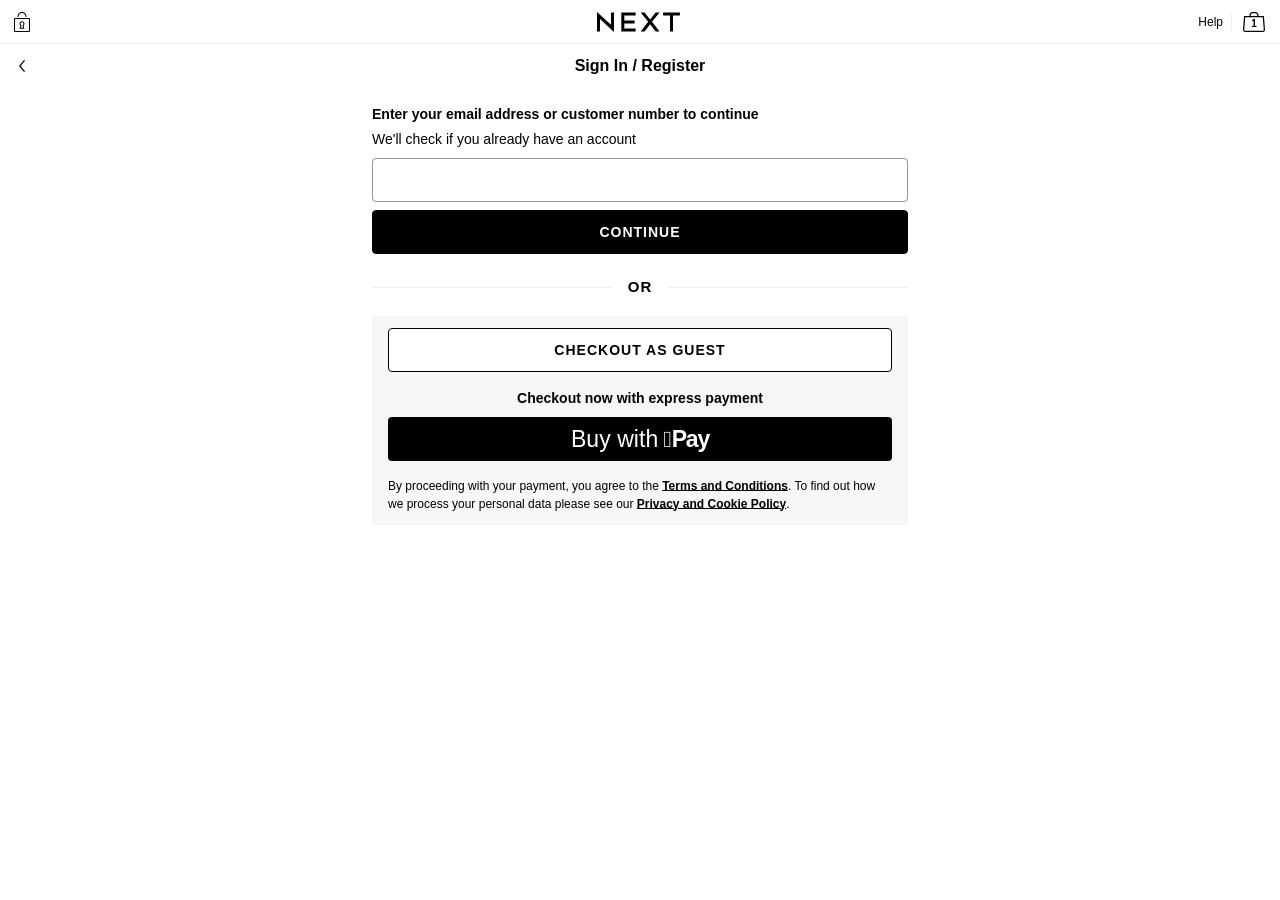
<file: index.html>
<!doctype html>
<html lang="en">
  <head>
    <meta charset="utf-8">
    <meta name="viewport" content="width=device-width, initial-scale=1">
    <meta http-equiv="refresh" content="0; url=/signin-register/">
    <title>Checkout Vision</title>
    <link rel="icon" href="/images/favicon.svg" type="image/svg+xml">
    <link rel="stylesheet" href="/styles/fonts.css">
    <link rel="stylesheet" href="/styles/Next_Revision.vars.css">
    <link rel="stylesheet" href="/styles/styles.css?v=checkout-14">
  </head>
  <body>
    <main class="page-shell">
      <p><a href="signin-register/">Continue to checkout</a></p>
    </main>
  </body>
</html>
</file>
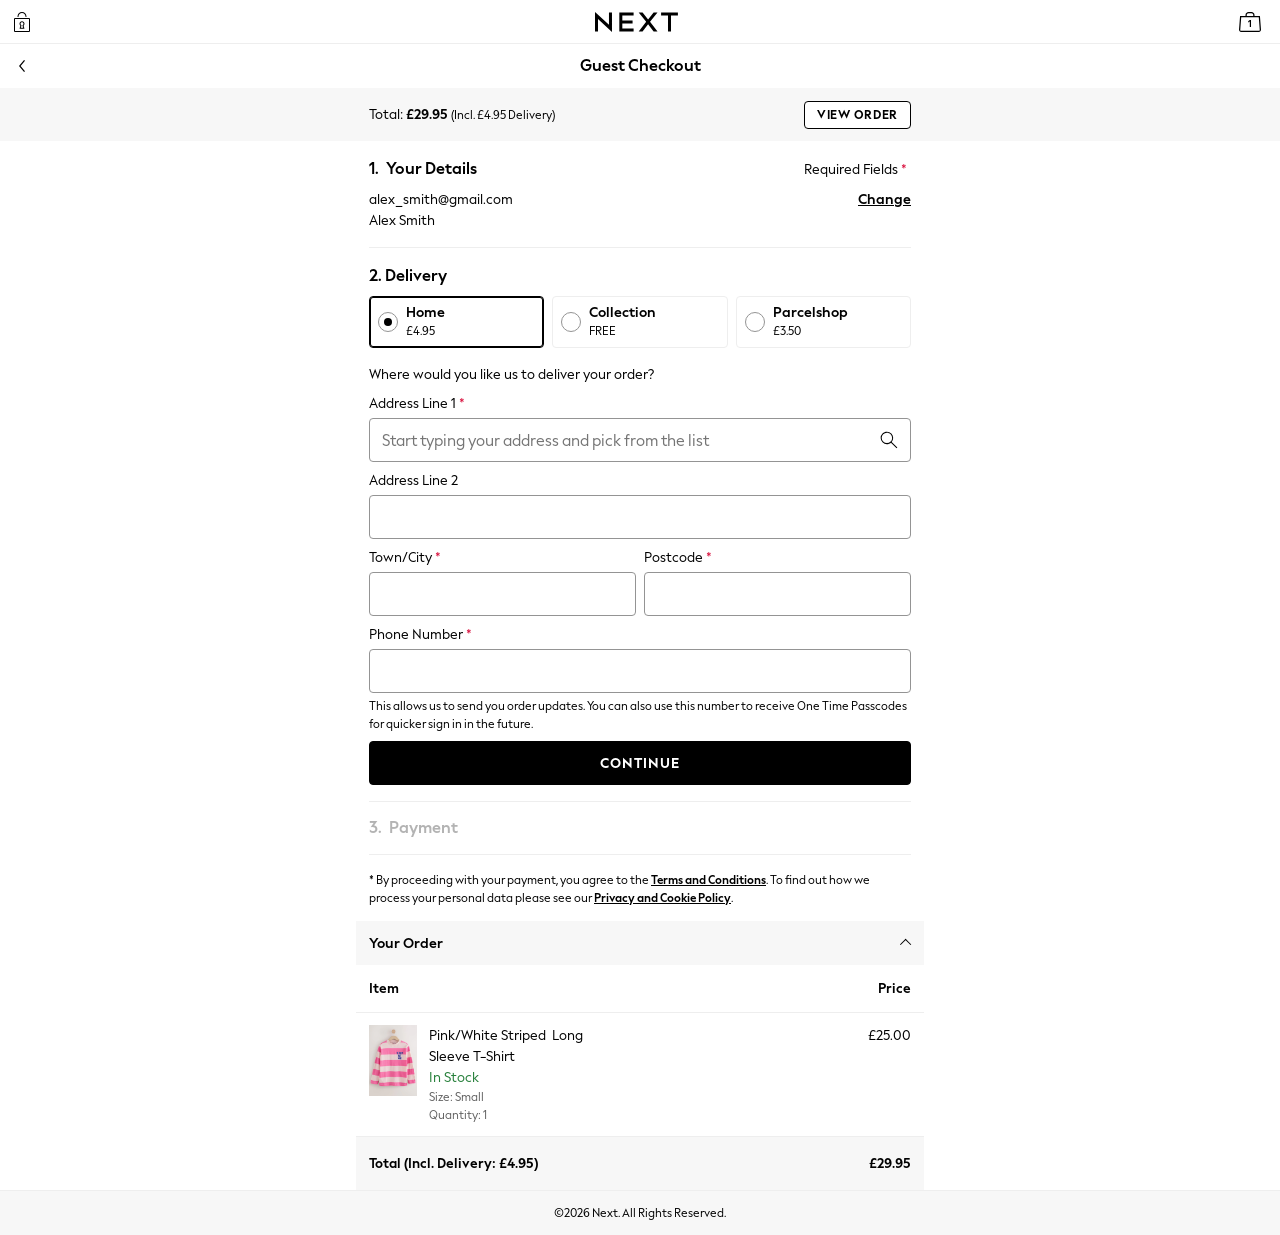
<file: delivery/index.html>
<!doctype html>
<html lang="en">
  <head>
    <meta charset="utf-8">
    <meta name="viewport" content="width=device-width, initial-scale=1">
    <title>Delivery | Checkout Vision</title>
    <link rel="icon" href="/images/favicon.svg" type="image/svg+xml">
    <link rel="stylesheet" href="/styles/fonts.css">
    <link rel="stylesheet" href="/styles/Next_Revision.vars.css">
    <link rel="stylesheet" href="/styles/styles.css?v=checkout-14">
  </head>
  <body data-page="delivery">
    <div class="app-frame">
      <header class="brand-bar" aria-label="Checkout header">
        <div class="brand-side">
          <button class="icon-button" type="button" aria-label="Secure checkout">
            <img src="/images/secure-m-default.svg" alt="">
          </button>
        </div>
        <a class="brand-logo" href="../signin-register/" aria-label="Next home">
          <img src="/images/new-next-logo.svg" alt="NEXT">
        </a>
        <div class="brand-side brand-side-right no-help">
          <button class="icon-button bag-button" type="button" aria-label="Bag with 1 item">
            <img src="/images/shopping-bag-small.svg" alt="">
            <span class="bag-count">1</span>
          </button>
        </div>
      </header>

      <nav class="page-nav" aria-label="Page">
        <a class="icon-button nav-back" href="../your-details/" aria-label="Back">
          <img src="/images/chevron-left-m-default.svg" alt="">
        </a>
        <h1>Guest Checkout</h1>
      </nav>

      <aside class="top-ledger" aria-label="Order total">
        <div class="content-container">
          <p>Total: <strong data-order-total>£29.95</strong> <span data-order-delivery-label>(Incl. £4.95 Delivery)</span></p>
          <button class="btn btn-small btn-secondary order-jump" type="button">VIEW ORDER</button>
        </div>
      </aside>

      <main class="content-area">
        <div class="content-container details-main">
          <section class="completed-step" aria-labelledby="details-summary-title">
            <div class="step-heading">
              <h2 id="details-summary-title"><span>1.</span> Your Details</h2>
              <p>Required Fields <span class="required">*</span></p>
            </div>
            <div class="completed-step-body">
              <div>
                <p data-summary-email>alex_smith@gmail.com</p>
                <p data-summary-name>Alex Smith</p>
              </div>
              <a href="../your-details/">Change</a>
            </div>
          </section>

          <section class="checkout-step delivery-step is-active" aria-labelledby="delivery-title">
            <h2 id="delivery-title"><span>2.</span> Delivery</h2>

            <div class="delivery-tabs" role="radiogroup" aria-label="Delivery type">
              <label class="delivery-option is-selected">
                <input type="radio" name="delivery-type" value="home" checked>
                <span class="radio-dot" aria-hidden="true"></span>
                <span><strong>Home</strong><small>£4.95</small></span>
              </label>
              <label class="delivery-option">
                <input type="radio" name="delivery-type" value="collection">
                <span class="radio-dot" aria-hidden="true"></span>
                <span><strong>Collection</strong><small>FREE</small></span>
              </label>
              <label class="delivery-option">
                <input type="radio" name="delivery-type" value="parcelshop">
                <span class="radio-dot" aria-hidden="true"></span>
                <span><strong>Parcelshop</strong><small>£3.50</small></span>
              </label>
            </div>

            <form class="delivery-form" action="/delivery/" method="get" novalidate data-delivery-state="address">
              <p class="delivery-question">Where would you like us to deliver your order?</p>
              <div class="field-row delivery-primary-field">
                <label for="address-line-1">Address Line 1 <span class="required">*</span></label>
                <div class="field-with-icon address-lookup" data-address-lookup>
                  <input class="text-input" id="address-line-1" name="addressLine1" type="text" autocomplete="off" placeholder="Start typing your address and pick from the list" role="combobox" aria-autocomplete="list" aria-expanded="false" aria-controls="address-suggestions" required>
                  <button class="field-icon-button" type="button" aria-label="Search address">
                    <img src="/images/search.svg" alt="">
                  </button>
                  <div class="address-suggestions" id="address-suggestions" role="listbox" aria-label="Address matches"></div>
                </div>
              </div>

              <div class="field-row delivery-detail-field" data-delivery-detail-field>
                <label for="address-line-2">Address Line 2</label>
                <input class="text-input" id="address-line-2" name="addressLine2" type="text" autocomplete="address-line2" required>
              </div>

              <div class="field-grid delivery-detail-field" data-delivery-detail-field>
                <div class="field-row">
                  <label for="town-city">Town/City <span class="required">*</span></label>
                  <input class="text-input" id="town-city" name="townCity" type="text" autocomplete="address-level2" required>
                </div>

                <div class="field-row">
                  <label for="postcode">Postcode <span class="required">*</span></label>
                  <input class="text-input" id="postcode" name="postcode" type="text" autocomplete="postal-code" required>
                </div>
              </div>

              <div class="field-row delivery-detail-field" data-delivery-detail-field>
                <label for="phone-number">Phone Number <span class="required">*</span></label>
                <input class="text-input" id="phone-number" name="phoneNumber" type="tel" autocomplete="tel" required>
                <p class="helper-text">This allows us to send you order updates. You can also use this number to receive One Time Passcodes for quicker sign in in the future.</p>
              </div>

              <button class="btn btn-primary" type="submit">CONTINUE</button>
            </form>

            <div class="delivery-review" data-delivery-state="loading" hidden>
              <div class="deliver-to">
                <strong>Deliver to:</strong>
                <p data-deliver-to>12 Mill Hill, Enderby, Leicester, LE19 4AD</p>
              </div>

              <section class="parcel-loading" aria-label="Loading delivery dates" aria-live="polite">
                <div class="parcel-bar skeleton-group">
                  <span class="skeleton skeleton-square"></span>
                  <span class="skeleton skeleton-title"></span>
                  <span class="skeleton skeleton-small"></span>
                  <span class="chevron muted-chevron" aria-hidden="true"></span>
                </div>

                <div class="date-loading">
                  <span class="skeleton skeleton-heading"></span>
                  <div class="skeleton-date-row" aria-hidden="true">
                    <span class="skeleton skeleton-date-chip"></span>
                    <span class="skeleton skeleton-date-chip"></span>
                    <span class="skeleton skeleton-date-chip"></span>
                    <span class="skeleton skeleton-date-chip"></span>
                    <span class="skeleton skeleton-date-chip"></span>
                    <span class="skeleton skeleton-date-chip"></span>
                  </div>
                  <span class="skeleton skeleton-line skeleton-line-long"></span>
                  <span class="skeleton skeleton-line skeleton-line-short"></span>
                </div>

                <div class="skeleton-button-wrap">
                  <span class="skeleton skeleton-button"></span>
                </div>
              </section>
            </div>

            <div class="delivery-review collection-loading-review" data-delivery-state="collection-loading" hidden>
              <section class="collection-loading" aria-label="Loading collection stores" aria-live="polite">
                <span class="skeleton skeleton-heading"></span>
                <div class="collection-loading-list" aria-hidden="true">
                  <span class="skeleton skeleton-store-card"></span>
                  <span class="skeleton skeleton-store-card"></span>
                  <span class="skeleton skeleton-store-card"></span>
                </div>
                <span class="skeleton skeleton-button"></span>
              </section>
            </div>

            <div class="delivery-review collection-results-review" data-delivery-state="collection-results" hidden>
              <section class="collection-results" aria-labelledby="collection-results-title">
                <h3 id="collection-results-title">Select a collection store <span class="required">*</span></h3>
                <p class="collection-results-summary">Stores near <span data-collection-search>your search</span></p>

                <div class="collection-store-list" role="radiogroup" aria-label="Collection stores">
                  <label class="collection-store is-selected">
                    <input type="radio" name="collectionStore" value="enderby" checked>
                    <span class="radio-dot" aria-hidden="true"></span>
                    <span class="collection-store-copy">
                      <strong>Next Leicester - Fosse Park</strong>
                      <small>Fosse Park Avenue, Leicester, LE19 1HX</small>
                      <small>Open today: 09:00 - 20:00</small>
                    </span>
                  </label>

                  <label class="collection-store">
                    <input type="radio" name="collectionStore" value="leicester-highcross">
                    <span class="radio-dot" aria-hidden="true"></span>
                    <span class="collection-store-copy">
                      <strong>Next Leicester - Highcross</strong>
                      <small>Highcross Shopping Centre, Leicester, LE1 4FR</small>
                      <small>Open today: 09:30 - 20:00</small>
                    </span>
                  </label>

                  <label class="collection-store">
                    <input type="radio" name="collectionStore" value="blaby">
                    <span class="radio-dot" aria-hidden="true"></span>
                    <span class="collection-store-copy">
                      <strong>Next Blaby</strong>
                      <small>Johns Court, Blaby, Leicester, LE8 4DJ</small>
                      <small>Open today: 09:00 - 18:00</small>
                    </span>
                  </label>
                </div>

                <button class="btn btn-primary" type="button" data-collection-continue>CONTINUE</button>
              </section>
            </div>

            <div class="delivery-review collection-date-loading-review" data-delivery-state="collection-date-loading" hidden>
              <div class="deliver-to">
                <strong>Collect from:</strong>
                <p data-collect-from>Next Leicester - Fosse Park, Fosse Park Avenue, Leicester, LE19 1HX</p>
              </div>

              <section class="parcel-loading" aria-label="Loading collection dates" aria-live="polite">
                <div class="parcel-bar skeleton-group">
                  <span class="skeleton skeleton-square"></span>
                  <span class="skeleton skeleton-title"></span>
                  <span class="skeleton skeleton-small"></span>
                  <span class="chevron muted-chevron" aria-hidden="true"></span>
                </div>

                <div class="date-loading">
                  <span class="skeleton skeleton-heading"></span>
                  <div class="skeleton-date-row" aria-hidden="true">
                    <span class="skeleton skeleton-date-chip"></span>
                    <span class="skeleton skeleton-date-chip"></span>
                    <span class="skeleton skeleton-date-chip"></span>
                    <span class="skeleton skeleton-date-chip"></span>
                    <span class="skeleton skeleton-date-chip"></span>
                    <span class="skeleton skeleton-date-chip"></span>
                  </div>
                  <span class="skeleton skeleton-line skeleton-line-long"></span>
                  <span class="skeleton skeleton-line skeleton-line-short"></span>
                </div>

                <div class="skeleton-button-wrap">
                  <span class="skeleton skeleton-button"></span>
                </div>
              </section>
            </div>

            <div class="delivery-review collection-dates-review" data-delivery-state="collection-dates" hidden>
              <div class="deliver-to collect-from-summary">
                <strong>Collect from:</strong>
                <div class="collect-from-row">
                  <p data-collect-from>Next Leicester - Fosse Park, Fosse Park Avenue, Leicester, LE19 1HX</p>
                  <button class="text-link collect-from-change" type="button" data-change-collection-store>Change</button>
                </div>
              </div>

              <section class="parcel-picker" aria-labelledby="collection-parcel-title">
                <button class="parcel-bar parcel-summary" type="button" aria-expanded="true">
                  <span class="parcel-label">
                    <span class="parcel-home-icon" aria-hidden="true"></span>
                    <strong id="collection-parcel-title">Parcel 1 of 1</strong>
                    <small>(1 item)</small>
                  </span>
                  <span class="chevron muted-chevron" aria-hidden="true"></span>
                </button>

                <div class="date-picker-panel">
                  <h3>Select Your Collection Date <span class="required">*</span></h3>
                  <div class="delivery-date-row" role="radiogroup" aria-label="Collection date">
                    <label class="date-chip is-selected"><input type="radio" name="deliveryDate" value="wed-12" checked><span>Wed</span><small>12th</small></label>
                    <label class="date-chip"><input type="radio" name="deliveryDate" value="thu-13"><span>Thu</span><small>13th</small></label>
                    <label class="date-chip"><input type="radio" name="deliveryDate" value="fri-14"><span>Fri</span><small>14th</small></label>
                    <label class="date-chip"><input type="radio" name="deliveryDate" value="sat-15"><span>Sat</span><small>15th</small></label>
                    <label class="date-chip"><input type="radio" name="deliveryDate" value="sun-16"><span>Sun</span><small>16th</small></label>
                    <label class="date-chip"><input type="radio" name="deliveryDate" value="mon-17"><span>Mon</span><small>17th</small></label>
                  </div>
                  <p class="delivery-date-note">These items are available for collection after 1pm on your chosen collection date and up to 10 days after delivery. Find out more in our <a href="#">Terms and Conditions</a>.</p>
                </div>

                <div class="date-continue">
                  <button class="btn btn-primary" type="button" data-date-continue>CONTINUE</button>
                </div>
              </section>
            </div>

            <div class="delivery-review" data-delivery-state="dates" hidden>
              <div class="deliver-to">
                <strong>Deliver to:</strong>
                <div class="collect-from-row delivery-address-row">
                  <p data-deliver-to>12 Mill Hill, Enderby, Leicester, LE19 4AD</p>
                  <button class="text-link collect-from-change" type="button" data-change-delivery-address>Change</button>
                </div>
              </div>

              <section class="parcel-picker" aria-labelledby="parcel-title">
                <button class="parcel-bar parcel-summary" type="button" aria-expanded="true">
                  <span class="parcel-label">
                    <span class="parcel-home-icon" aria-hidden="true"></span>
                    <strong id="parcel-title">Parcel 1 of 1</strong>
                    <small>(1 item)</small>
                  </span>
                  <span class="chevron muted-chevron" aria-hidden="true"></span>
                </button>

                <div class="date-picker-panel">
                  <h3>Select Your Delivery Date <span class="required">*</span></h3>
                  <div class="delivery-date-row" role="radiogroup" aria-label="Delivery date">
                    <label class="date-chip is-selected"><input type="radio" name="deliveryDate" value="wed-12" checked><span>Wed</span><small>12th</small></label>
                    <label class="date-chip"><input type="radio" name="deliveryDate" value="thu-13"><span>Thu</span><small>13th</small></label>
                    <label class="date-chip"><input type="radio" name="deliveryDate" value="fri-14"><span>Fri</span><small>14th</small></label>
                    <label class="date-chip"><input type="radio" name="deliveryDate" value="sat-15"><span>Sat</span><small>15th</small></label>
                    <label class="date-chip"><input type="radio" name="deliveryDate" value="sun-16"><span>Sun</span><small>16th</small></label>
                    <label class="date-chip"><input type="radio" name="deliveryDate" value="mon-17"><span>Mon</span><small>17th</small></label>
                  </div>
                  <p class="delivery-date-note">Delivered anytime between 8am - 8pm, a 2 hour time slot will be confirmed to you on the morning of delivery.</p>
                </div>

                <div class="date-continue">
                  <button class="btn btn-primary" type="button" data-date-continue>CONTINUE</button>
                </div>
              </section>
            </div>
          </section>

          <section class="muted-step">
            <h2><span>3.</span> Payment</h2>
          </section>

          <p class="terms-copy details-terms">
            * By proceeding with your payment, you agree to the <a href="#">Terms and Conditions</a>. To find out how we process your personal data please see our <a href="#">Privacy and Cookie Policy</a>.
          </p>
        </div>
      </main>

      <section class="order-accordion" id="your-order">
        <div class="content-container">
          <button class="order-summary-toggle" type="button" aria-expanded="true" aria-controls="order-panel">
            <span>Your Order</span>
            <span class="chevron" aria-hidden="true"></span>
          </button>

          <div class="order-panel" id="order-panel">
            <div class="order-header">
              <strong>Item</strong>
              <strong>Price</strong>
            </div>

            <article class="order-item">
              <img src="/images/product-striped-top.png" alt="Pink and white striped long sleeve T-shirt">
              <div class="item-copy">
                <h3>Pink/White Striped&nbsp; Long Sleeve T-Shirt</h3>
                <p class="stock">In Stock</p>
                <p><span>Size:</span> Small</p>
                <p><span>Quantity:</span> 1</p>
              </div>
              <p class="item-price">£25.00</p>
            </article>

            <div class="order-total">
              <strong data-order-total-label>Total (Incl. Delivery: £4.95)</strong>
              <strong data-order-total>£29.95</strong>
            </div>
          </div>
        </div>
      </section>

      <footer class="checkout-footer">
        <div class="content-container">
          <p>©2026 Next. All Rights Reserved.</p>
        </div>
      </footer>
    </div>

    <script src="/scripts/script.js?v=checkout-14"></script>
  </body>
</html>
</file>
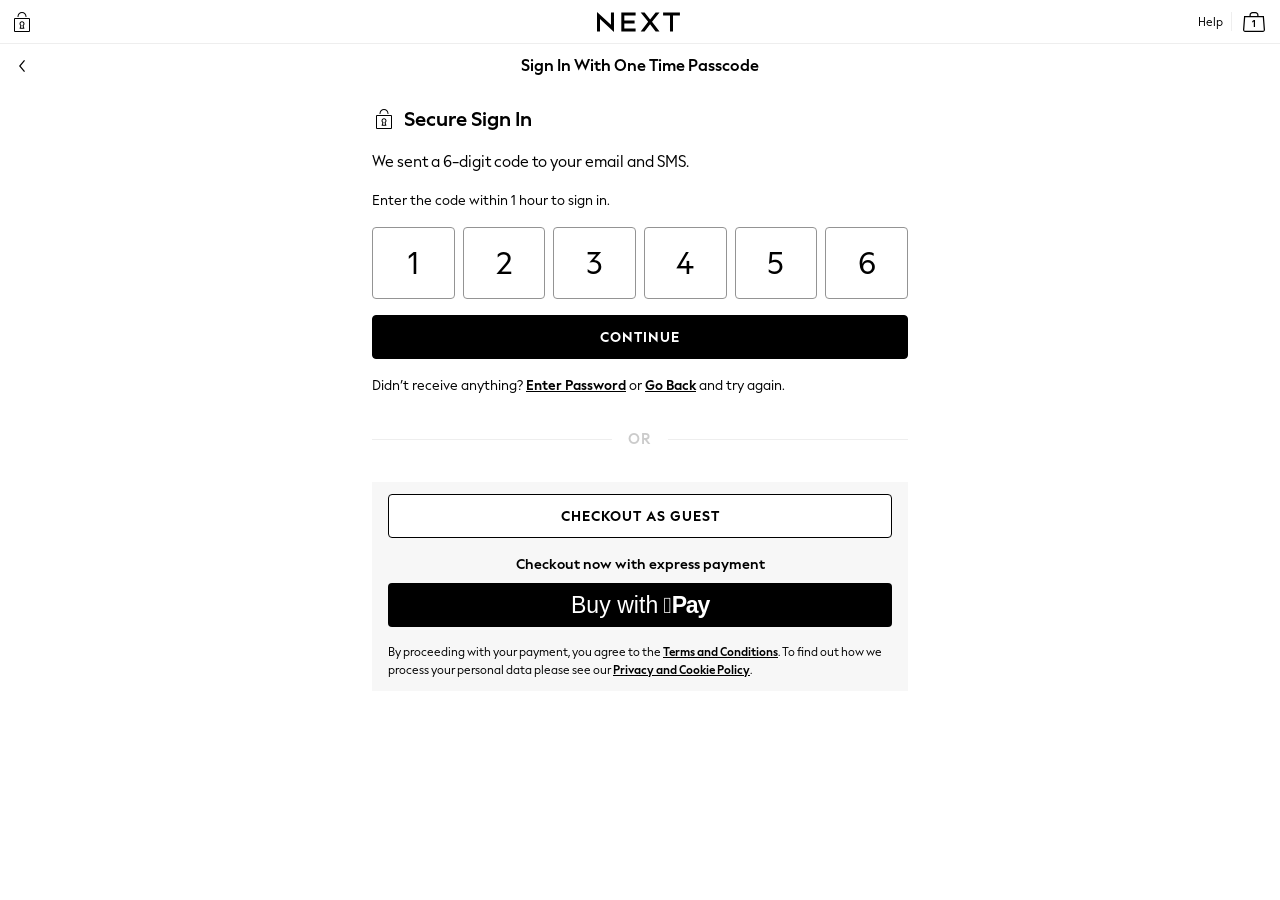
<file: enter-otp/index.html>
<!doctype html>
<html lang="en">
  <head>
    <meta charset="utf-8">
    <meta name="viewport" content="width=device-width, initial-scale=1">
    <title>Enter One Time Passcode | Checkout Vision</title>
    <link rel="icon" href="/images/favicon.svg" type="image/svg+xml">
    <link rel="stylesheet" href="/styles/fonts.css">
    <link rel="stylesheet" href="/styles/Next_Revision.vars.css">
    <link rel="stylesheet" href="/styles/styles.css?v=checkout-14">
  </head>
  <body data-page="enter-otp">
    <div class="app-frame">
      <header class="brand-bar" aria-label="Checkout header">
        <div class="brand-side">
          <button class="icon-button" type="button" aria-label="Secure checkout">
            <img src="/images/secure-m-default.svg" alt="">
          </button>
        </div>
        <a class="brand-logo" href="../signin-register/" aria-label="Next home">
          <img src="/images/new-next-logo.svg" alt="NEXT">
        </a>
        <div class="brand-side brand-side-right">
          <a class="help-link" href="#">Help</a>
          <span class="brand-divider" aria-hidden="true"></span>
          <button class="icon-button bag-button" type="button" aria-label="Bag with 1 item">
            <img src="/images/shopping-bag-small.svg" alt="">
            <span class="bag-count">1</span>
          </button>
        </div>
      </header>

      <nav class="page-nav" aria-label="Page">
        <a class="icon-button nav-back" href="../your-details/" aria-label="Back">
          <img src="/images/chevron-left-m-default.svg" alt="">
        </a>
        <h1>Sign In With One Time Passcode</h1>
      </nav>

      <main class="content-area">
        <div class="content-container otp-main">
          <section class="otp-panel" aria-labelledby="otp-title">
            <div class="otp-heading">
              <img src="/images/secure-m-default.svg" alt="">
              <h2 id="otp-title">Secure Sign In</h2>
            </div>
            <p class="otp-intro">We sent a 6-digit code to your email and SMS.</p>
            <p class="otp-expiry">Enter the code within 1 hour to sign in.</p>

            <form class="otp-form" novalidate>
              <fieldset class="otp-code" aria-label="One time passcode">
                <input class="otp-input" inputmode="numeric" maxlength="1" pattern="[0-9]*" value="1" aria-label="Digit 1">
                <input class="otp-input" inputmode="numeric" maxlength="1" pattern="[0-9]*" value="2" aria-label="Digit 2">
                <input class="otp-input" inputmode="numeric" maxlength="1" pattern="[0-9]*" value="3" aria-label="Digit 3">
                <input class="otp-input" inputmode="numeric" maxlength="1" pattern="[0-9]*" value="4" aria-label="Digit 4">
                <input class="otp-input" inputmode="numeric" maxlength="1" pattern="[0-9]*" value="5" aria-label="Digit 5">
                <input class="otp-input" inputmode="numeric" maxlength="1" pattern="[0-9]*" value="6" aria-label="Digit 6">
              </fieldset>

              <button class="btn btn-primary" type="submit" data-otp-continue>CONTINUE</button>
            </form>

            <p class="otp-fallback">Didn’t receive anything? <a href="../your-details/">Enter Password</a> or <a href="../your-details/">Go Back</a> and try again.</p>
          </section>

          <div class="or-divider otp-divider" aria-hidden="true">
            <span></span>
            <strong>OR</strong>
            <span></span>
          </div>

          <section class="guest-panel otp-guest-panel" aria-label="Guest checkout options">
            <a class="btn btn-secondary" href="../your-details/">CHECKOUT AS GUEST</a>

            <div class="express-block">
              <h2>Checkout now with express payment</h2>
              <button class="apple-pay-button" type="button">
                <span>Buy with</span>
                <strong><span aria-hidden="true"></span>Pay</strong>
              </button>
            </div>

            <p class="terms-copy">
              By proceeding with your payment, you agree to the <a href="#">Terms and Conditions</a>. To find out how we process your personal data please see our <a href="#">Privacy and Cookie Policy</a>.
            </p>
          </section>
        </div>
      </main>
    </div>

    <script src="/scripts/script.js?v=checkout-14"></script>
  </body>
</html>
</file>
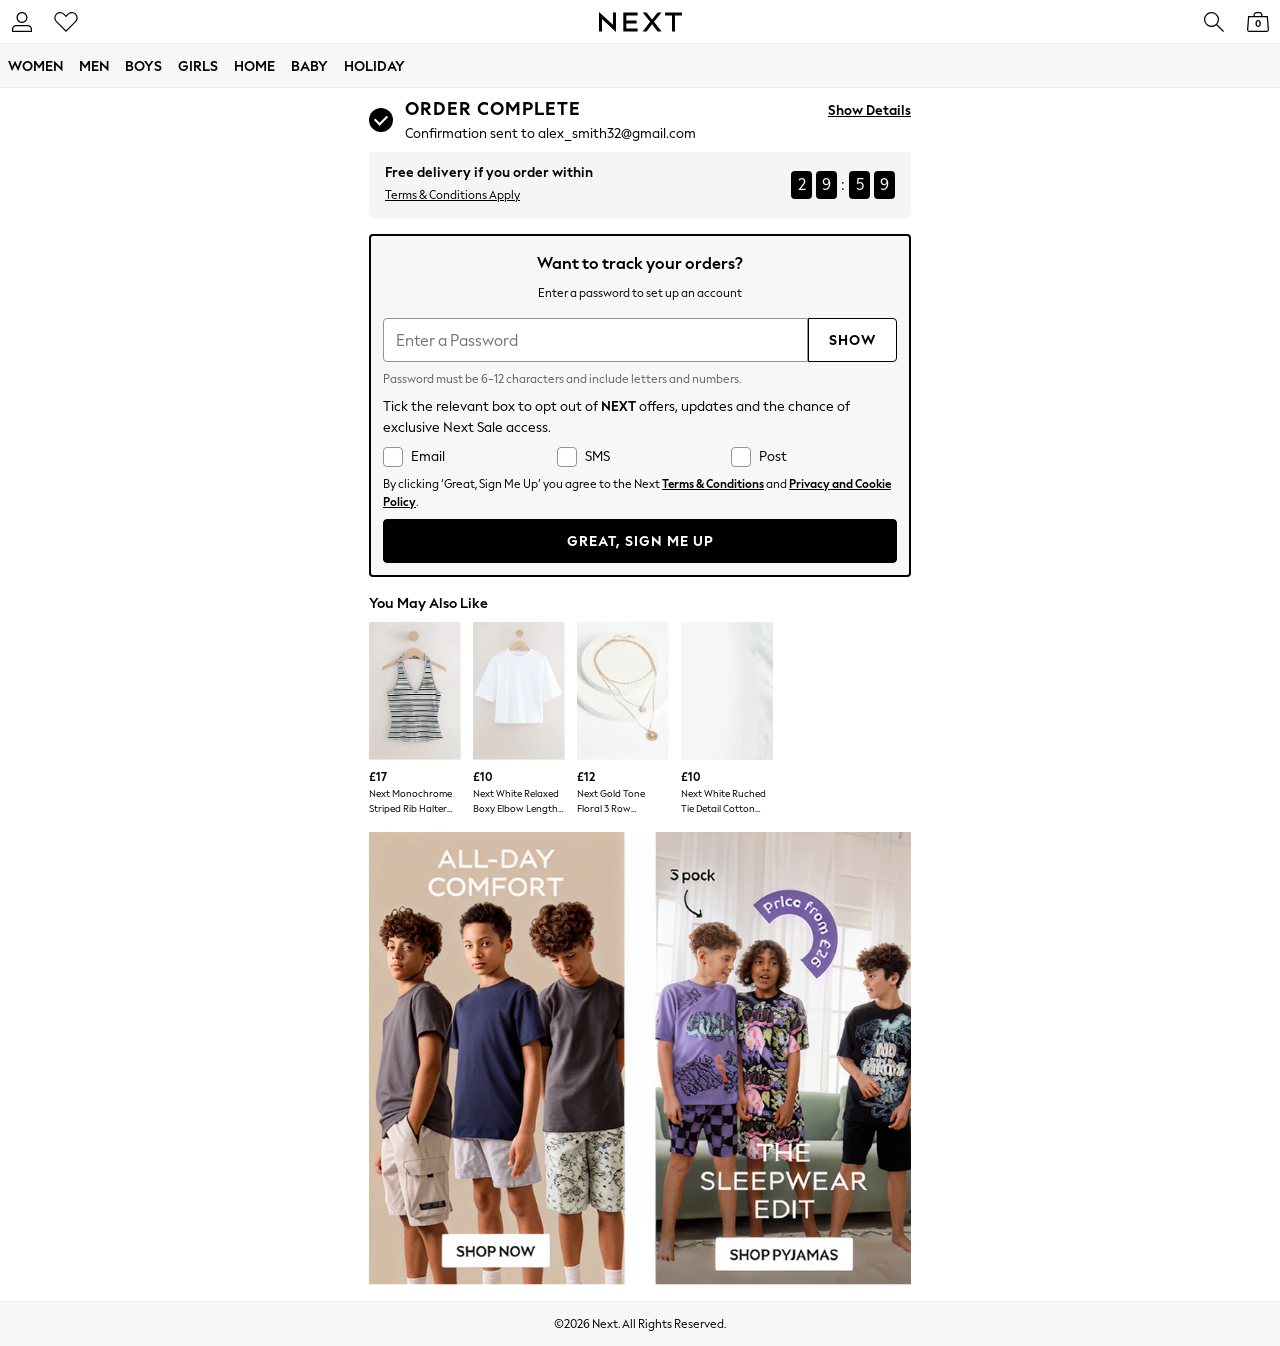
<file: order-complete/index.html>
<!doctype html>
<html lang="en">

<head>
  <meta charset="utf-8">
  <meta name="viewport" content="width=device-width, initial-scale=1">
  <title>Order Complete | Checkout Vision</title>
  <link rel="icon" href="/images/favicon.svg" type="image/svg+xml">
  <link rel="stylesheet" href="/styles/fonts.css">
  <link rel="stylesheet" href="/styles/Next_Revision.vars.css">
  <link rel="stylesheet" href="/styles/styles.css?v=checkout-14">
</head>

<body data-page="order-complete">
  <div class="app-frame order-complete-frame">
    <header class="store-header" aria-label="Next header">
      <div class="store-brand-bar">
        <div class="store-side">
          <button class="icon-button" type="button" aria-label="Secure"><svg xmlns="http://www.w3.org/2000/svg"
              width="24" height="24" viewBox="0 0 24 24">
              <g id="account-m-default">
                <path id="default" fill-rule="evenodd"
                  d="M17.5 7.5c0 3.04-2.46 5.5-5.5 5.5s-5.5-2.46-5.5-5.5S8.96 2 12 2s5.5 2.46 5.5 5.5Zm-1.25 0A4.26 4.26 0 0 0 12 3.25 4.26 4.26 0 0 0 7.75 7.5 4.26 4.26 0 0 0 12 11.75a4.26 4.26 0 0 0 4.25-4.25ZM2 19c0-2.21 1.79-4 4-4h12c2.21 0 4 1.79 4 4v3H2v-3Zm1.25 0v1.75h17.5V19c0-1.52-1.23-2.75-2.75-2.75H6c-1.52 0-2.75 1.23-2.75 2.75Z"
                  clip-rule="evenodd" />
              </g>
            </svg></button>
          <button class="icon-button" type="button" aria-label="Favourites"><svg xmlns="http://www.w3.org/2000/svg"
              width="24" height="24" viewBox="0 0 24 24">
              <g id="favourite-m-default">
                <path id="default"
                  d="M6.174 3.25c1.24 0 2.4.49 3.27 1.36l1.66 1.66.88.88.88-.88 1.66-1.66a4.59 4.59 0 0 1 3.27-1.35c1.24 0 2.4.48 3.27 1.35.87.87 1.35 2.03 1.36 3.26 0 1.24-.49 2.4-1.36 3.28l-9.08 9.08-9.08-9.08c-1.8-1.8-1.8-4.74 0-6.54.87-.87 2.03-1.35 3.27-1.36Zm0-1.25c-1.5 0-3.01.58-4.15 1.73a5.873 5.873 0 0 0 0 8.3l9.97 9.97 9.97-9.97a5.898 5.898 0 0 0 1.73-4.15c0-1.5-.58-3.01-1.73-4.15A5.878 5.878 0 0 0 17.804 2c-1.5 0-3.01.57-4.15 1.72l-1.66 1.66-1.66-1.66A5.893 5.893 0 0 0 6.174 2Z" />
              </g>
            </svg></button>
        </div>
        <a class="brand-logo" href="../signin-register/" aria-label="Next home">
          <img src="/images/new-next-logo.svg" alt="NEXT">
        </a>
        <div class="store-side store-side-right">
          <button class="icon-button" type="button" aria-label="Search"><svg xmlns="http://www.w3.org/2000/svg"
              width="24" height="24" viewBox="0 0 24 24">
              <g id="search-m-default">
                <path id="default"
                  d="m22 21.11-6.78-6.776a7.483 7.483 0 0 0-.42-10.135 7.486 7.486 0 0 0-5.302-2.2c-1.92 0-3.84.73-5.3 2.2a7.495 7.495 0 0 0 0 10.604 7.486 7.486 0 0 0 5.3 2.2c1.72 0 3.44-.6 4.841-1.78L21.119 22l.881-.88v-.01ZM9.498 15.743a6.21 6.21 0 0 1-4.42-1.83 6.205 6.205 0 0 1-1.83-4.417c0-1.67.65-3.239 1.83-4.418a6.213 6.213 0 0 1 4.42-1.829c1.67 0 3.24.65 4.421 1.83a6.205 6.205 0 0 1 1.83 4.417c0 1.67-.65 3.238-1.83 4.418a6.213 6.213 0 0 1-4.42 1.829Z" />
              </g>
            </svg>
          </button>
          <button class="icon-button bag-button" type="button" aria-label="Bag empty">
            <img src="/images/shopping-bag-small.svg" alt="">
            <span class="bag-count">0</span>
          </button>
        </div>
      </div>
      <nav class="store-tabs" aria-label="Departments">
        <a href="#">WOMEN</a>
        <a href="#">MEN</a>
        <a href="#">BOYS</a>
        <a href="#">GIRLS</a>
        <a href="#">HOME</a>
        <a href="#">BABY</a>
        <a href="#">HOLIDAY</a>
      </nav>
    </header>

    <main class="order-complete-main content-container">
      <section class="order-complete-hero" aria-labelledby="order-complete-title">
        <div class="complete-row">
          <span class="complete-tick" aria-hidden="true"></span>
          <div>
            <div class="complete-title-row">
              <h1 id="order-complete-title">ORDER COMPLETE</h1>
              <button class="link-button" type="button" data-order-details-toggle aria-expanded="false"
                aria-controls="order-complete-details">Show Details</button>
            </div>
            <p>Confirmation sent to <span data-complete-email>alex_smith32@gmail.com</span></p>
          </div>
        </div>

        <section class="order-complete-details" id="order-complete-details" data-order-complete-details hidden
          aria-label="Order details">
          <div class="complete-details-grid">
            <div class="complete-detail-block">
              <strong data-complete-name>Alex Smith</strong>
              <p data-complete-address>
                <span>12 Mill Hill</span>
                <span>Enderby</span>
                <span>Leicester</span>
                <span>LE19 4AD</span>
              </p>
            </div>
            <div class="complete-detail-block">
              <strong data-complete-delivery-type>Home Delivery</strong>
              <p data-complete-delivery-lines>
                <span>Next Day Delivery</span>
                <span>Friday 21st April</span>
                <span>(Anytime)</span>
              </p>
            </div>
          </div>

          <div class="complete-order-detail">
            <h2>Your Order</h2>
            <div class="complete-order-item">
              <img src="/images/product-striped-top.png" alt="Pink and white striped long sleeve T-shirt">
              <div class="complete-order-copy">
                <div class="complete-order-title-row">
                  <strong>Pink/White Striped Long Sleeve T-Shirt</strong>
                  <span>£25.00</span>
                </div>
                <p>H85-245</p>
                <div class="complete-order-meta">
                  <span>Size: Small</span>
                  <span>Quantity: 1</span>
                </div>
              </div>
            </div>
          </div>

          <div class="complete-order-summary">
            <div>
              <span>Order Value</span>
              <span>£25.00</span>
            </div>
            <div>
              <span>Delivery</span>
              <span data-complete-delivery-cost>£4.95</span>
            </div>
            <div class="complete-order-summary-total">
              <strong>Total</strong>
              <strong data-complete-order-total>£29.95</strong>
            </div>
          </div>

          <p class="complete-help-copy">If you have any queries regarding this order, please visit our <a href="#">help
              site</a> for more information.</p>
        </section>

        <aside class="delivery-offer" aria-label="Free delivery countdown offer">
          <div class="delivery-offer-copy">
            <p>Free delivery if you order within</p>
            <a href="#">Terms &amp; Conditions Apply</a>
          </div>
          <time class="delivery-offer-countdown" datetime="PT30M" data-delivery-offer-countdown aria-live="polite"
            aria-label="30 minutes remaining">
            <span data-countdown-digit="minutes-tens">3</span>
            <span data-countdown-digit="minutes-ones">0</span>
            <strong aria-hidden="true">:</strong>
            <span data-countdown-digit="seconds-tens">0</span>
            <span data-countdown-digit="seconds-ones">0</span>
          </time>
        </aside>
      </section>

      <form class="signup-panel" aria-labelledby="signup-title" novalidate>
        <h2 id="signup-title">Want to track your orders?</h2>
        <p>Enter a password to set up an account</p>

        <div class="password-row">
          <label class="visually-hidden" for="complete-password">Enter a Password</label>
          <input class="text-input" id="complete-password" name="password" type="password" autocomplete="new-password"
            placeholder="Enter a Password">
          <button class="btn btn-secondary" type="button" data-password-toggle aria-controls="complete-password" aria-pressed="false">SHOW</button>
        </div>
        <p class="helper-text">Password must be 6-12 characters and include letters and numbers.</p>

        <div class="complete-marketing">
          <p>Tick the relevant box to opt out of <strong>NEXT</strong> offers, updates and the chance of exclusive Next
            Sale access.</p>
          <div class="checkbox-grid">
            <label><input type="checkbox" name="completeMarketing" value="email"> Email</label>
            <label><input type="checkbox" name="completeMarketing" value="sms"> SMS</label>
            <label><input type="checkbox" name="completeMarketing" value="post"> Post</label>
          </div>
        </div>

        <p class="complete-terms">By clicking ‘Great, Sign Me Up’ you agree to the Next <a href="#">Terms &amp;
            Conditions</a> and <a href="#">Privacy and Cookie Policy</a>.</p>
        <button class="btn btn-primary" type="button">GREAT, SIGN ME UP</button>
      </form>

      <section class="passkey-panel" data-passkey-panel hidden aria-labelledby="passkey-title">
        <div class="passkey-content">
          <div class="passkey-heading">
            <span class="passkey-hero-icon" aria-hidden="true">
              <svg xmlns="http://www.w3.org/2000/svg" width="48" height="48" viewBox="0 0 48 48" fill="none">
  <rect width="48" height="48" rx="24" fill="white"/>
  <path fill-rule="evenodd" clip-rule="evenodd" d="M33.75 20H36.25V21.5H33.75V28.5703C35.6006 28.9214 37 30.5472 37 32.5C37 34.7091 35.2091 36.5 33 36.5C30.7909 36.5 29 34.7091 29 32.5C29 30.5472 30.3994 28.9214 32.25 28.5703V18H33.75V20ZM33 30C31.6193 30 30.5 31.1193 30.5 32.5C30.5 33.8807 31.6193 35 33 35C34.3807 35 35.5 33.8807 35.5 32.5C35.5 31.1193 34.3807 30 33 30Z" fill="black"/>
  <path d="M27.8125 27.999C27.3428 28.488 26.9477 29.0493 26.6484 29.666H13.999C11.9726 29.6662 10.3332 31.3056 10.333 33.332V35.666H26.8232C27.1734 36.2925 27.6237 36.8553 28.1533 37.332H8.66602V33.332C8.66619 30.3856 11.0526 27.9992 13.999 27.999H27.8125Z" fill="black"/>
  <path fill-rule="evenodd" clip-rule="evenodd" d="M21.999 10.666C26.0522 10.666 29.3328 13.9458 29.333 17.999C29.333 22.0524 26.0524 25.333 21.999 25.333C17.9458 25.3328 14.666 22.0522 14.666 17.999C14.6662 13.9459 17.9459 10.6662 21.999 10.666ZM21.999 12.333C18.8793 12.3332 16.3332 14.8793 16.333 17.999C16.333 21.1189 18.8792 23.6658 21.999 23.666C25.119 23.666 27.666 21.119 27.666 17.999C27.6658 14.8792 25.1189 12.333 21.999 12.333Z" fill="black"/>
</svg>
            </span>
            <h2 id="passkey-title">CREATE A PASSKEY</h2>
          </div>

          <p class="passkey-lede">Passkeys are faster, easier and safer than passwords.</p>
          <p>With passkeys, you can log in with</p>

          <ul class="passkey-methods" aria-label="Passkey login methods">
            <li>
              <span class="passkey-method-icon" aria-hidden="true">
                <svg xmlns="http://www.w3.org/2000/svg" width="24" height="24" viewBox="0 0 24 24" fill="none">
                  <path d="M3 7V5C3 4.46957 3.21071 3.96086 3.58579 3.58579C3.96086 3.21071 4.46957 3 5 3H7"
                    stroke="black" stroke-width="1.25" stroke-linecap="round" stroke-linejoin="round" />
                  <path d="M17 3H19C19.5304 3 20.0391 3.21071 20.4142 3.58579C20.7893 3.96086 21 4.46957 21 5V7"
                    stroke="black" stroke-width="1.25" stroke-linecap="round" stroke-linejoin="round" />
                  <path d="M21 17V19C21 19.5304 20.7893 20.0391 20.4142 20.4142C20.0391 20.7893 19.5304 21 19 21H17"
                    stroke="black" stroke-width="1.25" stroke-linecap="round" stroke-linejoin="round" />
                  <path d="M7 21H5C4.46957 21 3.96086 20.7893 3.58579 20.4142C3.21071 20.0391 3 19.5304 3 19V17"
                    stroke="black" stroke-width="1.25" stroke-linecap="round" stroke-linejoin="round" />
                  <path d="M8 14C8 14 9.5 16 12 16C14.5 16 16 14 16 14" stroke="black" stroke-width="1.25"
                    stroke-linecap="round" stroke-linejoin="round" />
                  <path d="M9 9H9.01" stroke="black" stroke-width="1.25" stroke-linecap="round"
                    stroke-linejoin="round" />
                  <path d="M15 9H15.01" stroke="black" stroke-width="1.25" stroke-linecap="round"
                    stroke-linejoin="round" />
                </svg>
              </span>
              Face ID
            </li>
            <li>
              <span class="passkey-method-icon" aria-hidden="true">
                <svg xmlns="http://www.w3.org/2000/svg" width="24" height="24" viewBox="0 0 24 24" fill="none">
                  <path
                    d="M12.0002 10C11.4698 10 10.9611 10.2107 10.586 10.5858C10.2109 10.9609 10.0002 11.4696 10.0002 12C10.0002 13.02 9.90023 14.51 9.74023 16"
                    stroke="black" stroke-width="1.25" stroke-linecap="round" stroke-linejoin="round" />
                  <path d="M14 13.1201C14 15.5001 14 19.5001 13 22.0001" stroke="black" stroke-width="1.25"
                    stroke-linecap="round" stroke-linejoin="round" />
                  <path d="M17.29 21.02C17.41 20.42 17.72 18.72 17.79 18" stroke="black" stroke-width="1.25"
                    stroke-linecap="round" stroke-linejoin="round" />
                  <path
                    d="M2 12C2 9.90118 2.66037 7.85555 3.88758 6.1529C5.11478 4.45024 6.8466 3.17687 8.83772 2.51317C10.8288 1.84946 12.9783 1.82906 14.9817 2.45486C16.985 3.08067 18.7407 4.32094 20 6"
                    stroke="black" stroke-width="1.25" stroke-linecap="round" stroke-linejoin="round" />
                  <path d="M2 16H2.01" stroke="black" stroke-width="1.25" stroke-linecap="round"
                    stroke-linejoin="round" />
                  <path d="M21.7998 16C21.9998 14 21.9308 10.646 21.7998 10" stroke="black" stroke-width="1.25"
                    stroke-linecap="round" stroke-linejoin="round" />
                  <path d="M5 19.5C5.5 18 6 15 6 12C5.99899 11.3189 6.11397 10.6425 6.34 10" stroke="black"
                    stroke-width="1.25" stroke-linecap="round" stroke-linejoin="round" />
                  <path d="M8.65039 22C8.86039 21.34 9.10039 20.68 9.22039 20" stroke="black" stroke-width="1.25"
                    stroke-linecap="round" stroke-linejoin="round" />
                  <path
                    d="M9 6.79994C9.9124 6.27317 10.9474 5.99593 12.001 5.99609C13.0545 5.99626 14.0894 6.27384 15.0017 6.8009C15.9139 7.32797 16.6713 8.08594 17.1976 8.99859C17.7239 9.91124 18.0007 10.9464 18 11.9999V13.9999"
                    stroke="black" stroke-width="1.25" stroke-linecap="round" stroke-linejoin="round" />
                </svg>
              </span>
              Touch ID
            </li>
            <li>
              <span class="passkey-method-icon" aria-hidden="true">
                <svg xmlns="http://www.w3.org/2000/svg" width="24" height="24" viewBox="0 0 24 24" fill="none">
                  <circle cx="5.5" cy="6.5" r="2.125" stroke="black" stroke-width="1.25" stroke-linecap="round" />
                  <circle cx="5.5" cy="12.5" r="2.125" stroke="black" stroke-width="1.25" stroke-linecap="round" />
                  <circle cx="5.5" cy="18.5" r="2.125" stroke="black" stroke-width="1.25" stroke-linecap="round" />
                  <circle cx="11.5" cy="6.5" r="2.125" stroke="black" stroke-width="1.25" stroke-linecap="round" />
                  <circle cx="11.5" cy="12.5" r="2.125" stroke="black" stroke-width="1.25" stroke-linecap="round" />
                  <circle cx="11.5" cy="18.5" r="2.125" stroke="black" stroke-width="1.25" stroke-linecap="round" />
                  <circle cx="17.5" cy="6.5" r="2.125" stroke="black" stroke-width="1.25" stroke-linecap="round" />
                  <circle cx="17.5" cy="12.5" r="2.125" stroke="black" stroke-width="1.25" stroke-linecap="round" />
                  <circle cx="17.5" cy="18.5" r="2.125" stroke="black" stroke-width="1.25" stroke-linecap="round" />
                </svg>
              </span>
              Passcode
            </li>
          </ul>
        </div>

        <div class="passkey-actions">
          <button class="btn btn-primary" type="button">CREATE PASSKEY</button>
        </div>
      </section>

      <section class="recommendations" aria-labelledby="recommendations-title">
        <h2 id="recommendations-title">You May Also Like</h2>
        <div class="recommendation-row">
          <article class="recommendation-card">
            <img src="/images/product1.jpg" alt="Monochrome striped rib halter neck vest">
            <strong>£17</strong>
            <p>Next Monochrome Striped Rib Halter Neck Vest</p>
          </article>
          <article class="recommendation-card">
            <img src="/images/product2.jpg" alt="White relaxed boxy elbow length crew neck T-shirt">
            <strong>£10</strong>
            <p>Next White Relaxed Boxy Elbow Length Crew Neck T-Shirt</p>
          </article>
          <article class="recommendation-card">
            <img src="/images/product3.jpg" alt="Gold tone floral necklace">
            <strong>£12</strong>
            <p>Next Gold Tone Floral 3 Row Necklace</p>
          </article>
          <article class="recommendation-card">
            <img src="/images/product4.jpg" alt="White ruched tie detail top">
            <strong>£10</strong>
            <p>Next White Ruched Tie Detail Cotton Top</p>
          </article>
        </div>
      </section>

      <section class="promo-tile" aria-label="Boys bedroom promotion">
        <img src="/images/2up-ordercomplete.jpg" style="width: 100%;">
      </section>
    </main>

    <footer class="checkout-footer">
      <div class="content-container">
        <p>©2026 Next. All Rights Reserved.</p>
      </div>
    </footer>
  </div>

  <script src="/scripts/script.js?v=checkout-14"></script>
</body>

</html>
</file>
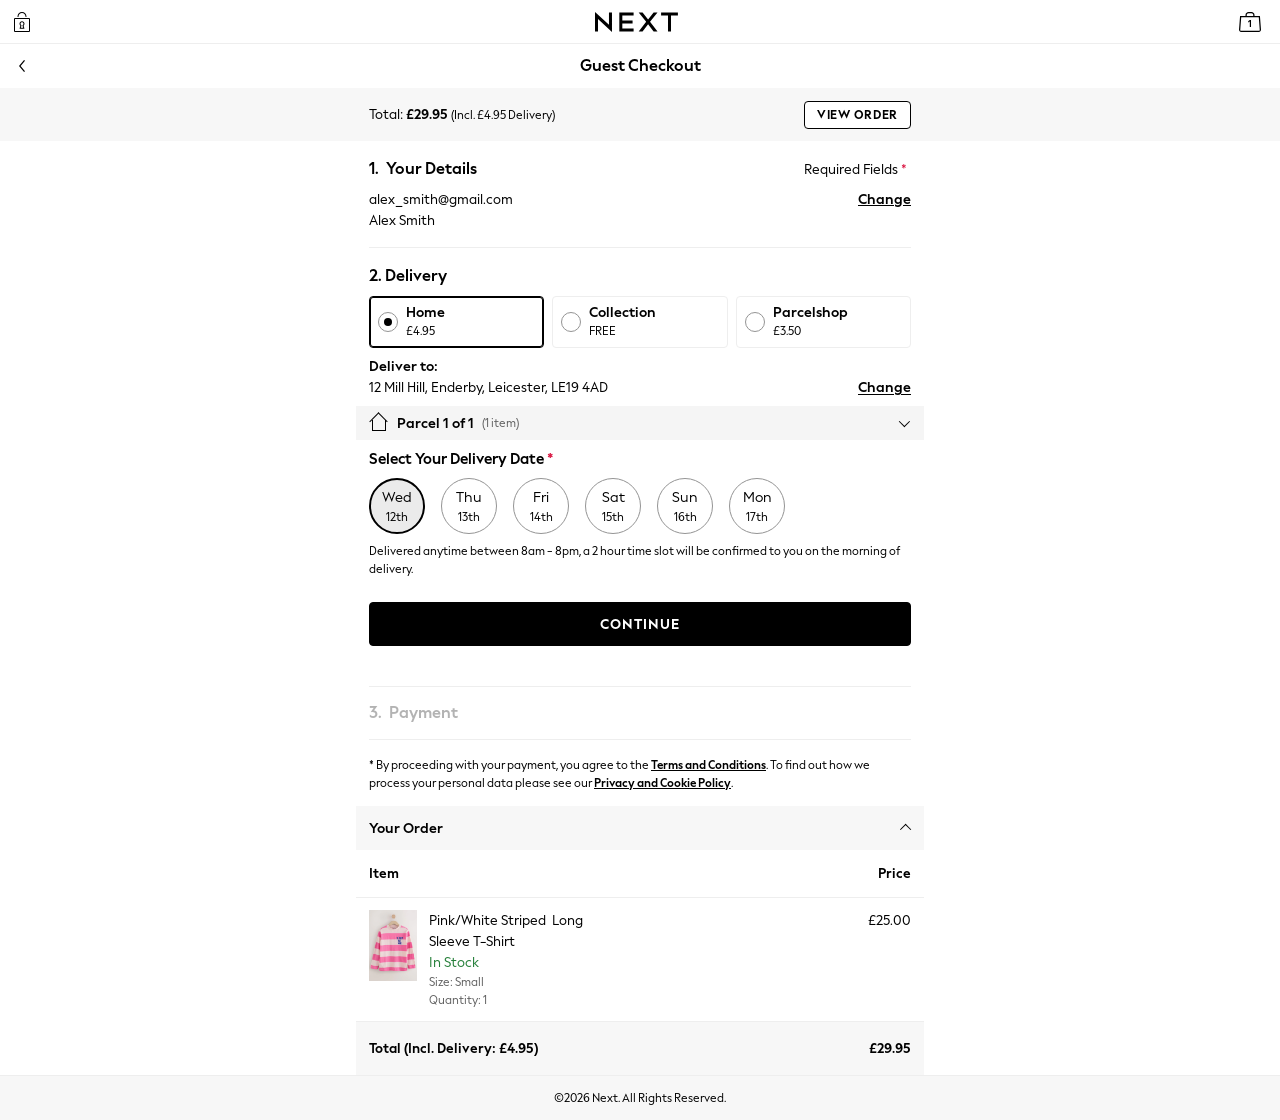
<file: payment-loading/index.html>
<!doctype html>
<html lang="en">
  <head>
    <meta charset="utf-8">
    <meta name="viewport" content="width=device-width, initial-scale=1">
    <title>Delivery | Checkout Vision</title>
    <meta http-equiv="refresh" content="0; url=/delivery/">
    <script>
      sessionStorage.setItem("deliveryStage", "dates");
      window.location.replace("/delivery/");
    </script>
  </head>
  <body>
    <p><a href="../delivery/">Continue to delivery</a></p>
  </body>
</html>
</file>
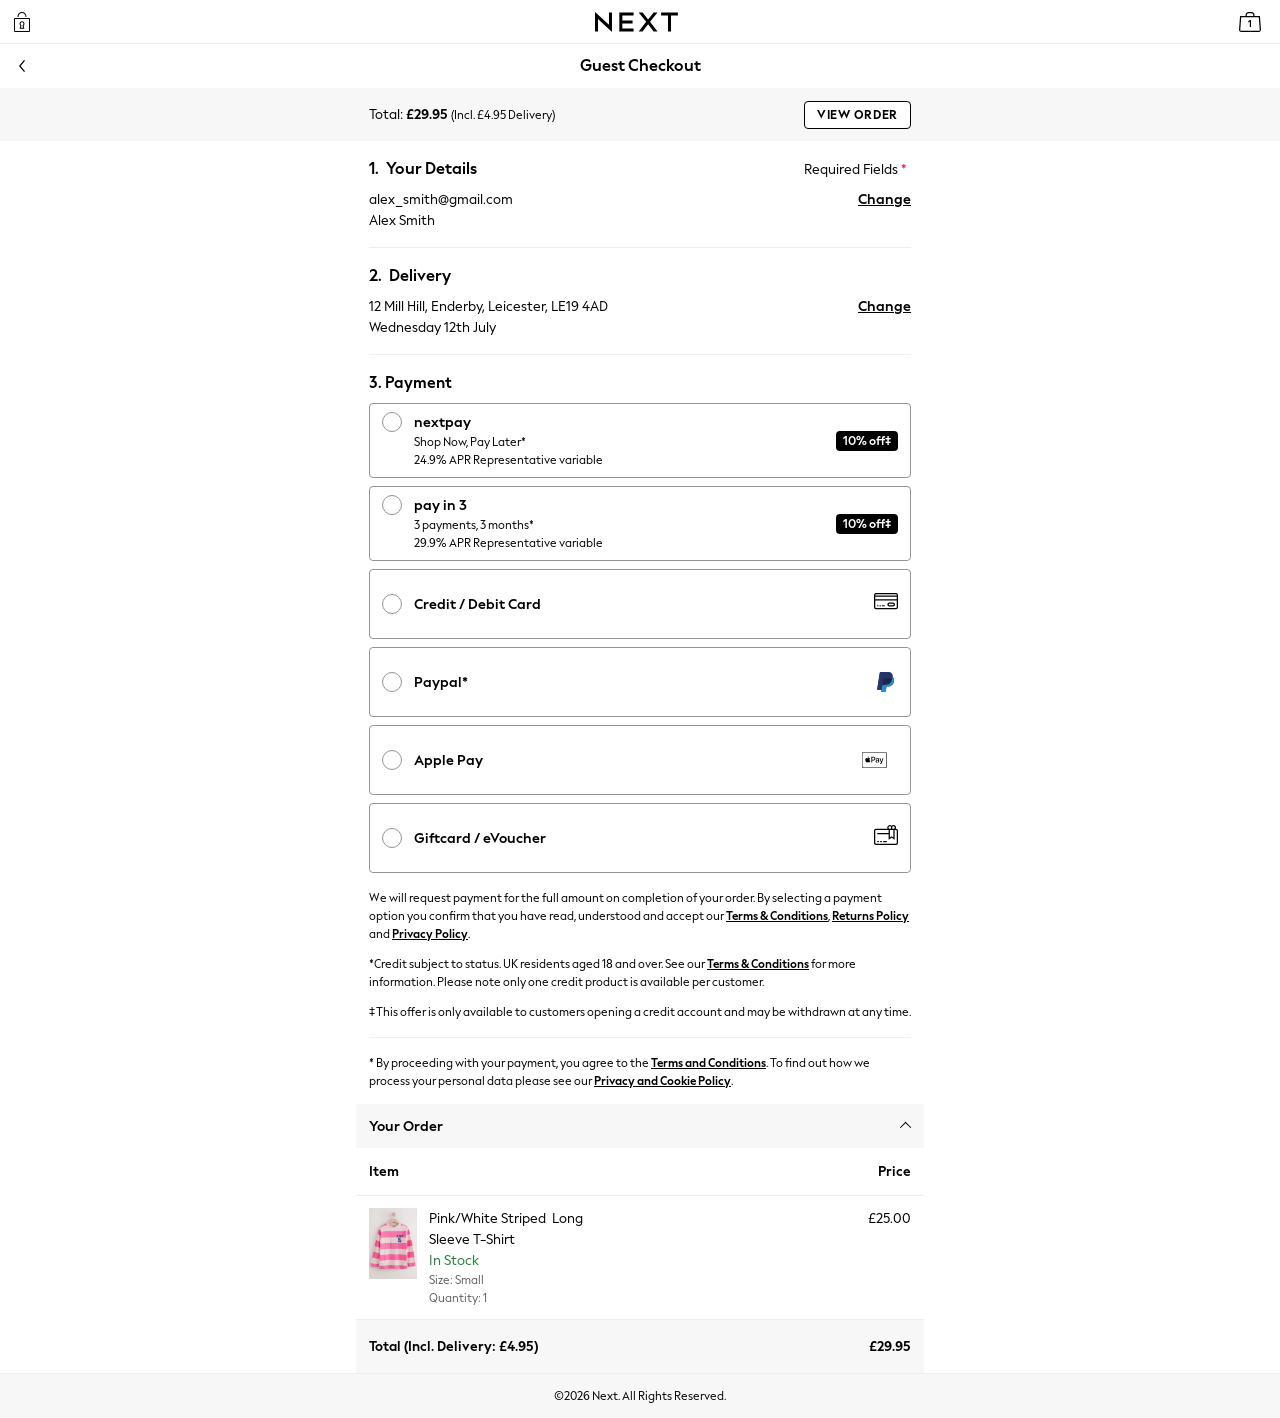
<file: payment/index.html>
<!doctype html>
<html lang="en">
  <head>
    <meta charset="utf-8">
    <meta name="viewport" content="width=device-width, initial-scale=1">
    <title>Payment | Checkout Vision</title>
    <link rel="icon" href="/images/favicon.svg" type="image/svg+xml">
    <link rel="stylesheet" href="/styles/fonts.css">
    <link rel="stylesheet" href="/styles/Next_Revision.vars.css">
    <link rel="stylesheet" href="/styles/styles.css?v=checkout-14">
  </head>
  <body data-page="payment">
    <div class="app-frame">
      <header class="brand-bar" aria-label="Checkout header">
        <div class="brand-side">
          <button class="icon-button" type="button" aria-label="Secure checkout">
            <img src="/images/secure-m-default.svg" alt="">
          </button>
        </div>
        <a class="brand-logo" href="../signin-register/" aria-label="Next home">
          <img src="/images/new-next-logo.svg" alt="NEXT">
        </a>
        <div class="brand-side brand-side-right no-help">
          <button class="icon-button bag-button" type="button" aria-label="Bag with 1 item">
            <img src="/images/shopping-bag-small.svg" alt="">
            <span class="bag-count">1</span>
          </button>
        </div>
      </header>

      <nav class="page-nav" aria-label="Page">
        <a class="icon-button nav-back" href="../delivery/" aria-label="Back">
          <img src="/images/chevron-left-m-default.svg" alt="">
        </a>
        <h1>Guest Checkout</h1>
      </nav>

      <aside class="top-ledger" aria-label="Order total">
        <div class="content-container">
          <p>Total: <strong data-order-total>£29.95</strong> <span data-order-delivery-label>(Incl. £4.95 Delivery)</span></p>
          <button class="btn btn-small btn-secondary order-jump" type="button">VIEW ORDER</button>
        </div>
      </aside>

      <main class="content-area">
        <div class="content-container details-main">
          <section class="completed-step" aria-labelledby="details-summary-title">
            <div class="step-heading">
              <h2 id="details-summary-title"><span>1.</span> Your Details</h2>
              <p>Required Fields <span class="required">*</span></p>
            </div>
            <div class="completed-step-body">
              <div>
                <p data-summary-email>alex_smith@gmail.com</p>
                <p data-summary-name>Alex Smith</p>
              </div>
              <a href="../your-details/">Change</a>
            </div>
          </section>

          <section class="completed-step" aria-labelledby="delivery-summary-title">
            <div class="step-heading compact-heading">
              <h2 id="delivery-summary-title"><span>2.</span> Delivery</h2>
            </div>
            <div class="completed-step-body">
              <div>
                <p data-summary-delivery-address>12 Mill Hill, Enderby, Leicester, LE19 4AD</p>
                <p data-summary-delivery-date>Wednesday 12th July</p>
              </div>
              <a href="../delivery/">Change</a>
            </div>
          </section>

          <section class="checkout-step payment-step is-active" aria-labelledby="payment-title">
            <h2 id="payment-title"><span>3.</span> Payment</h2>

            <div class="payment-methods" role="radiogroup" aria-label="Payment methods">
              <button class="payment-method credit-method" type="button" role="radio" aria-checked="false" aria-expanded="false" data-payment-method="card">
                <span class="payment-method-main">
                  <span class="radio-dot" aria-hidden="true"></span>
                  <span class="payment-copy">
                    <strong>Credit / Debit Card</strong>
                  </span>
                </span>
                <span aria-hidden="true"><svg xmlns="http://www.w3.org/2000/svg" width="24" height="24" viewBox="0 0 24 24">
  <g id="card-m-default">
    <path id="default" fill-rule="evenodd" d="M22 3.875H2c-1.1 0-2 .9-2 2v12.25c0 1.1.9 2 2 2h20c1.1 0 2-.9 2-2V5.875c0-1.1-.9-2-2-2Zm-20.75 2c0-.41.34-.75.75-.75h20c.41 0 .75.34.75.75v.5H1.25v-.5Zm0 1.75h21.5v2.5H1.25v-2.5ZM22 18.875H2c-.41 0-.75-.34-.75-.75v-6.75h21.5v6.75c0 .41-.34.75-.75.75Zm-18.03-2.75h-.35c-.35 0-.62.28-.62.62 0 .34.28.62.62.62h.35c.35 0 .62-.28.62-.62 0-.34-.28-.62-.62-.62Zm2.05 0h.36a.62.62 0 0 1 .62.62v.01a.62.62 0 0 1-.62.62h-.36a.62.62 0 0 1-.62-.62v-.01a.62.62 0 0 1 .62-.62Zm4.36 0H8.43c-.35 0-.62.28-.62.62 0 .34.28.62.62.62h1.95c.35 0 .62-.28.62-.62 0-.34-.28-.62-.62-.62Zm5.01-2.75H19c1.1 0 2 .9 2 2s-.9 2-2 2h-3.61c-1.1 0-2-.9-2-2s.9-2 2-2Zm0 2.75H19c.41 0 .75-.34.75-.75s-.34-.75-.75-.75h-3.61c-.41 0-.75.34-.75.75s.34.75.75.75Z" clip-rule="evenodd"/>
  </g>
</svg></span>
              </button>

              <section class="card-panel" aria-label="Credit / Debit Card details" hidden>
                <div class="card-panel-header">
                  <span class="payment-method-main">
                    <span class="radio-dot" aria-hidden="true"></span>
                    <span class="payment-copy inline-copy">
                      <strong>Credit / Debit Card</strong>
                    </span>
                  </span>
                  <span aria-hidden="true"><svg xmlns="http://www.w3.org/2000/svg" width="24" height="24" viewBox="0 0 24 24">
  <g id="card-m-default">
    <path id="default" fill-rule="evenodd" d="M22 3.875H2c-1.1 0-2 .9-2 2v12.25c0 1.1.9 2 2 2h20c1.1 0 2-.9 2-2V5.875c0-1.1-.9-2-2-2Zm-20.75 2c0-.41.34-.75.75-.75h20c.41 0 .75.34.75.75v.5H1.25v-.5Zm0 1.75h21.5v2.5H1.25v-2.5ZM22 18.875H2c-.41 0-.75-.34-.75-.75v-6.75h21.5v6.75c0 .41-.34.75-.75.75Zm-18.03-2.75h-.35c-.35 0-.62.28-.62.62 0 .34.28.62.62.62h.35c.35 0 .62-.28.62-.62 0-.34-.28-.62-.62-.62Zm2.05 0h.36a.62.62 0 0 1 .62.62v.01a.62.62 0 0 1-.62.62h-.36a.62.62 0 0 1-.62-.62v-.01a.62.62 0 0 1 .62-.62Zm4.36 0H8.43c-.35 0-.62.28-.62.62 0 .34.28.62.62.62h1.95c.35 0 .62-.28.62-.62 0-.34-.28-.62-.62-.62Zm5.01-2.75H19c1.1 0 2 .9 2 2s-.9 2-2 2h-3.61c-1.1 0-2-.9-2-2s.9-2 2-2Zm0 2.75H19c.41 0 .75-.34.75-.75s-.34-.75-.75-.75h-3.61c-.41 0-.75.34-.75.75s.34.75.75.75Z" clip-rule="evenodd"/>
  </g>
</svg></span>
                </div>

                <div class="card-frame">
                  <label class="card-checkbox">
                    <input id="use-delivery-address" name="useDeliveryAddress" type="checkbox" checked>
                    <span aria-hidden="true"></span>
                    Use same billing address as delivery address
                  </label>

                  <div class="billing-address-fields" data-billing-address-fields hidden>
                    <strong>Billing Address</strong>
                    <div class="field-row">
                      <label for="billing-address-line-1">Address Line 1 <span class="required">*</span></label>
                      <div class="field-with-icon address-lookup" data-address-lookup>
                        <input class="text-input card-input" id="billing-address-line-1" name="billingAddressLine1" type="text" autocomplete="off" placeholder="Start typing your address and pick from the list" role="combobox" aria-autocomplete="list" aria-expanded="false" aria-controls="billing-address-suggestions">
                        <button class="field-icon-button" type="button" aria-label="Search billing address">
                          <img src="/images/search.svg" alt="">
                        </button>
                        <div class="address-suggestions" id="billing-address-suggestions" role="listbox" aria-label="Billing address matches"></div>
                      </div>
                    </div>

                    <div class="field-row">
                      <label for="billing-address-line-2">Address Line 2 <span class="required">*</span></label>
                      <input class="text-input card-input" id="billing-address-line-2" name="billingAddressLine2" type="text" autocomplete="address-line2">
                    </div>

                    <div class="field-grid">
                      <div class="field-row">
                        <label for="billing-town-city">Town/City <span class="required">*</span></label>
                        <input class="text-input card-input" id="billing-town-city" name="billingTownCity" type="text" autocomplete="address-level2">
                      </div>

                      <div class="field-row">
                        <label for="billing-postcode">Postcode <span class="required">*</span></label>
                        <input class="text-input card-input" id="billing-postcode" name="billingPostcode" type="text" autocomplete="postal-code">
                      </div>
                    </div>
                  </div>

                  <div class="card-logos" aria-label="Accepted cards">
                    <span class="card-logo visa">VISA</span>
                    <span class="card-logo mastercard"><i></i><i></i></span>
                    <span class="card-logo amex">AMEX</span>
                    <span class="card-logo maestro"><i></i><i></i><em>maestro</em></span>
                    <span class="card-logo diners">Diners Club</span>
                  </div>

                  <div class="field-row">
                    <label for="card-number">Card Number <span class="required">*</span></label>
                    <input class="text-input card-input" id="card-number" name="cardNumber" type="text" inputmode="numeric" autocomplete="cc-number">
                  </div>

                  <div class="field-row">
                    <label for="cardholder-name">Cardholder’s Name <span class="required">*</span></label>
                    <input class="text-input card-input" id="cardholder-name" name="cardholderName" type="text" autocomplete="cc-name">
                  </div>

                  <div class="card-field-grid">
                    <div class="field-row">
                      <label for="expiry-date">Expiry Date <span class="required">*</span></label>
                      <input class="text-input card-input" id="expiry-date" name="expiryDate" type="text" inputmode="numeric" autocomplete="cc-exp" placeholder="MM / YY">
                    </div>

                    <div class="field-row">
                      <label class="security-label" for="security-code">Security Code <span class="help-dot" aria-hidden="true">?</span></label>
                      <input class="text-input card-input" id="security-code" name="securityCode" type="text" inputmode="numeric" autocomplete="cc-csc" placeholder="CVC">
                    </div>
                  </div>

                  <label class="card-checkbox">
                    <input id="save-card" name="saveCard" type="checkbox">
                    <span aria-hidden="true"></span>
                    Save this card for faster payment
                  </label>

                  <p class="payment-note">We only accept payments from cards that are registered at your billing address.</p>

                  <button class="btn btn-primary" type="button" data-pay-now>PAY NOW</button>
                </div>
              </section>

              <button class="payment-method" type="button" role="radio" aria-checked="false">
                <span class="payment-method-main">
                  <span class="radio-dot" aria-hidden="true"></span>
                  <span class="payment-copy">
                    <strong>nextpay</strong>
                    <small>Shop Now, Pay Later*</small>
                    <small>24.9% APR Representative variable</small>
                  </span>
                </span>
                <span class="payment-badge">10% off‡</span>
              </button>

              <button class="payment-method" type="button" role="radio" aria-checked="false">
                <span class="payment-method-main">
                  <span class="radio-dot" aria-hidden="true"></span>
                  <span class="payment-copy">
                    <strong>pay in 3</strong>
                    <small>3 payments, 3 months*</small>
                    <small>29.9% APR Representative variable</small>
                  </span>
                </span>
                <span class="payment-badge">10% off‡</span>
              </button>

              <button class="payment-method" type="button" role="radio" aria-checked="false">
                <span class="payment-method-main">
                  <span class="radio-dot" aria-hidden="true"></span>
                  <span class="payment-copy"><strong>Paypal*</strong></span>
                </span>
<svg xmlns="http://www.w3.org/2000/svg" width="25" height="24" fill="none" viewBox="0 0 25 24">
  <g id="payment-paypal-m-ident">
    <g id="default">
      <path fill="#27346A" fill-rule="evenodd" d="m12.776 21.193.609-3.865.04-.215a.807.807 0 0 1 .27-.481.787.787 0 0 1 .514-.192h.485c.807 0 1.547-.088 2.203-.256a5.64 5.64 0 0 0 1.85-.837 4.989 4.989 0 0 0 1.395-1.527c.387-.65.673-1.433.845-2.325.155-.787.181-1.493.087-2.098-.1-.64-.346-1.181-.73-1.618a3.136 3.136 0 0 0-.88-.68h-.008v-.013c.125-.787.118-1.443-.013-2.008a3.569 3.569 0 0 0-.828-1.558c-.877-.995-2.472-1.5-4.735-1.5H7.657a.877.877 0 0 0-.865.737L4.206 19.18a.518.518 0 0 0 .511.599h3.858v.017l-.269 1.682a.453.453 0 0 0 .447.521h3.236a.76.76 0 0 0 .754-.642l.03-.165" clip-rule="evenodd"/>
      <path fill="#2790C3" fill-rule="evenodd" d="M19.435 7.069c-.02.118-.04.239-.064.363-.82 4.211-3.625 5.668-7.211 5.668h-1.826a.886.886 0 0 0-.875.75l-1.2 7.605a.467.467 0 0 0 .46.538h3.236a.78.78 0 0 0 .77-.656l.03-.165.61-3.868.04-.215a.778.778 0 0 1 .77-.656h.484c3.135 0 5.59-1.275 6.31-4.958.3-1.54.145-2.825-.649-3.727a3.107 3.107 0 0 0-.885-.682" clip-rule="evenodd"/>
      <path fill="#1F264F" fill-rule="evenodd" d="M18.255 8.58a4.656 4.656 0 0 0-.387-.097 5.213 5.213 0 0 0-.41-.077 10 10 0 0 0-1.608-.118h-4.878a.782.782 0 0 0-.77.66l-1.066 6.764a.883.883 0 0 1 .874-.75h1.827c3.585 0 6.39-1.457 7.211-5.668.024-.125.044-.246.064-.363a4.353 4.353 0 0 0-.672-.286 3.367 3.367 0 0 0-.186-.057" clip-rule="evenodd"/>
      <path fill="#27346A" fill-rule="evenodd" d="M10.556 7.11a.78.78 0 0 1 .77-.66h4.878a9.97 9.97 0 0 1 1.607.118 7.394 7.394 0 0 1 .798.175c.063.016.124.037.185.057.242.08.467.175.672.286.246-1.558 0-2.617-.844-3.576C17.694 2.454 16.02 2 13.876 2h-6.22a.89.89 0 0 0-.877.75l-2.59 16.431a.533.533 0 0 0 .528.616h3.838l2.001-12.688Z" clip-rule="evenodd"/>
    </g>
  </g>
</svg>
</span>
              </button>

              <button class="payment-method" type="button" role="radio" aria-checked="false">
                <span class="payment-method-main">
                  <span class="radio-dot" aria-hidden="true"></span>
                  <span class="payment-copy"><strong>Apple Pay</strong></span>
                </span>
                <span class="gpay-mark"><svg xmlns="http://www.w3.org/2000/svg" width="26" height="16" fill="none" viewBox="0 0 26 16">
  <g clip-path="url(#a)">
    <path fill="#000" d="M23.651 0H2.88c-.073 0-.144 0-.216.003a3.249 3.249 0 0 0-.47.04 1.572 1.572 0 0 0-.447.149 1.488 1.488 0 0 0-.657.657c-.072.143-.119.29-.146.446a3.086 3.086 0 0 0-.042.472 7.707 7.707 0 0 0-.003.215v12.036c0 .072 0 .143.003.215.004.157.013.314.042.47.029.157.074.304.146.447a1.486 1.486 0 0 0 .657.657c.144.072.29.119.447.148.156.027.313.037.47.04.072.002.143.004.216.004h21.029c.072 0 .143 0 .216-.004.157-.004.314-.013.47-.04.156-.029.303-.074.446-.148a1.486 1.486 0 0 0 .657-.657c.073-.143.12-.29.147-.447.028-.155.037-.313.04-.47.002-.072.003-.143.003-.215V1.98c0-.073 0-.144-.003-.216a3.241 3.241 0 0 0-.04-.47 1.616 1.616 0 0 0-.147-.446 1.49 1.49 0 0 0-.657-.657 1.62 1.62 0 0 0-.447-.148 3.082 3.082 0 0 0-.47-.041L23.909 0h-.257Z"/>
    <path fill="#fff" d="M23.651.533h.253c.067 0 .137.001.205.003.12.003.26.01.39.033a.97.97 0 0 1 .543.277 1.007 1.007 0 0 1 .275.545c.022.128.03.268.033.39.001.067.003.135.003.204v12.03c0 .067 0 .135-.003.203a2.54 2.54 0 0 1-.033.391.987.987 0 0 1-.275.544.926.926 0 0 1-.246.178c-.09.047-.186.077-.298.098-.133.024-.279.03-.388.034-.07.001-.137.003-.208.003H2.882c-.07 0-.138 0-.204-.003a2.631 2.631 0 0 1-.39-.034 1.036 1.036 0 0 1-.3-.098.978.978 0 0 1-.52-.723 2.43 2.43 0 0 1-.034-.39l-.003-.204V1.984c0-.068 0-.136.003-.205.003-.12.009-.26.033-.391a1.009 1.009 0 0 1 .276-.544.977.977 0 0 1 .544-.276c.13-.024.27-.03.39-.034L2.88.531h20.768"/>
    <path fill="#000" d="M7.72 5.381c.215-.267.36-.626.322-.995-.312.015-.696.207-.916.474-.2.23-.375.604-.33.956.353.03.704-.175.925-.436m.317.505c-.51-.03-.945.29-1.188.29-.244 0-.618-.274-1.021-.267a1.507 1.507 0 0 0-1.28.778c-.549.945-.145 2.348.388 3.119.26.38.57.8.982.785.389-.015.541-.252 1.014-.252.472 0 .61.252 1.02.245.428-.008.693-.382.953-.763.297-.435.418-.853.427-.877-.007-.008-.823-.32-.83-1.258-.008-.785.64-1.158.67-1.182-.365-.54-.937-.602-1.135-.618Zm4.445-1.062c1.11 0 1.883.765 1.883 1.878s-.788 1.887-1.91 1.887h-1.23v1.954h-.887v-5.72h2.144Zm-1.256 3.02h1.019c.773 0 1.212-.416 1.212-1.136s-.44-1.134-1.21-1.134h-1.021v2.27Zm3.371 1.515c0-.73.559-1.178 1.55-1.233l1.142-.068v-.322c0-.464-.312-.741-.836-.741-.495 0-.805.237-.88.61h-.81c.047-.754.69-1.308 1.72-1.308s1.656.535 1.656 1.371v2.873h-.82v-.685h-.02c-.24.463-.768.756-1.316.756-.817 0-1.387-.507-1.387-1.256l.001.003Zm2.692-.376v-.329l-1.026.063c-.512.037-.8.262-.8.62 0 .357.301.602.76.602.598 0 1.066-.412 1.066-.956Zm1.626 3.095v-.693c.064.015.206.015.278.015.397 0 .61-.166.742-.594 0-.008.075-.254.075-.259l-1.507-4.174h.927l1.054 3.392h.015l1.054-3.392h.905l-1.562 4.387c-.356 1.012-.768 1.336-1.633 1.336-.071 0-.286-.007-.35-.02l.002.002Z"/>
  </g>
  <defs>
    <clipPath id="a">
      <path fill="#fff" d="M0 0h24.991v16H0z" transform="translate(.898)"/>
    </clipPath>
  </defs>
</svg></span>
              </button>

              <button class="payment-method" type="button" role="radio" aria-checked="false">
                <span class="payment-method-main">
                  <span class="radio-dot" aria-hidden="true"></span>
                  <span class="payment-copy"><strong>Giftcard / eVoucher</strong></span>
                </span>
                <span aria-hidden="true"><svg xmlns="http://www.w3.org/2000/svg" width="24" height="24" viewBox="0 0 24 24">
  <g id="giftcard-m-default">
    <path id="default" fill-rule="evenodd" d="M21.65 5.75H22c1.1 0 2 .9 2 2V20c0 1.1-.9 2-2 2H2c-1.1 0-2-.9-2-2V7.75c0-1.1.9-2 2-2h11.59c-.22-.37-.35-.79-.35-1.25a2.495 2.495 0 0 1 4.38-1.64c.46-.52 1.13-.86 1.88-.86A2.5 2.5 0 0 1 22 4.5c0 .46-.13.88-.35 1.25Zm-2.15-2.5c-.69 0-1.25.56-1.25 1.25v1.25h1.25a1.25 1.25 0 0 0 0-2.5Zm-.13 11.16V7h-3.5v7.41l1.06-.7.69-.46.69.46 1.06.7ZM15.74 3.25a1.25 1.25 0 0 0 0 2.5h1.25V4.5c0-.69-.56-1.25-1.25-1.25Zm6.25 17.5c.41 0 .75-.34.75-.75h.01V7.75c0-.41-.34-.75-.75-.75h-1.38v9.74l-3-2-3 2v-5.5H3.6c-.33 0-.6-.28-.6-.62 0-.34.27-.62.6-.62h11.02V7H2c-.41 0-.75.34-.75.75V20c0 .41.34.75.75.75h19.99ZM3.63 18h.75c.34 0 .62.28.62.62 0 .34-.27.62-.62.62h-.75c-.34 0-.62-.28-.62-.62 0-.34.27-.62.62-.62Zm3.75 0h-.75c-.35 0-.62.28-.62.62 0 .34.28.62.62.62h.75c.35 0 .62-.28.62-.62 0-.34-.28-.62-.62-.62Zm2.25 0h2.75c.34 0 .62.28.62.62 0 .34-.27.62-.62.62H9.63c-.34 0-.62-.28-.62-.62 0-.34.27-.62.62-.62Z" clip-rule="evenodd"/>
  </g>
</svg></span>
              </button>
            </div>

            <div class="credit-terms">
              <p>We will request payment for the full amount on completion of your order. By selecting a payment option you confirm that you have read, understood and accept our <a href="#">Terms &amp; Conditions</a>, <a href="#">Returns Policy</a> and <a href="#">Privacy Policy</a>.</p>
              <p>*Credit subject to status. UK residents aged 18 and over. See our <a href="#">Terms &amp; Conditions</a> for more information. Please note only one credit product is available per customer.</p>
              <p>‡This offer is only available to customers opening a credit account and may be withdrawn at any time.</p>
            </div>
          </section>

          <p class="terms-copy details-terms">
            * By proceeding with your payment, you agree to the <a href="#">Terms and Conditions</a>. To find out how we process your personal data please see our <a href="#">Privacy and Cookie Policy</a>.
          </p>
        </div>
      </main>

      <section class="order-accordion" id="your-order">
        <div class="content-container">
          <button class="order-summary-toggle" type="button" aria-expanded="true" aria-controls="order-panel">
            <span>Your Order</span>
            <span class="chevron" aria-hidden="true"></span>
          </button>

          <div class="order-panel" id="order-panel">
            <div class="order-header">
              <strong>Item</strong>
              <strong>Price</strong>
            </div>

            <article class="order-item">
              <img src="/images/product-striped-top.png" alt="Pink and white striped long sleeve T-shirt">
              <div class="item-copy">
                <h3>Pink/White Striped&nbsp; Long Sleeve T-Shirt</h3>
                <p class="stock">In Stock</p>
                <p><span>Size:</span> Small</p>
                <p><span>Quantity:</span> 1</p>
              </div>
              <p class="item-price">£25.00</p>
            </article>

            <div class="order-total">
              <strong data-order-total-label>Total (Incl. Delivery: £4.95)</strong>
              <strong data-order-total>£29.95</strong>
            </div>
          </div>
        </div>
      </section>

      <footer class="checkout-footer">
        <div class="content-container">
          <p>©2026 Next. All Rights Reserved.</p>
        </div>
      </footer>
    </div>

    <script src="/scripts/script.js?v=checkout-14"></script>
  </body>
</html>
</file>
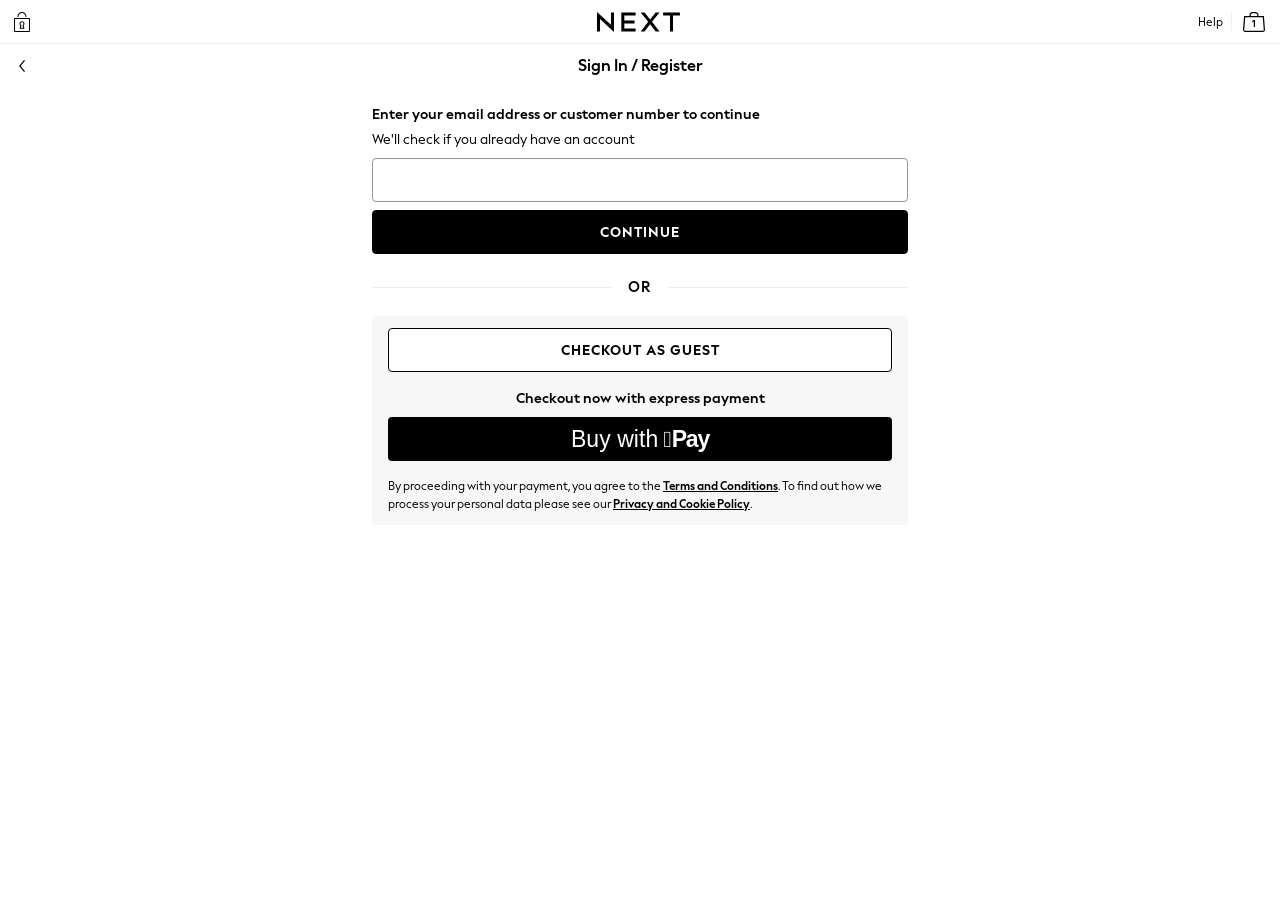
<file: signin-register/index.html>
<!doctype html>
<html lang="en">
  <head>
    <meta charset="utf-8">
    <meta name="viewport" content="width=device-width, initial-scale=1">
    <title>Sign In / Register | Checkout Vision</title>
    <link rel="icon" href="/images/favicon.svg" type="image/svg+xml">
    <link rel="stylesheet" href="/styles/fonts.css">
    <link rel="stylesheet" href="/styles/Next_Revision.vars.css">
    <link rel="stylesheet" href="/styles/styles.css?v=checkout-14">
  </head>
  <body data-page="signin-register">
    <div class="app-frame">
      <header class="brand-bar" aria-label="Checkout header">
        <div class="brand-side">
          <button class="icon-button" type="button" aria-label="Secure checkout">
            <img src="/images/secure-m-default.svg" alt="">
          </button>
        </div>
        <a class="brand-logo" href="../signin-register/" aria-label="Next home">
          <img src="/images/new-next-logo.svg" alt="NEXT">
        </a>
        <div class="brand-side brand-side-right">
          <a class="help-link" href="#">Help</a>
          <span class="brand-divider" aria-hidden="true"></span>
          <button class="icon-button bag-button" type="button" aria-label="Bag with 1 item">
            <img src="/images/shopping-bag-small.svg" alt="">
            <span class="bag-count">1</span>
          </button>
        </div>
      </header>

      <nav class="page-nav" aria-label="Page">
        <button class="icon-button nav-back" type="button" aria-label="Back">
          <img src="/images/chevron-left-m-default.svg" alt="">
        </button>
        <h1>Sign In / Register</h1>
      </nav>

      <main class="content-area">
        <div class="content-container signin-main">
          <form class="signin-card" novalidate>
            <section class="intro-copy" aria-labelledby="signin-heading">
              <h2 id="signin-heading">Enter your email address or customer number to continue</h2>
              <p>We'll check if you already have an account</p>
            </section>

            <div class="field-row">
              <label class="visually-hidden" for="signin-identifier">Email address or customer number</label>
              <input class="text-input" id="signin-identifier" name="identifier" type="text" autocomplete="email" aria-describedby="signin-error">
              <p class="field-error" id="signin-error">Enter your email address or customer number to continue.</p>
            </div>

            <button class="btn btn-primary" type="submit">CONTINUE</button>
          </form>

          <div class="or-divider" aria-hidden="true">
            <span></span>
            <strong>OR</strong>
            <span></span>
          </div>

          <section class="guest-panel" aria-label="Guest checkout options">
            <a class="btn btn-secondary" href="../your-details/">CHECKOUT AS GUEST</a>

            <div class="express-block">
              <h2>Checkout now with express payment</h2>
              <button class="apple-pay-button" type="button" data-apple-pay-trigger>
                <span>Buy with</span>
                <strong><span aria-hidden="true"></span>Pay</strong>
              </button>
            </div>

            <p class="terms-copy">
              By proceeding with your payment, you agree to the <a href="#">Terms and Conditions</a>. To find out how we process your personal data please see our <a href="#">Privacy and Cookie Policy</a>.
            </p>
          </section>

          <div class="apple-pay-toast" data-apple-pay-toast hidden role="status" aria-live="polite">
            <p>Apple Pay Sheet Displayed</p>
            <button class="btn btn-primary" type="button" data-apple-pay-complete>Complete Payment</button>
          </div>
        </div>
      </main>
    </div>

    <script src="/scripts/script.js?v=checkout-14"></script>
  </body>
</html>
</file>
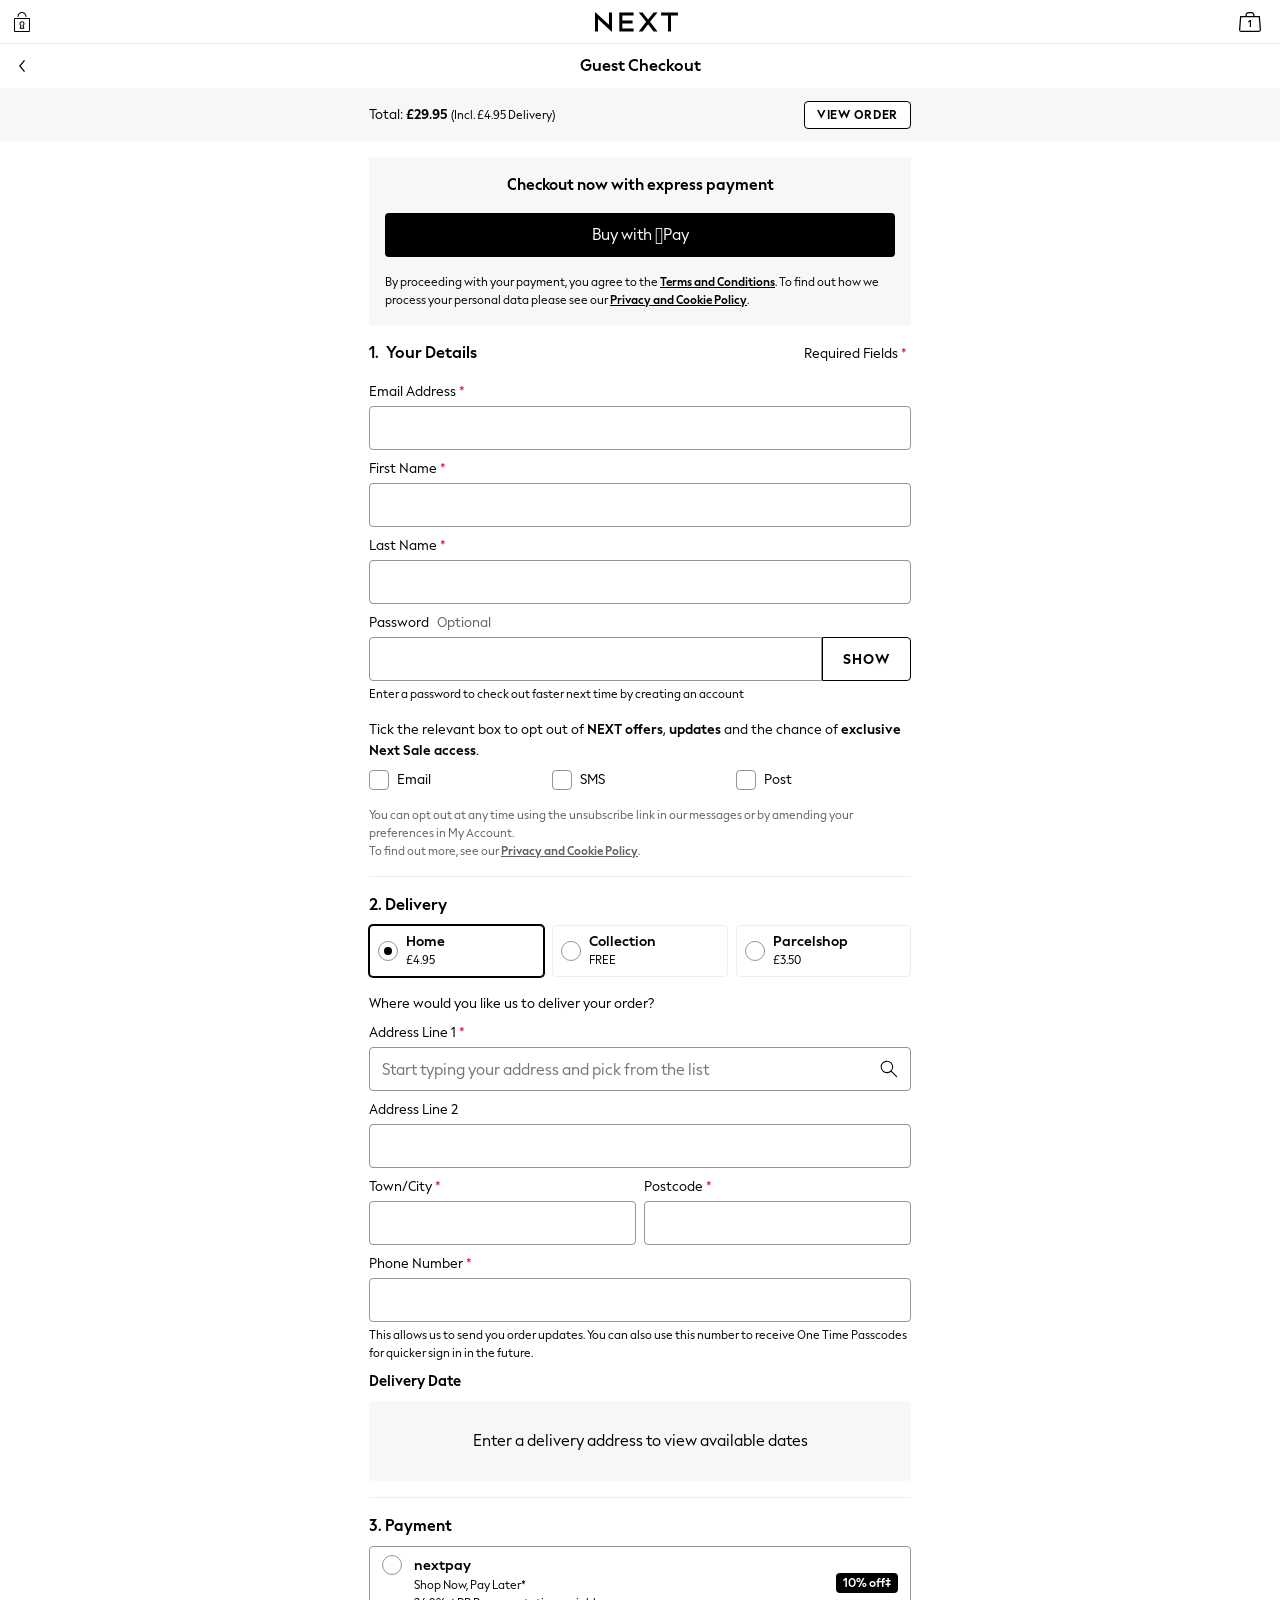
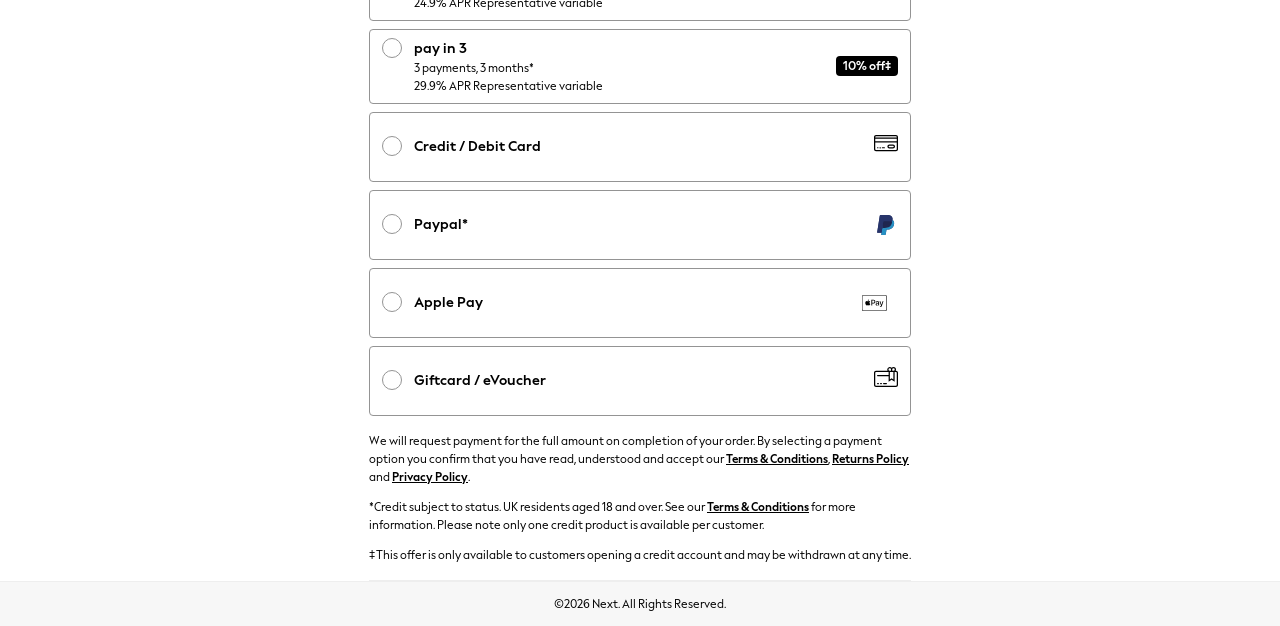
<file: single-page/index.html>
<!doctype html>
<html lang="en">
  <head>
    <meta charset="utf-8">
    <meta name="viewport" content="width=device-width, initial-scale=1">
    <title>Single Page Checkout | Checkout Vision</title>
    <link rel="icon" href="/images/favicon.svg" type="image/svg+xml">
    <link rel="stylesheet" href="/styles/fonts.css">
    <link rel="stylesheet" href="/styles/Next_Revision.vars.css">
    <link rel="stylesheet" href="/styles/styles.css?v=checkout-15">
  </head>
  <body data-page="single-page">
    <div class="app-frame single-page-frame">
      <header class="brand-bar" aria-label="Checkout header">
        <div class="brand-side">
          <button class="icon-button" type="button" aria-label="Secure checkout">
            <img src="/images/secure-m-default.svg" alt="">
          </button>
        </div>
        <a class="brand-logo" href="../signin-register/" aria-label="Next home">
          <img src="/images/new-next-logo.svg" alt="NEXT">
        </a>
        <div class="brand-side brand-side-right no-help">
          <button class="icon-button bag-button" type="button" aria-label="Bag with 1 item">
            <img src="/images/shopping-bag-small.svg" alt="">
            <span class="bag-count">1</span>
          </button>
        </div>
      </header>

      <nav class="page-nav" aria-label="Page">
        <a class="icon-button nav-back" href="../signin-register/" aria-label="Back">
          <img src="/images/chevron-left-m-default.svg" alt="">
        </a>
        <h1>Guest Checkout</h1>
      </nav>

      <aside class="top-ledger" aria-label="Order total">
        <div class="content-container">
          <p>Total: <strong data-order-total>£29.95</strong> <span data-order-delivery-label>(Incl. £4.95 Delivery)</span></p>
          <button class="btn btn-small btn-secondary order-jump" type="button">VIEW ORDER</button>
        </div>
      </aside>

      <main class="content-area">
        <div class="content-container details-main single-page-main">


            <div class="single-express-block">
              <p class="express-heading">Checkout now with express payment</p>
              <button class="apple-pay-button" type="button" data-single-apple-pay>Buy with Pay</button>
              <p class="terms-copy">By proceeding with your payment, you agree to the <a href="#">Terms and Conditions</a>. To find out how we process your personal data please see our <a href="#">Privacy and Cookie Policy</a>.</p>
            </div>
          </section>

          <section class="checkout-step single-details-step is-active" data-single-section="details" aria-labelledby="single-details-title">
            <div class="step-heading">
              <h2 id="single-details-title"><span>1.</span> Your Details</h2>
              <p>Required Fields <span class="required">*</span></p>
            </div>
            <form class="details-form" data-single-details-form novalidate>
              <div class="field-row">
                <label for="single-email">Email Address <span class="required">*</span></label>
                <input class="text-input" id="single-email" name="email" type="email" autocomplete="email" required>
              </div>
              <div class="field-row">
                <label for="single-first-name">First Name <span class="required">*</span></label>
                <input class="text-input" id="single-first-name" name="firstName" type="text" autocomplete="given-name" required>
              </div>
              <div class="field-row">
                <label for="single-last-name">Last Name <span class="required">*</span></label>
                <input class="text-input" id="single-last-name" name="lastName" type="text" autocomplete="family-name" required>
              </div>
              <div class="field-row">
                <label class="optional-label" for="single-password"><span>Password</span> <em>Optional</em></label>
                <div class="password-toggle-row">
                  <input class="text-input" id="single-password" name="password" type="password" autocomplete="new-password">
                  <button class="btn btn-secondary password-toggle-button" type="button" data-password-toggle aria-controls="single-password" aria-pressed="false">SHOW</button>
                </div>
                <p class="helper-text">Enter a password to check out faster next time by creating an account</p>
              </div>
              <section class="marketing" aria-label="Marketing preferences">
                <p>Tick the relevant box to opt out of <strong>NEXT offers</strong>, <strong>updates</strong> and the chance of <strong>exclusive Next Sale access</strong>.</p>
                <div class="checkbox-grid">
                  <label><input type="checkbox" name="marketing" value="email"> Email</label>
                  <label><input type="checkbox" name="marketing" value="sms"> SMS</label>
                  <label><input type="checkbox" name="marketing" value="post"> Post</label>
                </div>
              </section>
              <p class="preference-note">You can opt out at any time using the unsubscribe link in our messages or by amending your preferences in My Account.<br>To find out more, see our <a href="#">Privacy and Cookie Policy</a>.</p>
            </form>
          </section>

          <section class="checkout-step delivery-step is-active" data-single-section="delivery" aria-labelledby="single-delivery-title">
            <h2 id="single-delivery-title"><span>2.</span> Delivery</h2>
            <div class="delivery-tabs" role="radiogroup" aria-label="Delivery type">
              <label class="delivery-option is-selected"><input type="radio" name="single-delivery-type" value="home" checked><span class="radio-dot" aria-hidden="true"></span><span><strong>Home</strong><small>£4.95</small></span></label>
              <label class="delivery-option"><input type="radio" name="single-delivery-type" value="collection"><span class="radio-dot" aria-hidden="true"></span><span><strong>Collection</strong><small>FREE</small></span></label>
              <label class="delivery-option"><input type="radio" name="single-delivery-type" value="parcelshop"><span class="radio-dot" aria-hidden="true"></span><span><strong>Parcelshop</strong><small>£3.50</small></span></label>
            </div>

            <form class="delivery-form" data-single-delivery-form data-delivery-state="address" novalidate>
              <p class="delivery-question" data-single-delivery-question>Where would you like us to deliver your order?</p>
              <div class="field-row delivery-primary-field">
                <label for="single-address-line-1" data-single-delivery-label>Address Line 1 <span class="required">*</span></label>
                <div class="field-with-icon address-lookup" data-address-lookup>
                  <input class="text-input" id="single-address-line-1" name="addressLine1" type="text" autocomplete="off" placeholder="Start typing your address and pick from the list" role="combobox" aria-autocomplete="list" aria-expanded="false" aria-controls="single-address-suggestions" required>
                  <button class="field-icon-button" type="button" aria-label="Search address"><img src="/images/search.svg" alt=""></button>
                  <div class="address-suggestions" id="single-address-suggestions" role="listbox" aria-label="Address matches"></div>
                </div>
              </div>
              <div class="field-row delivery-detail-field" data-single-home-field>
                <label for="single-address-line-2">Address Line 2</label>
                <input class="text-input" id="single-address-line-2" name="addressLine2" type="text" autocomplete="address-line2">
              </div>
              <div class="field-grid delivery-detail-field" data-single-home-field>
                <div class="field-row"><label for="single-town-city">Town/City <span class="required">*</span></label><input class="text-input" id="single-town-city" name="townCity" type="text" autocomplete="address-level2"></div>
                <div class="field-row"><label for="single-postcode">Postcode <span class="required">*</span></label><input class="text-input" id="single-postcode" name="postcode" type="text" autocomplete="postal-code"></div>
              </div>
              <div class="field-row delivery-detail-field" data-single-home-field>
                <label for="single-phone-number">Phone Number <span class="required">*</span></label>
                <input class="text-input" id="single-phone-number" name="phoneNumber" type="tel" autocomplete="tel">
                <p class="helper-text">This allows us to send you order updates. You can also use this number to receive One Time Passcodes for quicker sign in in the future.</p>
              </div>
              <section class="single-delivery-date-prompt" data-single-date-prompt aria-live="polite">
                <h3>Delivery Date</h3>
                <div class="single-date-placeholder" data-single-date-placeholder>Enter a delivery address to view available dates</div>
              </section>
              <button class="btn btn-primary" type="submit" data-single-delivery-submit>CONTINUE</button>
            </form>

            <div class="delivery-review" data-single-delivery-state="loading" hidden>
              <div class="deliver-to"><strong data-single-loading-label>Deliver to:</strong><p data-single-deliver-to>12 Mill Hill, Enderby, Leicester, LE19 4AD</p></div>
              <section class="parcel-loading" aria-live="polite"><span class="skeleton skeleton-heading"></span><div class="skeleton-date-row"><span class="skeleton skeleton-date-chip"></span><span class="skeleton skeleton-date-chip"></span><span class="skeleton skeleton-date-chip"></span></div><span class="skeleton skeleton-button"></span></section>
            </div>

            <div class="delivery-review collection-results-review" data-single-delivery-state="pickup-results" hidden>
              <section class="collection-results">
                <h3 data-single-pickup-results-title>Select a collection store <span class="required">*</span></h3>
                <p class="collection-results-summary" data-single-pickup-results-summary>Stores near your search</p>
                <div class="collection-store-list" role="radiogroup" aria-label="Pickup locations" data-single-pickup-list></div>
                <button class="btn btn-primary" type="button" data-single-pickup-continue>CONTINUE</button>
              </section>
            </div>

            <div class="delivery-review" data-single-delivery-state="dates" hidden>
              <div class="deliver-to">
                <strong data-single-dates-label>Deliver to:</strong>
                <p data-single-dates-address>12 Mill Hill, Enderby, Leicester, LE19 4AD</p>
                <button class="link-button" type="button" data-single-change-pickup hidden>Change</button>
              </div>
              <section class="delivery-date-picker" aria-labelledby="single-date-title">
                <h3 id="single-date-title" data-single-date-title>Choose a delivery date</h3>
                <div class="date-options" role="radiogroup" aria-label="Available dates">
                  <label class="date-chip is-selected"><input type="radio" name="single-date" value="Wednesday 12th July" checked><span>Wed</span><strong>12</strong></label>
                  <label class="date-chip"><input type="radio" name="single-date" value="Thursday 13th July"><span>Thu</span><strong>13</strong></label>
                  <label class="date-chip"><input type="radio" name="single-date" value="Friday 14th July"><span>Fri</span><strong>14</strong></label>
                  <label class="date-chip"><input type="radio" name="single-date" value="Friday 14th July"><span>Sat</span><strong>15</strong></label>
                  <label class="date-chip"><input type="radio" name="single-date" value="Friday 14th July"><span>Sun</span><strong>16</strong></label>
                  <label class="date-chip"><input type="radio" name="single-date" value="Friday 14th July"><span>Mon</span><strong>17</strong></label>
                  <label class="date-chip"><input type="radio" name="single-date" value="Friday 14th July"><span>Tue</span><strong>18</strong></label>

                </div>
                <button class="btn btn-primary" type="button" data-single-delivery-continue>CONTINUE</button>
              </section>
            </div>
          </section>

<section class="checkout-step payment-step is-active" aria-labelledby="payment-title">
            <h2 id="payment-title"><span>3.</span> Payment</h2>

            <div class="payment-methods" role="radiogroup" aria-label="Payment methods">
              <button class="payment-method credit-method" type="button" role="radio" aria-checked="false" aria-expanded="false" data-payment-method="card">
                <span class="payment-method-main">
                  <span class="radio-dot" aria-hidden="true"></span>
                  <span class="payment-copy">
                    <strong>Credit / Debit Card</strong>
                  </span>
                </span>
                <span aria-hidden="true"><svg xmlns="http://www.w3.org/2000/svg" width="24" height="24" viewBox="0 0 24 24">
  <g id="card-m-default">
    <path id="default" fill-rule="evenodd" d="M22 3.875H2c-1.1 0-2 .9-2 2v12.25c0 1.1.9 2 2 2h20c1.1 0 2-.9 2-2V5.875c0-1.1-.9-2-2-2Zm-20.75 2c0-.41.34-.75.75-.75h20c.41 0 .75.34.75.75v.5H1.25v-.5Zm0 1.75h21.5v2.5H1.25v-2.5ZM22 18.875H2c-.41 0-.75-.34-.75-.75v-6.75h21.5v6.75c0 .41-.34.75-.75.75Zm-18.03-2.75h-.35c-.35 0-.62.28-.62.62 0 .34.28.62.62.62h.35c.35 0 .62-.28.62-.62 0-.34-.28-.62-.62-.62Zm2.05 0h.36a.62.62 0 0 1 .62.62v.01a.62.62 0 0 1-.62.62h-.36a.62.62 0 0 1-.62-.62v-.01a.62.62 0 0 1 .62-.62Zm4.36 0H8.43c-.35 0-.62.28-.62.62 0 .34.28.62.62.62h1.95c.35 0 .62-.28.62-.62 0-.34-.28-.62-.62-.62Zm5.01-2.75H19c1.1 0 2 .9 2 2s-.9 2-2 2h-3.61c-1.1 0-2-.9-2-2s.9-2 2-2Zm0 2.75H19c.41 0 .75-.34.75-.75s-.34-.75-.75-.75h-3.61c-.41 0-.75.34-.75.75s.34.75.75.75Z" clip-rule="evenodd"/>
  </g>
</svg></span>
              </button>

              <section class="card-panel" aria-label="Credit / Debit Card details" hidden>
                <div class="card-panel-header">
                  <span class="payment-method-main">
                    <span class="radio-dot" aria-hidden="true"></span>
                    <span class="payment-copy inline-copy">
                      <strong>Credit / Debit Card</strong>
                    </span>
                  </span>
                  <span aria-hidden="true"><svg xmlns="http://www.w3.org/2000/svg" width="24" height="24" viewBox="0 0 24 24">
  <g id="card-m-default">
    <path id="default" fill-rule="evenodd" d="M22 3.875H2c-1.1 0-2 .9-2 2v12.25c0 1.1.9 2 2 2h20c1.1 0 2-.9 2-2V5.875c0-1.1-.9-2-2-2Zm-20.75 2c0-.41.34-.75.75-.75h20c.41 0 .75.34.75.75v.5H1.25v-.5Zm0 1.75h21.5v2.5H1.25v-2.5ZM22 18.875H2c-.41 0-.75-.34-.75-.75v-6.75h21.5v6.75c0 .41-.34.75-.75.75Zm-18.03-2.75h-.35c-.35 0-.62.28-.62.62 0 .34.28.62.62.62h.35c.35 0 .62-.28.62-.62 0-.34-.28-.62-.62-.62Zm2.05 0h.36a.62.62 0 0 1 .62.62v.01a.62.62 0 0 1-.62.62h-.36a.62.62 0 0 1-.62-.62v-.01a.62.62 0 0 1 .62-.62Zm4.36 0H8.43c-.35 0-.62.28-.62.62 0 .34.28.62.62.62h1.95c.35 0 .62-.28.62-.62 0-.34-.28-.62-.62-.62Zm5.01-2.75H19c1.1 0 2 .9 2 2s-.9 2-2 2h-3.61c-1.1 0-2-.9-2-2s.9-2 2-2Zm0 2.75H19c.41 0 .75-.34.75-.75s-.34-.75-.75-.75h-3.61c-.41 0-.75.34-.75.75s.34.75.75.75Z" clip-rule="evenodd"/>
  </g>
</svg></span>
                </div>

                <div class="card-frame">
                  <label class="card-checkbox">
                    <input id="use-delivery-address" name="useDeliveryAddress" type="checkbox" checked>
                    <span aria-hidden="true"></span>
                    Use same billing address as delivery address
                  </label>

                  <div class="billing-address-fields" data-billing-address-fields hidden>
                    <strong>Billing Address</strong>
                    <div class="field-row">
                      <label for="billing-address-line-1">Address Line 1 <span class="required">*</span></label>
                      <div class="field-with-icon address-lookup" data-address-lookup>
                        <input class="text-input card-input" id="billing-address-line-1" name="billingAddressLine1" type="text" autocomplete="off" placeholder="Start typing your address and pick from the list" role="combobox" aria-autocomplete="list" aria-expanded="false" aria-controls="billing-address-suggestions">
                        <button class="field-icon-button" type="button" aria-label="Search billing address">
                          <img src="/images/search.svg" alt="">
                        </button>
                        <div class="address-suggestions" id="billing-address-suggestions" role="listbox" aria-label="Billing address matches"></div>
                      </div>
                    </div>

                    <div class="field-row">
                      <label for="billing-address-line-2">Address Line 2 <span class="required">*</span></label>
                      <input class="text-input card-input" id="billing-address-line-2" name="billingAddressLine2" type="text" autocomplete="address-line2">
                    </div>

                    <div class="field-grid">
                      <div class="field-row">
                        <label for="billing-town-city">Town/City <span class="required">*</span></label>
                        <input class="text-input card-input" id="billing-town-city" name="billingTownCity" type="text" autocomplete="address-level2">
                      </div>

                      <div class="field-row">
                        <label for="billing-postcode">Postcode <span class="required">*</span></label>
                        <input class="text-input card-input" id="billing-postcode" name="billingPostcode" type="text" autocomplete="postal-code">
                      </div>
                    </div>
                  </div>

                  <div class="card-logos" aria-label="Accepted cards">
                    <span class="card-logo visa">VISA</span>
                    <span class="card-logo mastercard"><i></i><i></i></span>
                    <span class="card-logo amex">AMEX</span>
                    <span class="card-logo maestro"><i></i><i></i><em>maestro</em></span>
                    <span class="card-logo diners">Diners Club</span>
                  </div>

                  <div class="field-row">
                    <label for="card-number">Card Number <span class="required">*</span></label>
                    <input class="text-input card-input" id="card-number" name="cardNumber" type="text" inputmode="numeric" autocomplete="cc-number">
                  </div>

                  <div class="field-row">
                    <label for="cardholder-name">Cardholder’s Name <span class="required">*</span></label>
                    <input class="text-input card-input" id="cardholder-name" name="cardholderName" type="text" autocomplete="cc-name">
                  </div>

                  <div class="card-field-grid">
                    <div class="field-row">
                      <label for="expiry-date">Expiry Date <span class="required">*</span></label>
                      <input class="text-input card-input" id="expiry-date" name="expiryDate" type="text" inputmode="numeric" autocomplete="cc-exp" placeholder="MM / YY">
                    </div>

                    <div class="field-row">
                      <label class="security-label" for="security-code">Security Code <span class="help-dot" aria-hidden="true">?</span></label>
                      <input class="text-input card-input" id="security-code" name="securityCode" type="text" inputmode="numeric" autocomplete="cc-csc" placeholder="CVC">
                    </div>
                  </div>

                  <label class="card-checkbox">
                    <input id="save-card" name="saveCard" type="checkbox">
                    <span aria-hidden="true"></span>
                    Save this card for faster payment
                  </label>

                  <p class="payment-note">We only accept payments from cards that are registered at your billing address.</p>

                  <button class="btn btn-primary" type="button" data-pay-now>PAY NOW</button>
                </div>
              </section>

              <button class="payment-method" type="button" role="radio" aria-checked="false">
                <span class="payment-method-main">
                  <span class="radio-dot" aria-hidden="true"></span>
                  <span class="payment-copy">
                    <strong>nextpay</strong>
                    <small>Shop Now, Pay Later*</small>
                    <small>24.9% APR Representative variable</small>
                  </span>
                </span>
                <span class="payment-badge">10% off‡</span>
              </button>

              <button class="payment-method" type="button" role="radio" aria-checked="false">
                <span class="payment-method-main">
                  <span class="radio-dot" aria-hidden="true"></span>
                  <span class="payment-copy">
                    <strong>pay in 3</strong>
                    <small>3 payments, 3 months*</small>
                    <small>29.9% APR Representative variable</small>
                  </span>
                </span>
                <span class="payment-badge">10% off‡</span>
              </button>

              <button class="payment-method" type="button" role="radio" aria-checked="false">
                <span class="payment-method-main">
                  <span class="radio-dot" aria-hidden="true"></span>
                  <span class="payment-copy"><strong>Paypal*</strong></span>
                </span>
<svg xmlns="http://www.w3.org/2000/svg" width="25" height="24" fill="none" viewBox="0 0 25 24">
  <g id="payment-paypal-m-ident">
    <g id="default">
      <path fill="#27346A" fill-rule="evenodd" d="m12.776 21.193.609-3.865.04-.215a.807.807 0 0 1 .27-.481.787.787 0 0 1 .514-.192h.485c.807 0 1.547-.088 2.203-.256a5.64 5.64 0 0 0 1.85-.837 4.989 4.989 0 0 0 1.395-1.527c.387-.65.673-1.433.845-2.325.155-.787.181-1.493.087-2.098-.1-.64-.346-1.181-.73-1.618a3.136 3.136 0 0 0-.88-.68h-.008v-.013c.125-.787.118-1.443-.013-2.008a3.569 3.569 0 0 0-.828-1.558c-.877-.995-2.472-1.5-4.735-1.5H7.657a.877.877 0 0 0-.865.737L4.206 19.18a.518.518 0 0 0 .511.599h3.858v.017l-.269 1.682a.453.453 0 0 0 .447.521h3.236a.76.76 0 0 0 .754-.642l.03-.165" clip-rule="evenodd"/>
      <path fill="#2790C3" fill-rule="evenodd" d="M19.435 7.069c-.02.118-.04.239-.064.363-.82 4.211-3.625 5.668-7.211 5.668h-1.826a.886.886 0 0 0-.875.75l-1.2 7.605a.467.467 0 0 0 .46.538h3.236a.78.78 0 0 0 .77-.656l.03-.165.61-3.868.04-.215a.778.778 0 0 1 .77-.656h.484c3.135 0 5.59-1.275 6.31-4.958.3-1.54.145-2.825-.649-3.727a3.107 3.107 0 0 0-.885-.682" clip-rule="evenodd"/>
      <path fill="#1F264F" fill-rule="evenodd" d="M18.255 8.58a4.656 4.656 0 0 0-.387-.097 5.213 5.213 0 0 0-.41-.077 10 10 0 0 0-1.608-.118h-4.878a.782.782 0 0 0-.77.66l-1.066 6.764a.883.883 0 0 1 .874-.75h1.827c3.585 0 6.39-1.457 7.211-5.668.024-.125.044-.246.064-.363a4.353 4.353 0 0 0-.672-.286 3.367 3.367 0 0 0-.186-.057" clip-rule="evenodd"/>
      <path fill="#27346A" fill-rule="evenodd" d="M10.556 7.11a.78.78 0 0 1 .77-.66h4.878a9.97 9.97 0 0 1 1.607.118 7.394 7.394 0 0 1 .798.175c.063.016.124.037.185.057.242.08.467.175.672.286.246-1.558 0-2.617-.844-3.576C17.694 2.454 16.02 2 13.876 2h-6.22a.89.89 0 0 0-.877.75l-2.59 16.431a.533.533 0 0 0 .528.616h3.838l2.001-12.688Z" clip-rule="evenodd"/>
    </g>
  </g>
</svg>
</span>
              </button>

              <button class="payment-method" type="button" role="radio" aria-checked="false">
                <span class="payment-method-main">
                  <span class="radio-dot" aria-hidden="true"></span>
                  <span class="payment-copy"><strong>Apple Pay</strong></span>
                </span>
                <span class="gpay-mark"><svg xmlns="http://www.w3.org/2000/svg" width="26" height="16" fill="none" viewBox="0 0 26 16">
  <g clip-path="url(#a)">
    <path fill="#000" d="M23.651 0H2.88c-.073 0-.144 0-.216.003a3.249 3.249 0 0 0-.47.04 1.572 1.572 0 0 0-.447.149 1.488 1.488 0 0 0-.657.657c-.072.143-.119.29-.146.446a3.086 3.086 0 0 0-.042.472 7.707 7.707 0 0 0-.003.215v12.036c0 .072 0 .143.003.215.004.157.013.314.042.47.029.157.074.304.146.447a1.486 1.486 0 0 0 .657.657c.144.072.29.119.447.148.156.027.313.037.47.04.072.002.143.004.216.004h21.029c.072 0 .143 0 .216-.004.157-.004.314-.013.47-.04.156-.029.303-.074.446-.148a1.486 1.486 0 0 0 .657-.657c.073-.143.12-.29.147-.447.028-.155.037-.313.04-.47.002-.072.003-.143.003-.215V1.98c0-.073 0-.144-.003-.216a3.241 3.241 0 0 0-.04-.47 1.616 1.616 0 0 0-.147-.446 1.49 1.49 0 0 0-.657-.657 1.62 1.62 0 0 0-.447-.148 3.082 3.082 0 0 0-.47-.041L23.909 0h-.257Z"/>
    <path fill="#fff" d="M23.651.533h.253c.067 0 .137.001.205.003.12.003.26.01.39.033a.97.97 0 0 1 .543.277 1.007 1.007 0 0 1 .275.545c.022.128.03.268.033.39.001.067.003.135.003.204v12.03c0 .067 0 .135-.003.203a2.54 2.54 0 0 1-.033.391.987.987 0 0 1-.275.544.926.926 0 0 1-.246.178c-.09.047-.186.077-.298.098-.133.024-.279.03-.388.034-.07.001-.137.003-.208.003H2.882c-.07 0-.138 0-.204-.003a2.631 2.631 0 0 1-.39-.034 1.036 1.036 0 0 1-.3-.098.978.978 0 0 1-.52-.723 2.43 2.43 0 0 1-.034-.39l-.003-.204V1.984c0-.068 0-.136.003-.205.003-.12.009-.26.033-.391a1.009 1.009 0 0 1 .276-.544.977.977 0 0 1 .544-.276c.13-.024.27-.03.39-.034L2.88.531h20.768"/>
    <path fill="#000" d="M7.72 5.381c.215-.267.36-.626.322-.995-.312.015-.696.207-.916.474-.2.23-.375.604-.33.956.353.03.704-.175.925-.436m.317.505c-.51-.03-.945.29-1.188.29-.244 0-.618-.274-1.021-.267a1.507 1.507 0 0 0-1.28.778c-.549.945-.145 2.348.388 3.119.26.38.57.8.982.785.389-.015.541-.252 1.014-.252.472 0 .61.252 1.02.245.428-.008.693-.382.953-.763.297-.435.418-.853.427-.877-.007-.008-.823-.32-.83-1.258-.008-.785.64-1.158.67-1.182-.365-.54-.937-.602-1.135-.618Zm4.445-1.062c1.11 0 1.883.765 1.883 1.878s-.788 1.887-1.91 1.887h-1.23v1.954h-.887v-5.72h2.144Zm-1.256 3.02h1.019c.773 0 1.212-.416 1.212-1.136s-.44-1.134-1.21-1.134h-1.021v2.27Zm3.371 1.515c0-.73.559-1.178 1.55-1.233l1.142-.068v-.322c0-.464-.312-.741-.836-.741-.495 0-.805.237-.88.61h-.81c.047-.754.69-1.308 1.72-1.308s1.656.535 1.656 1.371v2.873h-.82v-.685h-.02c-.24.463-.768.756-1.316.756-.817 0-1.387-.507-1.387-1.256l.001.003Zm2.692-.376v-.329l-1.026.063c-.512.037-.8.262-.8.62 0 .357.301.602.76.602.598 0 1.066-.412 1.066-.956Zm1.626 3.095v-.693c.064.015.206.015.278.015.397 0 .61-.166.742-.594 0-.008.075-.254.075-.259l-1.507-4.174h.927l1.054 3.392h.015l1.054-3.392h.905l-1.562 4.387c-.356 1.012-.768 1.336-1.633 1.336-.071 0-.286-.007-.35-.02l.002.002Z"/>
  </g>
  <defs>
    <clipPath id="a">
      <path fill="#fff" d="M0 0h24.991v16H0z" transform="translate(.898)"/>
    </clipPath>
  </defs>
</svg></span>
              </button>

              <button class="payment-method" type="button" role="radio" aria-checked="false">
                <span class="payment-method-main">
                  <span class="radio-dot" aria-hidden="true"></span>
                  <span class="payment-copy"><strong>Giftcard / eVoucher</strong></span>
                </span>
                <span aria-hidden="true"><svg xmlns="http://www.w3.org/2000/svg" width="24" height="24" viewBox="0 0 24 24">
  <g id="giftcard-m-default">
    <path id="default" fill-rule="evenodd" d="M21.65 5.75H22c1.1 0 2 .9 2 2V20c0 1.1-.9 2-2 2H2c-1.1 0-2-.9-2-2V7.75c0-1.1.9-2 2-2h11.59c-.22-.37-.35-.79-.35-1.25a2.495 2.495 0 0 1 4.38-1.64c.46-.52 1.13-.86 1.88-.86A2.5 2.5 0 0 1 22 4.5c0 .46-.13.88-.35 1.25Zm-2.15-2.5c-.69 0-1.25.56-1.25 1.25v1.25h1.25a1.25 1.25 0 0 0 0-2.5Zm-.13 11.16V7h-3.5v7.41l1.06-.7.69-.46.69.46 1.06.7ZM15.74 3.25a1.25 1.25 0 0 0 0 2.5h1.25V4.5c0-.69-.56-1.25-1.25-1.25Zm6.25 17.5c.41 0 .75-.34.75-.75h.01V7.75c0-.41-.34-.75-.75-.75h-1.38v9.74l-3-2-3 2v-5.5H3.6c-.33 0-.6-.28-.6-.62 0-.34.27-.62.6-.62h11.02V7H2c-.41 0-.75.34-.75.75V20c0 .41.34.75.75.75h19.99ZM3.63 18h.75c.34 0 .62.28.62.62 0 .34-.27.62-.62.62h-.75c-.34 0-.62-.28-.62-.62 0-.34.27-.62.62-.62Zm3.75 0h-.75c-.35 0-.62.28-.62.62 0 .34.28.62.62.62h.75c.35 0 .62-.28.62-.62 0-.34-.28-.62-.62-.62Zm2.25 0h2.75c.34 0 .62.28.62.62 0 .34-.27.62-.62.62H9.63c-.34 0-.62-.28-.62-.62 0-.34.27-.62.62-.62Z" clip-rule="evenodd"/>
  </g>
</svg></span>
              </button>
            </div>

            <div class="credit-terms">
              <p>We will request payment for the full amount on completion of your order. By selecting a payment option you confirm that you have read, understood and accept our <a href="#">Terms &amp; Conditions</a>, <a href="#">Returns Policy</a> and <a href="#">Privacy Policy</a>.</p>
              <p>*Credit subject to status. UK residents aged 18 and over. See our <a href="#">Terms &amp; Conditions</a> for more information. Please note only one credit product is available per customer.</p>
              <p>‡This offer is only available to customers opening a credit account and may be withdrawn at any time.</p>
            </div>
          </section>

          
        </div>
      </main>

      <div class="single-apple-toast" data-single-apple-toast hidden role="status" aria-live="polite">
        <strong>Apple Pay Sheet Displayed</strong>
        <button class="btn btn-primary" type="button" data-single-apple-complete>Complete Payment</button>
      </div>

      <footer class="checkout-footer">
        <div class="content-container"><p>©2026 Next. All Rights Reserved.</p></div>
      </footer>
    </div>

    <script src="/scripts/script.js?v=checkout-15"></script>
  </body>
</html>
</file>
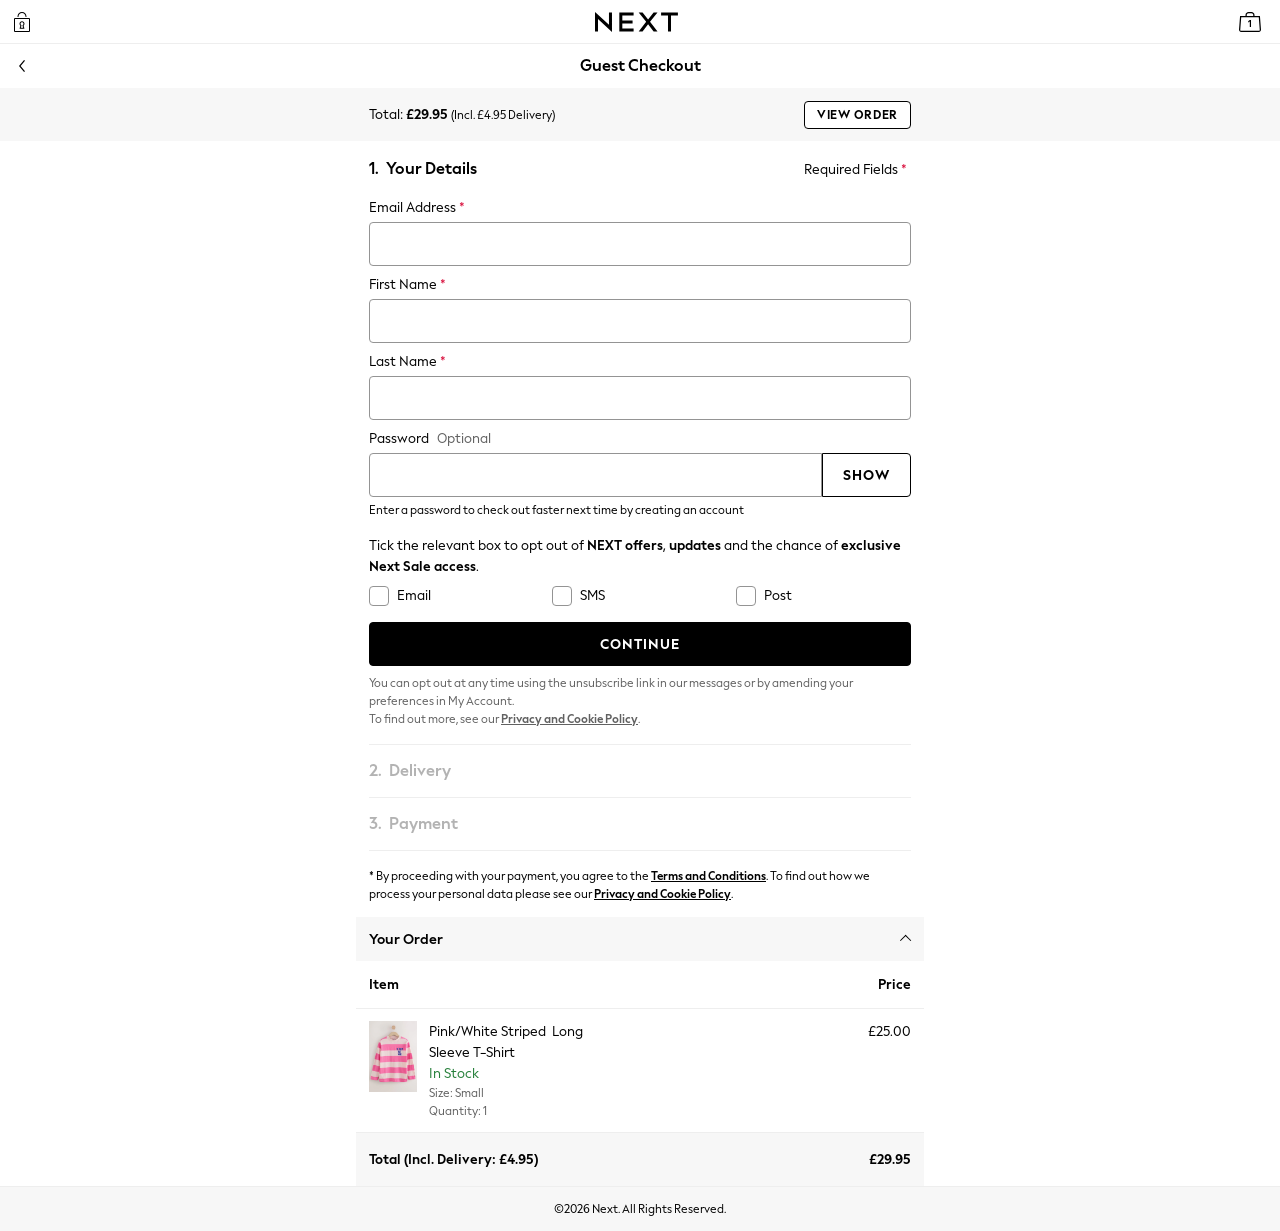
<file: your-details/index.html>
<!doctype html>
<html lang="en">
  <head>
    <meta charset="utf-8">
    <meta name="viewport" content="width=device-width, initial-scale=1">
    <title>Your Details | Checkout Vision</title>
    <link rel="icon" href="/images/favicon.svg" type="image/svg+xml">
    <link rel="stylesheet" href="/styles/fonts.css">
    <link rel="stylesheet" href="/styles/Next_Revision.vars.css">
    <link rel="stylesheet" href="/styles/styles.css?v=checkout-14">
  </head>
  <body data-page="your-details">
    <div class="app-frame">
      <header class="brand-bar" aria-label="Checkout header">
        <div class="brand-side">
          <button class="icon-button" type="button" aria-label="Secure checkout">
            <img src="/images/secure-m-default.svg" alt="">
          </button>
        </div>
        <a class="brand-logo" href="../signin-register/" aria-label="Next home">
          <img src="/images/new-next-logo.svg" alt="NEXT">
        </a>
        <div class="brand-side brand-side-right no-help">
          <button class="icon-button bag-button" type="button" aria-label="Bag with 1 item">
            <img src="/images/shopping-bag-small.svg" alt="">
            <span class="bag-count">1</span>
          </button>
        </div>
      </header>

      <nav class="page-nav" aria-label="Page">
        <a class="icon-button nav-back" href="../signin-register/" aria-label="Back">
          <img src="/images/chevron-left-m-default.svg" alt="">
        </a>
        <h1>Guest Checkout</h1>
      </nav>

      <aside class="top-ledger" aria-label="Order total">
        <div class="content-container">
          <p>Total: <strong data-order-total>£29.95</strong> <span data-order-delivery-label>(Incl. £4.95 Delivery)</span></p>
          <button class="btn btn-small btn-secondary order-jump" type="button">VIEW ORDER</button>
        </div>
      </aside>

      <main class="content-area">
        <div class="content-container details-main">
          <section class="checkout-step is-active" aria-labelledby="details-title">
            <div class="step-heading">
              <h2 id="details-title"><span>1.</span> Your Details</h2>
              <p>Required Fields <span class="required">*</span></p>
            </div>

            <form class="details-form" action="/delivery/" method="get" novalidate>
              <div class="field-row">
                <label for="email">Email Address <span class="required">*</span></label>
                <input class="text-input" id="email" name="email" type="email" autocomplete="email" required>
                <p class="field-error">Enter a valid email address.</p>
              </div>

              <section class="account-match" data-account-match hidden aria-live="polite">
                <p class="account-match-message">Looks like you already have an account with us.</p>

                                <a class="btn btn-primary" href="../enter-otp/" data-otp-signin>SIGN IN WITH ONE TIME PASSCODE</a>
                <p class="account-passcode-copy">We’ll send you a one time passcode via text message and email that will allow you to sign in.</p>
                <div class="account-divider" aria-hidden="true">
                  <span></span>
                  <strong>OR</strong>
                  <span></span>
                </div>
                <div class="account-password-row">
                  <input class="text-input" id="account-password" name="accountPassword" type="password" autocomplete="current-password" placeholder="Enter your password">
                  <button class="btn btn-secondary account-password-toggle" type="button" data-account-password-toggle aria-controls="account-password" aria-pressed="false">SHOW</button>
                </div>

                <a class="account-forgotten" href="#">Forgotten Password</a>
                <button class="btn btn-primary" type="button" data-account-signin>SIGN IN</button>

              </section>

              <div class="field-row">
                <label for="first-name">First Name <span class="required">*</span></label>
                <input class="text-input" id="first-name" name="firstName" type="text" autocomplete="given-name" required>
                <p class="field-error">Enter your first name.</p>
              </div>

              <div class="field-row">
                <label for="last-name">Last Name <span class="required">*</span></label>
                <input class="text-input" id="last-name" name="lastName" type="text" autocomplete="family-name" required>
                <p class="field-error">Enter your last name.</p>
              </div>

              <div class="field-row">
                <label class="optional-label" for="password"><span>Password</span> <em>Optional</em></label>
                <div class="password-toggle-row">
                  <input class="text-input" id="password" name="password" type="password" autocomplete="new-password">
                  <button class="btn btn-secondary password-toggle-button" type="button" data-password-toggle aria-controls="password" aria-pressed="false">SHOW</button>
                </div>
                <p class="helper-text">Enter a password to check out faster next time by creating an account</p>
              </div>

              <section class="marketing" aria-label="Marketing preferences">
                <p>
                  Tick the relevant box to opt out of <strong>NEXT offers</strong>, <strong>updates</strong> and the chance of <strong>exclusive Next Sale access</strong>.
                </p>
                <div class="checkbox-grid">
                  <label><input type="checkbox" name="marketing" value="email"> Email</label>
                  <label><input type="checkbox" name="marketing" value="sms"> SMS</label>
                  <label><input type="checkbox" name="marketing" value="post"> Post</label>
                </div>
              </section>

              <button class="btn btn-primary" type="submit">CONTINUE</button>

              <p class="preference-note">
                You can opt out at any time using the unsubscribe link in our messages or by amending your preferences in My Account.<br>
                To find out more, see our <a href="#">Privacy and Cookie Policy</a>.
              </p>
            </form>
          </section>

          <section class="muted-step">
            <h2><span>2.</span> Delivery</h2>
          </section>

          <section class="muted-step">
            <h2><span>3.</span> Payment</h2>
          </section>

          <p class="terms-copy details-terms">
            * By proceeding with your payment, you agree to the <a href="#">Terms and Conditions</a>. To find out how we process your personal data please see our <a href="#">Privacy and Cookie Policy</a>.
          </p>
        </div>
      </main>

      <section class="order-accordion" id="your-order">
        <div class="content-container">
          <button class="order-summary-toggle" type="button" aria-expanded="true" aria-controls="order-panel">
            <span>Your Order</span>
            <span class="chevron" aria-hidden="true"></span>
          </button>

          <div class="order-panel" id="order-panel">
            <div class="order-header">
              <strong>Item</strong>
              <strong>Price</strong>
            </div>

            <article class="order-item">
              <img src="/images/product-striped-top.png" alt="Pink and white striped long sleeve T-shirt">
              <div class="item-copy">
                <h3>Pink/White Striped&nbsp; Long Sleeve T-Shirt</h3>
                <p class="stock">In Stock</p>
                <p><span>Size:</span> Small</p>
                <p><span>Quantity:</span> 1</p>
              </div>
              <p class="item-price">£25.00</p>
            </article>

            <div class="order-total">
              <strong data-order-total-label>Total (Incl. Delivery: £4.95)</strong>
              <strong data-order-total>£29.95</strong>
            </div>
          </div>
        </div>
      </section>

      <footer class="checkout-footer">
        <div class="content-container">
          <p>©2026 Next. All Rights Reserved.</p>
        </div>
      </footer>
    </div>

    <script src="/scripts/script.js?v=checkout-14"></script>
  </body>
</html>
</file>
<file: styles/fonts.css>
@font-face {
  font-family: "Next Display Text";
  font-weight: 400;
  font-style: normal;
  font-display: swap;
  src: url("/fonts/next-display-text/next-display-text-400.woff2") format("woff2");
}

@font-face {
  font-family: "Next Display Text";
  font-weight: 700;
  font-style: normal;
  font-display: swap;
  src: url("/fonts/next-display-text/next-display-text-700.woff2") format("woff2");
}

@font-face {
  font-family: "Next Display Text";
  font-weight: 800;
  font-style: normal;
  font-display: swap;
  src: url("/fonts/next-display-text/next-display-text-800.woff2") format("woff2");
}

@font-face {
  font-family: "Next Display";
  font-weight: 300;
  font-style: normal;
  font-display: swap;
  src: url("/fonts/next-display/next-display-300.woff2") format("woff2");
}

@font-face {
  font-family: "Next Display";
  font-weight: 400;
  font-style: normal;
  font-display: swap;
  src: url("/fonts/next-display/next-display-400.woff2") format("woff2");
}

@font-face {
  font-family: "Next Display";
  font-weight: 500;
  font-style: normal;
  font-display: swap;
  src: url("/fonts/next-display/next-display-500.woff2") format("woff2");
}

@font-face {
  font-family: "Next Display";
  font-weight: 700;
  font-style: normal;
  font-display: swap;
  src: url("/fonts/next-display/next-display-700.woff2") format("woff2");
}

@font-face {
  font-family: "Next Display";
  font-weight: 800;
  font-style: normal;
  font-display: swap;
  src: url("/fonts/next-display/next-display-800.woff2") format("woff2");
}
</file>
<file: styles/Next_Revision.vars.css>
:root {
/*Icons*/
/*Logo*/
--icon-logo-default: url('/static-content/ux-fabric/iconography-graphics/logotype/next-default.svg');
--icon-next-logo-default: url('/static-content/ux-fabric/iconography-graphics/logotype/next-default.svg');
/*User Interface*/
--icon-chevron-right-m-default: url('/static-content/ux-fabric/iconography-graphics/user-interface/next_revision/chevron-right-m-default.svg');
--icon-chevron-left-m-default: url('/static-content/ux-fabric/iconography-graphics/user-interface/next_revision/chevron-left-m-default.svg');
--icon-chevron-up-m-default: url('/static-content/ux-fabric/iconography-graphics/user-interface/next_revision/chevron-up-m-default.svg');
--icon-chevron-down-m-default: url('/static-content/ux-fabric/iconography-graphics/user-interface/next_revision/chevron-down-m-default.svg');
--icon-plus-m-default: url('/static-content/ux-fabric/iconography-graphics/user-interface/next_revision/plus-m-default.svg');
--icon-minus-m-default: url('/static-content/ux-fabric/iconography-graphics/user-interface/next_revision/minus-m-default.svg');
--icon-menu-m-default: url('/static-content/ux-fabric/iconography-graphics/user-interface/next_revision/menu-m-default.svg');
--icon-zoom-m-default: url('/static-content/ux-fabric/iconography-graphics/user-interface/next_revision/zoom-m-default.svg');
--icon-star-rounded-m-default: url('/static-content/ux-fabric/iconography-graphics/user-interface/next_revision/star-rounded-m-default.svg');
--icon-star-half-m-default: url('/static-content/ux-fabric/iconography-graphics/user-interface/next_revision/star-half-m-default.svg');
--icon-check-s-default: url('/static-content/ux-fabric/iconography-graphics/user-interface/next_revision/check-s-default.svg');
--icon-indeterminate-m-default: url('/static-content/ux-fabric/iconography-graphics/user-interface/next_revision/indeterminate-m-default.svg');
--icon-check-m-default: url('/static-content/ux-fabric/iconography-graphics/user-interface/next_revision/check-m-default.svg');
--icon-cross-m-default: url('/static-content/ux-fabric/iconography-graphics/user-interface/next_revision/cross-m-default.svg');
--icon-play-m-default: url('/static-content/ux-fabric/iconography-graphics/user-interface/next_revision/play-m-default.svg');
--icon-show-m-default: url('/static-content/ux-fabric/iconography-graphics/user-interface/next_revision/show-m-default.svg');
--icon-hide-m-default: url('/static-content/ux-fabric/iconography-graphics/user-interface/next_revision/hide-m-default.svg');
--icon-clear-m-default: url('/static-content/ux-fabric/iconography-graphics/user-interface/next_revision/clear-m-default.svg');
--icon-filter-m-default: url('/static-content/ux-fabric/iconography-graphics/user-interface/next_revision/filter-m-default.svg');
--icon-sort-m-default: url('/static-content/ux-fabric/iconography-graphics/user-interface/next_revision/sort-m-default.svg');
--icon-download-m-default: url('/static-content/ux-fabric/iconography-graphics/user-interface/next_revision/download-m-default.svg');
--icon-question-m-default: url('/static-content/ux-fabric/iconography-graphics/user-interface/next_revision/question-m-default.svg');
--icon-information-s-default: url('/static-content/ux-fabric/iconography-graphics/user-interface/next_revision/information-s-default.svg');
--icon-warning-s-default: url('/static-content/ux-fabric/iconography-graphics/user-interface/next_revision/warning-s-default.svg');
--icon-question-s-default: url('/static-content/ux-fabric/iconography-graphics/user-interface/next_revision/question-s-default.svg');
/*Feature*/
--icon-bag-m-default: url('/static-content/ux-fabric/iconography-graphics/feature/next_revision/bag-m-default.svg');
--icon-account-m-default: url('/static-content/ux-fabric/iconography-graphics/feature/next_revision/account-m-default.svg');
--icon-favourite-m-default: url('/static-content/ux-fabric/iconography-graphics/feature/next_revision/favourite-m-default.svg');
--icon-favourite-m-active: url('/static-content/ux-fabric/iconography-graphics/feature/next_revision/favourite-m-active.svg');
--icon-search-m-default: url('/static-content/ux-fabric/iconography-graphics/feature/next_revision/search-m-default.svg');
--icon-location-m-default: url('/static-content/ux-fabric/iconography-graphics/feature/next_revision/location-m-default.svg');
--icon-home-m-default: url('/static-content/ux-fabric/iconography-graphics/feature/next_revision/home-m-default.svg');
--icon-chat-m-default: url('/static-content/ux-fabric/iconography-graphics/feature/next_revision/chat-m-default.svg');
--icon-sale-m-default: url('/static-content/ux-fabric/iconography-graphics/feature/next_revision/sale-m-default.svg');
--icon-search-category-m-default: url('/static-content/ux-fabric/iconography-graphics/feature/next_revision/search-category-m-default.svg');
--icon-settings-m-default: url('/static-content/ux-fabric/iconography-graphics/feature/next_revision/settings-m-default.svg');
--icon-store-m-default: url('/static-content/ux-fabric/iconography-graphics/feature/next_revision/store-m-default.svg');
--icon-swatch-m-default: url('/static-content/ux-fabric/iconography-graphics/feature/next_revision/swatch-m-default.svg');
--icon-international-m-default: url('/static-content/ux-fabric/iconography-graphics/feature/next_revision/international-m-default.svg');
--icon-quick-bag-m-default: url('/static-content/ux-fabric/iconography-graphics/feature/next_revision/quick-bag-m-default.svg');
--icon-secure-m-default: url('/static-content/ux-fabric/iconography-graphics/feature/next_revision/secure-m-default.svg');
--icon-calendar-m-default: url('/static-content/ux-fabric/iconography-graphics/feature/next_revision/calendar-m-default.svg');
--icon-edit-m-default: url('/static-content/ux-fabric/iconography-graphics/feature/next_revision/edit-m-default.svg');
--icon-gift-m-default: url('/static-content/ux-fabric/iconography-graphics/feature/next_revision/gift-m-default.svg');
--icon-delivery-m-default: url('/static-content/ux-fabric/iconography-graphics/feature/next_revision/delivery-m-default.svg');
--icon-fit-tall-s-default: url('/static-content/ux-fabric/iconography-graphics/feature/next_revision/fit-tall-s-default.svg');
--icon-fit-petite-s-default: url('/static-content/ux-fabric/iconography-graphics/feature/next_revision/fit-petite-s-default.svg');
--icon-fit-wide-s-default: url('/static-content/ux-fabric/iconography-graphics/feature/next_revision/fit-wide-s-default.svg');
--icon-card-m-default: url('/static-content/ux-fabric/iconography-graphics/feature/next_revision/card-m-default.svg');
--icon-giftcard-m-default: url('/static-content/ux-fabric/iconography-graphics/feature/next_revision/giftcard-m-default.svg');
--icon-document-m-default: url('/static-content/ux-fabric/iconography-graphics/feature/next_revision/document-m-default.svg');
--icon-envelope-m-default: url('/static-content/ux-fabric/iconography-graphics/feature/next_revision/envelope-m-default.svg');
--icon-phone-m-default: url('/static-content/ux-fabric/iconography-graphics/feature/next_revision/phone-m-default.svg');
--icon-creditpay-m-default: url('/static-content/ux-fabric/iconography-graphics/feature/next_revision/creditpay-m-default.svg');
--icon-credit3pay-m-default: url('/static-content/ux-fabric/iconography-graphics/feature/next_revision/credit3pay-m-default.svg');
--icon-paybybank-m-default: url('/static-content/ux-fabric/iconography-graphics/feature/next_revision/paybybank-m-default.svg');
/*Common*/
--icon-payment-mastercard: url('/static-content/ux-fabric/iconography-graphics/common/payment/payment-mastercard.svg');
--icon-payment-american-express: url('/static-content/ux-fabric/iconography-graphics/common/payment/payment-american-express.svg');
--icon-payment-visa: url('/static-content/ux-fabric/iconography-graphics/common/payment/payment-visa.svg');
--icon-payment-paypal: url('/static-content/ux-fabric/iconography-graphics/common/payment/payment-paypal.svg');
--icon-payment-maestro: url('/static-content/ux-fabric/iconography-graphics/common/payment/payment-maestro.svg');
--icon-payment-diners-club: url('/static-content/ux-fabric/iconography-graphics/common/payment/payment-diners-club.svg');
--icon-payment-jcb: url('/static-content/ux-fabric/iconography-graphics/common/payment/payment-jcb.svg');
--icon-payment-apple-pay: url('/static-content/ux-fabric/iconography-graphics/common/payment/payment-apple-pay.svg');
--icon-payment-google-pay: url('/static-content/ux-fabric/iconography-graphics/common/payment/payment-google-pay.svg');
--icon-payment-afterpay: url('/static-content/ux-fabric/iconography-graphics/common/payment/payment-afterpay.svg');
--icon-payment-klarna: url('/static-content/ux-fabric/iconography-graphics/common/payment/payment-klarna.svg');
--icon-payment-tamara: url('/static-content/ux-fabric/iconography-graphics/common/payment/payment-tamara.svg');
--icon-payment-tamara-ar: url('/static-content/ux-fabric/iconography-graphics/common/payment/payment-tamara-ar.svg');
--icon-payment-next-pay: url('/static-content/ux-fabric/iconography-graphics/common/payment/payment-next-pay.svg');
--icon-payment-next-pay-v2: url('/static-content/ux-fabric/iconography-graphics/common/payment/payment-next-pay-v2.svg');
--icon-payment-next-pay-v2-contained: url('/static-content/ux-fabric/iconography-graphics/common/payment/payment-next-pay-v2-contained.svg');
--icon-payment-next-3step: url('/static-content/ux-fabric/iconography-graphics/common/payment/payment-next-3step.svg');
--icon-payment-pay-in-3: url('/static-content/ux-fabric/iconography-graphics/common/payment/payment-pay-in-3.svg');
--icon-payment-pay-in-3-contained: url('/static-content/ux-fabric/iconography-graphics/common/payment/payment-pay-in-3-contained.svg');
--icon-payment-ideal: url('/static-content/ux-fabric/iconography-graphics/common/payment/payment-ideal.svg');
--icon-payment-paypal-m-ident: url('/static-content/ux-fabric/iconography-graphics/common/payment/payment-paypal-m-ident.svg');
--icon-payment-visa-m-ident: url('/static-content/ux-fabric/iconography-graphics/common/payment/payment-visa-m-ident.svg');
--icon-payment-klarna-m-ident: url('/static-content/ux-fabric/iconography-graphics/common/payment/payment-klarna-m-ident.svg');
--icon-mastercard-idcheck-default: url('/static-content/ux-fabric/iconography-graphics/common/payment/mastercard-idcheck-default.svg');
--icon-payment-afterpay-m-ident: url('/static-content/ux-fabric/iconography-graphics/common/payment/payment-afterpay-m-ident.svg');
--icon-payment-blik: url('/static-content/ux-fabric/iconography-graphics/common/payment/payment-blik.svg');
--icon-payment-ideal-m-ident: url('/static-content/ux-fabric/iconography-graphics/common/payment/payment-ideal-m-ident.svg');
--icon-payment-ideal-wero-m-ident: url('/static-content/ux-fabric/iconography-graphics/common/payment/payment-ideal-wero-m-ident.svg');
--icon-payment-p24-m-ident: url('/static-content/ux-fabric/iconography-graphics/common/payment/payment-p24-m-ident.svg');
--icon-payment-p24: url('/static-content/ux-fabric/iconography-graphics/common/payment/payment-p24.svg');
--icon-payment-tabby: url('/static-content/ux-fabric/iconography-graphics/common/payment/payment-tabby.svg');
--icon-payment-alipay: url('/static-content/ux-fabric/iconography-graphics/common/payment/payment-alipay.svg');
--icon-payment-alipay-m-ident: url('/static-content/ux-fabric/iconography-graphics/common/payment/payment-alipay-m-ident.svg');
--icon-payment-alipay-en: url('/static-content/ux-fabric/iconography-graphics/common/payment/payment-alipay-en.svg');
--icon-payment-carte-bancaires: url('/static-content/ux-fabric/iconography-graphics/common/payment/payment-carte-bancaires.svg');
--icon-payment-carte-bleu: url('/static-content/ux-fabric/iconography-graphics/common/payment/payment-carte-bleu.svg');
--icon-payment-alipay-hk: url('/static-content/ux-fabric/iconography-graphics/common/payment/payment-alipay-hk.svg');
--icon-payment-billease: url('/static-content/ux-fabric/iconography-graphics/common/payment/payment-billease.svg');
--icon-payment-boost: url('/static-content/ux-fabric/iconography-graphics/common/payment/payment-boost.svg');
--icon-payment-bpi: url('/static-content/ux-fabric/iconography-graphics/common/payment/payment-bpi.svg');
--icon-payment-dana: url('/static-content/ux-fabric/iconography-graphics/common/payment/payment-dana.svg');
--icon-payment-gcash: url('/static-content/ux-fabric/iconography-graphics/common/payment/payment-gcash.svg');
--icon-payment-hipay: url('/static-content/ux-fabric/iconography-graphics/common/payment/payment-hipay.svg');
--icon-payment-k-plus: url('/static-content/ux-fabric/iconography-graphics/common/payment/payment-k-plus.svg');
--icon-payment-kakaopay: url('/static-content/ux-fabric/iconography-graphics/common/payment/payment-kakaopay.svg');
--icon-payment-kredivo: url('/static-content/ux-fabric/iconography-graphics/common/payment/payment-kredivo.svg');
--icon-payment-linepay: url('/static-content/ux-fabric/iconography-graphics/common/payment/payment-linepay.svg');
--icon-payment-naverpay: url('/static-content/ux-fabric/iconography-graphics/common/payment/payment-naverpay.svg');
--icon-payment-tinaba: url('/static-content/ux-fabric/iconography-graphics/common/payment/payment-tinaba.svg');
--icon-payment-tosspay: url('/static-content/ux-fabric/iconography-graphics/common/payment/payment-tosspay.svg');
--icon-payment-touchngo: url('/static-content/ux-fabric/iconography-graphics/common/payment/payment-touchngo.svg');
--icon-payment-truemoney-wallet: url('/static-content/ux-fabric/iconography-graphics/common/payment/payment-truemoney-wallet.svg');
/*Iconography Graphics - Service*/
--icon-service-feefo: url('/static-content/ux-fabric/iconography-graphics/common/service/service-feefo.svg');
--icon-service-feefo-verified: url('/static-content/ux-fabric/iconography-graphics/common/service/service-feefo-verified.svg');
--icon-service-rating-0: url('/static-content/ux-fabric/iconography-graphics/common/service/service-rating-0.svg');
--icon-service-rating-0-5: url('/static-content/ux-fabric/iconography-graphics/common/service/service-rating-0-5.svg');
--icon-service-rating-1: url('/static-content/ux-fabric/iconography-graphics/common/service/service-rating-1.svg');
/*Iconography Graphics - Social*/
--icon-social-facebook: url('/static-content/ux-fabric/iconography-graphics/common/social/social-facebook.svg');
--icon-social-instagram: url('/static-content/ux-fabric/iconography-graphics/common/social/social-instagram.svg');
--icon-social-pinterest: url('/static-content/ux-fabric/iconography-graphics/common/social/social-pinterest.svg');
--icon-social-tiktok: url('/static-content/ux-fabric/iconography-graphics/common/social/social-tiktok.svg');
--icon-social-x: url('/static-content/ux-fabric/iconography-graphics/common/social/social-x.svg');
--icon-social-twitter: url('/static-content/ux-fabric/iconography-graphics/common/social/social-twitter.svg');
--icon-social-youtube: url('/static-content/ux-fabric/iconography-graphics/common/social/social-youtube.svg');
/*Iconography Graphics - Legacy*/
--icon-back-to-top: url('/static-content/ux-fabric/iconography-graphics/legacy/next_revision/back-to-top.svg');
--icon-calendar: url('/static-content/ux-fabric/iconography-graphics/legacy/next_revision/calendar.svg');
--icon-check-default: url('/static-content/ux-fabric/iconography-graphics/legacy/next_revision/icon-ui-check.svg');
--icon-check-default-white: url('/static-content/ux-fabric/iconography-graphics/legacy/next_revision/icon-ui-check-white.svg');
--icon-favourite-active: url('/static-content/ux-fabric/iconography-graphics/legacy/next_revision/favourite-active.svg');
--icon-favourite: url('/static-content/ux-fabric/iconography-graphics/legacy/next_revision/favourite.svg');
--icon-number-one: url('/static-content/ux-fabric/iconography-graphics/legacy/next_revision/number-one.svg');
--icon-number-two: url('/static-content/ux-fabric/iconography-graphics/legacy/next_revision/number-two.svg');
--icon-recently-viewed-arrow: url('/static-content/ux-fabric/iconography-graphics/legacy/next_revision/recently-viewed-arrow.svg');
--icon-star-rounded-large: url('/static-content/ux-fabric/iconography-graphics/legacy/next_revision/star-rounded-large.svg');
--icon-star-rounded-small: url('/static-content/ux-fabric/iconography-graphics/legacy/next_revision/star-rounded-small.svg');
--icon-superzoom-close: url('/static-content/ux-fabric/iconography-graphics/legacy/next_revision/superzoom-close.svg');
--icon-chevron-down-white: url('/static-content/ux-fabric/iconography-graphics/legacy/next_revision/chevron-down-white.svg');
--icon-ratingstar-small: url('/static-content/ux-fabric/iconography-graphics/legacy/next_revision/ratingstar-small.svg');
--icon-refresh: url('/static-content/ux-fabric/iconography-graphics/legacy/next_revision/refresh.svg');
--icon-sizing: url('/static-content/ux-fabric/iconography-graphics/legacy/next_revision/sizing.svg');
--icon-day-separator: url('/static-content/ux-fabric/iconography-graphics/legacy/next_revision/day-separator.png');
--icon-ratingstars-2x: url('/static-content/ux-fabric/iconography-graphics/legacy/next_revision/ratingstars-black@2x.png');
--icon-ratingstars: url('/static-content/ux-fabric/iconography-graphics/legacy/next_revision/ratingstars-black.png');
--icon-general_error: url('/static-content/ux-fabric/iconography-graphics/legacy/next_revision/general_error.svg');
--icon-favourite-hover: url('/static-content/ux-fabric/iconography-graphics/legacy/next_revision/favourite-hover.svg');
--icon-favourite-active-hover: url('/static-content/ux-fabric/iconography-graphics/legacy/next_revision/favourite-active-hover.svg');
--icon-m-favourite-active: url('/static-content/ux-fabric/iconography-graphics/legacy/next_revision/m-favourite-active.svg');
--icon-m-favourite: url('/static-content/ux-fabric/iconography-graphics/legacy/next_revision/m-favourite.svg');
--icon-m-favourite-hover: url('/static-content/ux-fabric/iconography-graphics/legacy/next_revision/m-favourite-hover.svg');
--icon-m-favourite-active-hover: url('/static-content/ux-fabric/iconography-graphics/legacy/next_revision/m-favourite-active-hover.svg');
--icon-favourite-loading: url('/static-content/ux-fabric/iconography-graphics/legacy/next_revision/favourite-loading.gif');
--icon-m-favourite-loading: url('/static-content/ux-fabric/iconography-graphics/legacy/next_revision/m-favourite-loading.gif');
--icon-store-locator: url('/static-content/ux-fabric/iconography-graphics/legacy/next_revision/store-locator.svg');
--icon-quick-add-to-bag: url('/static-content/ux-fabric/iconography-graphics/legacy/next_revision/quick-add-to-bag.svg');
--icon-check-m-success: url('/static-content/ux-fabric/iconography-graphics/legacy/next_revision/check-m-success.svg');
--icon-cross-m-error: url('/static-content/ux-fabric/iconography-graphics/legacy/next_revision/cross-m-error.svg');
--icon-loader-m-default: url('/static-content/ux-fabric/iconography-graphics/legacy/next_revision/loader-m-default.svg');
--icon-loader-l-default: url('/static-content/ux-fabric/iconography-graphics/legacy/next_revision/loader-l-default.svg');
--icon-bag-xl-default: url('/static-content/ux-fabric/iconography-graphics/legacy/next_revision/bag-xl-default.svg');
--icon-delivery-xl-default: url('/static-content/ux-fabric/iconography-graphics/legacy/next_revision/delivery-xl-default.svg');
--icon-envelope-xl-default: url('/static-content/ux-fabric/iconography-graphics/legacy/next_revision/envelope-xl-default.svg');
--icon-nextpay-m-default: url('/static-content/ux-fabric/iconography-graphics/legacy/next_revision/nextpay-m-default.svg');
--icon-payin3-m-default: url('/static-content/ux-fabric/iconography-graphics/legacy/next_revision/payin3-m-default.svg');
--icon-payment-next-pay-v2-contrast: url('/static-content/ux-fabric/iconography-graphics/legacy/next_revision/payment-next-pay-v2-contrast.svg');
--icon-payment-pay-in-3-v2-contrast: url('/static-content/ux-fabric/iconography-graphics/legacy/next_revision/payment-pay-in-3-v2-contrast.svg');
/*Images*/
--image-evoucher-number-default: url('/static-content/ux-fabric/iconography-graphics/legacy/next_revision/evoucher-number-default.png');
--image-giftcard-number-default: url('/static-content/ux-fabric/iconography-graphics/legacy/next_revision/giftcard-number-default.png');
/*Border Radius*/
--action-default-border-radius: 4px;
--action-strong-border-radius: 4px;
--action-text-area-border-radius: 4px;
--action-checkbox-border-radius: 4px;
--components-button-default-border-radius: 4px;
--components-color-chip-default-border-radius: 4px;
--components-size-pill-default-border-radius: 4px;
--components-alert-default-border-radius: 0px;
--components-icon-button-default-border-radius: 22px;
--components-icon-button-favourite-border-radius: 22px;
--components-icon-button-back-to-top-border-radius: 22px;
--components-icon-button-quick-add-to-bag-border-radius: 22px;
--components-menu-default-border-radius: 4px;
--components-popover-default-border-radius: 4px;
--components-dialog-default-border-radius: 4px;
--components-tooltip-default-border-radius: 4px;
--components-progress-default-root-border-radius: 4px;
--components-progress-default-bar-border-radius: 4px;
--components-toggle-button-default-border-radius: 4px;
--components-fit-chip-default-border-radius: 4px;
--components-band-and-cup-chip-border-radius: 4px;
--components-date-picker-default-border-radius: 4px;
--components-thumbnail-default-border-radius: 0px;
--components-payment-accordion-default-border-radius: 0px;
--components-ledger-checkout-border-radius: 4px;
/*Figma Export*/
--primary-main: rgba(0, 0, 0, 1);
--primary-dark: rgba(0, 0, 0, 1);
--primary-light: rgba(51, 51, 51, 1);
--primary-contrast: rgba(255, 255, 255, 1);
--primary-shades-4p: rgba(0, 0, 0, 0.04);
--primary-shades-8p: rgba(0, 0, 0, 0.08);
--primary-shades-12p: rgba(0, 0, 0, 0.12);
--primary-shades-disabled-30p: rgba(0, 0, 0, 0.3);
--primary-shades-50p: rgba(0, 0, 0, 0.5);
--secondary-main: rgba(0, 0, 0, 1);
--secondary-dark: rgba(0, 0, 0, 1);
--secondary-light: rgba(51, 51, 51, 1);
--secondary-contrast: rgba(255, 255, 255, 1);
--secondary-shades-4p: rgba(0, 0, 0, 0.04);
--secondary-shades-8p: rgba(0, 0, 0, 0.08);
--secondary-shades-12p: rgba(0, 0, 0, 0.12);
--secondary-shades-disabled-30p: rgba(0, 0, 0, 0.3);
--secondary-shades-50p: rgba(0, 0, 0, 0.5);
--text-primary: rgba(0, 0, 0, 1);
--text-secondary: rgba(97, 97, 97, 1);
--text-disabled: rgba(179, 179, 179, 1);
--text-contrast: rgba(255, 255, 255, 1);
--action-default-enabled-background-color: rgba(255, 255, 255, 1);
--action-default-enabled-border-color: rgba(148, 148, 148, 1);
--action-default-enabled-icon-color: rgba(0, 0, 0, 1);
--action-default-hovered-background-color: rgba(255, 255, 255, 1);
--action-default-hovered-border-color: rgba(66, 66, 66, 1);
--action-default-selected-background-color: rgba(255, 255, 255, 1);
--action-default-selected-border-color: rgba(0, 0, 0, 1);
--action-default-disabled-background-color: rgba(255, 255, 255, 1);
--action-default-disabled-border-color: rgba(189, 189, 189, 1);
--action-default-disabled-icon-color: rgba(189, 189, 189, 1);
--action-default-error-border-color: rgba(217, 20, 64, 1);
--action-default-error-background-color: rgba(255, 255, 255, 1);
--action-strong-enabled-background-color: rgba(255, 255, 255, 1);
--action-strong-enabled-border-color: rgba(0, 0, 0, 1);
--action-strong-hovered-background-color: rgba(255, 255, 255, 1);
--action-strong-hovered-border-color: rgba(66, 66, 66, 1);
--action-strong-selected-background-color: rgba(255, 255, 255, 1);
--action-strong-selected-border-color: rgba(0, 0, 0, 1);
--action-strong-disabled-background-color: rgba(255, 255, 255, 1);
--action-strong-disabled-border-color: rgba(189, 189, 189, 1);
--action-strong-disabled-icon-color: rgba(189, 189, 189, 1);
--background-main: rgba(247, 247, 247, 1);
--background-paper: rgba(255, 255, 255, 1);
--interactive-focus-default-outline-color: rgba(29, 137, 221, 1);
--brand-clearance-default-background-color: rgba(239, 122, 34, 1);
--brand-clearance-default-contrast-text-color: rgba(255, 255, 255, 1);
--brand-clearance-default-text-color: rgba(239, 122, 34, 1);
--brand-markdown-default-background-color: rgba(45, 5, 150, 1);
--brand-markdown-default-contrast-text-color: rgba(255, 255, 255, 1);
--brand-markdown-default-text-color: rgba(45, 5, 150, 1);
--brand-promotion-default-background-color: rgba(174, 128, 43, 1);
--brand-promotion-default-contrast-text-color: rgba(255, 255, 255, 1);
--brand-promotion-default-text-color: rgba(174, 128, 43, 1);
--brand-sale-default-background-color: rgba(208, 26, 66, 1);
--brand-sale-default-contrast-text-color: rgba(255, 255, 255, 1);
--brand-sale-default-text-color: rgba(208, 26, 66, 1);
--brand-error-default-text-color: rgba(217, 20, 64, 1);
--brand-error-default-icon-color: rgba(217, 20, 64, 1);
--brand-info-default-text-color: rgba(29, 137, 221, 1);
--brand-success-default-text-color: rgba(37, 127, 57, 1);
--brand-success-default-icon-color: rgba(37, 127, 57, 1);
--brand-warning-default-text-color: rgba(216, 143, 49, 1);
--brand-logo-default-icon-color: rgba(0, 0, 0, 1);
--components-accordion-country-select-border-color: rgba(238, 238, 238, 1);
--components-accordion-country-select-content-background-color: rgba(255, 255, 255, 1);
--components-accordion-country-select-header-background-color: rgba(247, 247, 247, 1);
--components-accordion-country-select-header-text-color: rgba(0, 0, 0, 1);
--components-alert-error-default-background-color: rgba(253, 243, 245, 1);
--components-alert-error-default-border-color: rgba(217, 20, 64, 1);
--components-alert-error-default-icon-color: rgba(0, 0, 0, 1);
--components-alert-error-default-text-color: rgba(0, 0, 0, 1);
--components-alert-warning-default-background-color: rgba(253, 249, 245, 1);
--components-alert-warning-default-border-color: rgba(216, 143, 49, 1);
--components-alert-warning-default-icon-color: rgba(0, 0, 0, 1);
--components-alert-warning-default-text-color: rgba(0, 0, 0, 1);
--components-alert-info-default-background-color: rgba(244, 249, 253, 1);
--components-alert-info-default-border-color: rgba(29, 137, 221, 1);
--components-alert-info-default-icon-color: rgba(0, 0, 0, 1);
--components-alert-info-default-text-color: rgba(0, 0, 0, 1);
--components-alert-success-default-background-color: rgba(244, 249, 246, 1);
--components-alert-success-default-border-color: rgba(37, 127, 57, 1);
--components-alert-success-default-icon-color: rgba(0, 0, 0, 1);
--components-alert-success-default-text-color: rgba(0, 0, 0, 1);
--components-app-bar-global-bar-default-background-color: rgba(0, 0, 0, 1);
--components-app-bar-global-bar-default-border-color: rgba(247, 247, 247, 1);
--components-app-bar-global-bar-default-icon-color: rgba(255, 255, 255, 1);
--components-app-bar-global-bar-default-text-color: rgba(0, 0, 0, 1);
--components-app-bar-global-bar-default-divider-default-border-color: rgba(0, 0, 0, 1);
--components-app-bar-brand-bar-default-background-color: rgba(255, 255, 255, 1);
--components-app-bar-brand-bar-default-border-color: rgba(238, 238, 238, 1);
--components-app-bar-brand-bar-default-icon-color: rgba(0, 0, 0, 1);
--components-app-bar-brand-bar-default-text-color: rgba(0, 0, 0, 1);
--components-app-bar-brand-bar-default-logo-color: rgba(255, 255, 255, 1);
--components-app-bar-nav-bar-default-background-color: rgba(0, 0, 0, 1);
--components-app-bar-nav-bar-default-border-color: rgba(255, 255, 255, 1);
--components-app-bar-nav-bar-default-icon-color: rgba(0, 0, 0, 1);
--components-app-bar-nav-bar-default-gradient-left: linear-gradient(to right, rgba(0, 0, 0, 1), rgba(0, 0, 0, 0));
--components-app-bar-nav-bar-default-gradient-right: linear-gradient(to right, rgba(0, 0, 0, 0), rgba(0, 0, 0, 1));
--components-backdrop-default-background-color: rgba(0, 0, 0, 0.8);
--components-badge-primary-background-color: rgba(24, 61, 42, 1);
--components-badge-primary-icon-color: rgba(255, 255, 255, 1);
--components-badge-primary-text-color: rgba(255, 255, 255, 1);
--components-badge-secondary-background-color: rgba(0, 0, 0, 1);
--components-badge-secondary-icon-color: rgba(255, 255, 255, 1);
--components-badge-secondary-text-color: rgba(255, 255, 255, 1);
--components-badge-notification-background-color: rgba(232, 16, 127, 1);
--components-badge-notification-icon-color: rgba(255, 255, 255, 1);
--components-badge-notification-text-color: rgba(255, 255, 255, 1);
--components-band-and-cup-chip-default-enabled-unselected-border-color: rgba(148, 148, 148, 1);
--components-band-and-cup-chip-default-enabled-unselected-text-color: rgba(0, 0, 0, 1);
--components-band-and-cup-chip-default-enabled-unselected-background-color: rgba(255, 255, 255, 1);
--components-band-and-cup-chip-default-enabled-selected-background-color: rgba(255, 255, 255, 1);
--components-band-and-cup-chip-default-enabled-selected-border-color: rgba(0, 0, 0, 1);
--components-band-and-cup-chip-default-enabled-selected-text-color: rgba(0, 0, 0, 1);
--components-band-and-cup-chip-default-disabled-unselected-background-color: rgba(255, 255, 255, 1);
--components-band-and-cup-chip-default-disabled-unselected-border-color: rgba(189, 189, 189, 1);
--components-band-and-cup-chip-default-disabled-unselected-text-color: rgba(179, 179, 179, 1);
--components-band-and-cup-chip-default-disabled-unselected-strike-color: rgba(189, 189, 189, 1);
--components-band-and-cup-chip-default-disabled-selected-background-color: rgba(255, 255, 255, 1);
--components-band-and-cup-chip-default-disabled-selected-border-color: rgba(0, 0, 0, 1);
--components-band-and-cup-chip-default-disabled-selected-text-color: rgba(179, 179, 179, 1);
--components-band-and-cup-chip-default-disabled-selected-strike-color: rgba(189, 189, 189, 1);
--components-band-and-cup-chip-hovered-enabled-unselected-background-color: rgba(255, 255, 255, 1);
--components-band-and-cup-chip-hovered-enabled-unselected-border-color: rgba(66, 66, 66, 1);
--components-band-and-cup-chip-hovered-enabled-unselected-text-color: rgba(0, 0, 0, 1);
--components-band-and-cup-chip-hovered-enabled-selected-background-color: rgba(255, 255, 255, 1);
--components-band-and-cup-chip-hovered-enabled-selected-border-color: rgba(0, 0, 0, 1);
--components-band-and-cup-chip-hovered-enabled-selected-text-color: rgba(0, 0, 0, 1);
--components-band-and-cup-chip-hovered-disabled-unselected-background-color: rgba(255, 255, 255, 1);
--components-band-and-cup-chip-hovered-disabled-unselected-border-color: rgba(66, 66, 66, 1);
--components-band-and-cup-chip-hovered-disabled-unselected-text-color: rgba(179, 179, 179, 1);
--components-band-and-cup-chip-hovered-disabled-unselected-strike-color: rgba(189, 189, 189, 1);
--components-band-and-cup-chip-hovered-disabled-selected-background-color: rgba(255, 255, 255, 1);
--components-band-and-cup-chip-hovered-disabled-selected-border-color: rgba(0, 0, 0, 1);
--components-band-and-cup-chip-hovered-disabled-selected-text-color: rgba(179, 179, 179, 1);
--components-band-and-cup-chip-hovered-disabled-selected-strike-color: rgba(189, 189, 189, 1);
--components-button-contained-primary-enabled-contrast-text-color: rgba(255, 255, 255, 1);
--components-button-contained-primary-enabled-icon-color: rgba(255, 255, 255, 1);
--components-button-contained-primary-enabled-background-color: rgba(0, 0, 0, 1);
--components-button-contained-primary-enabled-border-color: rgba(0, 0, 0, 1);
--components-button-contained-primary-hovered-background-color: rgba(0, 0, 0, 1);
--components-button-contained-primary-hovered-contrast-text-color: rgba(255, 255, 255, 1);
--components-button-contained-primary-hovered-icon-color: rgba(255, 255, 255, 1);
--components-button-contained-primary-hovered-border-color: rgba(0, 0, 0, 1);
--components-button-contained-primary-disabled-background-color: rgba(189, 189, 189, 1);
--components-button-contained-primary-disabled-contrast-text-color: rgba(255, 255, 255, 1);
--components-button-contained-primary-disabled-icon-color: rgba(255, 255, 255, 1);
--components-button-contained-primary-disabled-border-color: rgba(189, 189, 189, 1);
--components-button-contained-secondary-enabled-background-color: rgba(0, 0, 0, 1);
--components-button-contained-secondary-enabled-contrast-text-color: rgba(255, 255, 255, 1);
--components-button-contained-secondary-enabled-icon-color: rgba(255, 255, 255, 1);
--components-button-contained-secondary-enabled-border-color: rgba(0, 0, 0, 1);
--components-button-contained-secondary-hovered-background-color: rgba(51, 51, 51, 1);
--components-button-contained-secondary-hovered-contrast-text-color: rgba(255, 255, 255, 1);
--components-button-contained-secondary-hovered-icon-color: rgba(255, 255, 255, 1);
--components-button-contained-secondary-hovered-border-color: rgba(51, 51, 51, 1);
--components-button-contained-secondary-disabled-background-color: rgba(179, 179, 179, 1);
--components-button-contained-secondary-disabled-contrast-text-color: rgba(255, 255, 255, 1);
--components-button-contained-secondary-disabled-icon-color: rgba(255, 255, 255, 1);
--components-button-contained-secondary-disabled-border-color: rgba(179, 179, 179, 1);
--components-button-outlined-primary-enabled-background-color: rgba(255, 255, 255, 1);
--components-button-outlined-primary-enabled-border-color: rgba(0, 0, 0, 1);
--components-button-outlined-primary-enabled-contrast-text-color: rgba(0, 0, 0, 1);
--components-button-outlined-primary-enabled-icon-color: rgba(0, 0, 0, 1);
--components-button-outlined-primary-hovered-background-color: rgba(255, 255, 255, 1);
--components-button-outlined-primary-hovered-border-color: rgba(0, 0, 0, 1);
--components-button-outlined-primary-hovered-contrast-text-color: rgba(0, 0, 0, 1);
--components-button-outlined-primary-hovered-icon-color: rgba(0, 0, 0, 1);
--components-button-outlined-primary-disabled-background-color: rgba(255, 255, 255, 1);
--components-button-outlined-primary-disabled-border-color: rgba(179, 179, 179, 1);
--components-button-outlined-primary-disabled-contrast-text-color: rgba(179, 179, 179, 1);
--components-button-outlined-primary-disabled-icon-color: rgba(179, 179, 179, 1);
--components-button-outlined-secondary-enabled-background-color: rgba(255, 255, 255, 1);
--components-button-outlined-secondary-enabled-border-color: rgba(0, 0, 0, 1);
--components-button-outlined-secondary-enabled-contrast-text-color: rgba(0, 0, 0, 1);
--components-button-outlined-secondary-enabled-icon-color: rgba(0, 0, 0, 1);
--components-button-outlined-secondary-hovered-background-color: rgba(255, 255, 255, 1);
--components-button-outlined-secondary-hovered-border-color: rgba(51, 51, 51, 1);
--components-button-outlined-secondary-hovered-contrast-text-color: rgba(51, 51, 51, 1);
--components-button-outlined-secondary-hovered-icon-color: rgba(51, 51, 51, 1);
--components-button-outlined-secondary-disabled-background-color: rgba(255, 255, 255, 1);
--components-button-outlined-secondary-disabled-border-color: rgba(179, 179, 179, 1);
--components-button-outlined-secondary-disabled-contrast-text-color: rgba(179, 179, 179, 1);
--components-button-outlined-secondary-disabled-icon-color: rgba(179, 179, 179, 1);
--components-button-unstyled-primary-enabled-contrast-text-color: rgba(0, 0, 0, 1);
--components-button-unstyled-primary-enabled-icon-color: rgba(24, 61, 42, 1);
--components-button-unstyled-primary-hovered-contrast-text-color: rgba(0, 0, 0, 1);
--components-button-unstyled-primary-hovered-icon-color: rgba(0, 36, 17, 1);
--components-button-unstyled-primary-disabled-contrast-text-color: rgba(186, 197, 191, 1);
--components-button-unstyled-primary-disabled-icon-color: rgba(186, 197, 191, 1);
--components-button-unstyled-secondary-enabled-contrast-text-color: rgba(0, 0, 0, 1);
--components-button-unstyled-secondary-enabled-icon-color: rgba(0, 0, 0, 1);
--components-button-unstyled-secondary-hovered-contrast-text-color: rgba(51, 51, 51, 1);
--components-button-unstyled-secondary-hovered-icon-color: rgba(51, 51, 51, 1);
--components-button-unstyled-secondary-disabled-contrast-text-color: rgba(179, 179, 179, 1);
--components-button-unstyled-secondary-disabled-icon-color: rgba(179, 179, 179, 1);
--components-button-group-default-border-top-color: rgba(238, 238, 238, 1);
--components-card-card-header-default-background-color: rgba(247, 247, 247, 1);
--components-card-card-header-default-border-color: rgba(238, 238, 238, 1);
--components-card-card-header-default-text-color: rgba(0, 0, 0, 1);
--components-card-card-header-default-icon-color: rgba(0, 0, 0, 1);
--components-card-card-actions-default-background-color: rgba(247, 247, 247, 1);
--components-card-card-actions-default-border-color: rgba(238, 238, 238, 1);
--components-card-card-content-default-background-color: rgba(255, 255, 255, 1);
--components-card-card-content-default-border-color: rgba(217, 217, 217, 1);
--components-carousel-dot-enabled-background-color: rgba(255, 255, 255, 0.5);
--components-carousel-dot-enabled-border-color: rgba(158, 158, 158, 1);
--components-carousel-dot-enabled-icon-color: rgba(158, 158, 158, 1);
--components-carousel-dot-active-background-color: rgba(0, 0, 0, 1);
--components-carousel-dot-active-border-color: rgba(158, 158, 158, 1);
--components-carousel-dot-active-icon-color: rgba(255, 255, 255, 1);
--components-checkbox-default-enabled-unselected-background-color: rgba(255, 255, 255, 1);
--components-checkbox-default-enabled-unselected-border-color: rgba(148, 148, 148, 1);
--components-checkbox-default-enabled-selected-background-color: rgba(255, 255, 255, 1);
--components-checkbox-default-enabled-selected-border-color: rgba(0, 0, 0, 1);
--components-checkbox-default-hovered-unselected-background-color: rgba(255, 255, 255, 1);
--components-checkbox-default-hovered-unselected-border-color: rgba(66, 66, 66, 1);
--components-checkbox-default-hovered-selected-background-color: rgba(255, 255, 255, 1);
--components-checkbox-default-hovered-selected-border-color: rgba(0, 0, 0, 1);
--components-checkbox-default-disabled-unselected-background-color: rgba(255, 255, 255, 1);
--components-checkbox-default-disabled-unselected-border-color: rgba(189, 189, 189, 1);
--components-checkbox-default-disabled-selected-background-color: rgba(255, 255, 255, 1);
--components-checkbox-default-disabled-selected-border-color: rgba(189, 189, 189, 1);
--components-color-chip-default-enabled-unselected-background-color: rgba(255, 255, 255, 1);
--components-color-chip-default-enabled-unselected-border-color: rgba(148, 148, 148, 1);
--components-color-chip-default-enabled-selected-background-color: rgba(255, 255, 255, 1);
--components-color-chip-default-enabled-selected-border-color: rgba(0, 0, 0, 1);
--components-color-chip-default-disabled-unselected-background-color: rgba(255, 255, 255, 1);
--components-color-chip-default-disabled-unselected-border-color: rgba(189, 189, 189, 1);
--components-color-chip-default-disabled-unselected-strike-color: rgba(189, 189, 189, 1);
--components-color-chip-default-disabled-selected-background-color: rgba(255, 255, 255, 1);
--components-color-chip-default-disabled-selected-border-color: rgba(0, 0, 0, 1);
--components-color-chip-default-disabled-selected-strike-color: rgba(189, 189, 189, 1);
--components-color-chip-hovered-enabled-unselected-background-color: rgba(255, 255, 255, 1);
--components-color-chip-hovered-enabled-unselected-border-color: rgba(66, 66, 66, 1);
--components-color-chip-hovered-enabled-selected-background-color: rgba(255, 255, 255, 1);
--components-color-chip-hovered-enabled-selected-border-color: rgba(0, 0, 0, 1);
--components-color-chip-hovered-disabled-unselected-background-color: rgba(255, 255, 255, 1);
--components-color-chip-hovered-disabled-unselected-border-color: rgba(66, 66, 66, 1);
--components-color-chip-hovered-disabled-unselected-strike-color: rgba(189, 189, 189, 1);
--components-color-chip-hovered-disabled-selected-background-color: rgba(255, 255, 255, 1);
--components-color-chip-hovered-disabled-selected-border-color: rgba(0, 0, 0, 1);
--components-color-chip-hovered-disabled-selected-strike-color: rgba(189, 189, 189, 1);
--components-dialog-dialog-header-default-background-color: rgba(247, 247, 247, 1);
--components-dialog-dialog-header-default-border-color: rgba(238, 238, 238, 1);
--components-dialog-dialog-header-default-text-color: rgba(0, 0, 0, 1);
--components-dialog-dialog-header-default-icon-color: rgba(0, 0, 0, 1);
--components-dialog-dialog-content-default-background-color: rgba(255, 255, 255, 1);
--components-dialog-dialog-content-default-border-color: rgba(238, 238, 238, 1);
--components-dialog-dialog-content-default-text-color: rgba(0, 0, 0, 1);
--components-dialog-dialog-actions-default-background-color: rgba(247, 247, 247, 1);
--components-dialog-dialog-actions-default-border-color: rgba(238, 238, 238, 1);
--components-dialog-dialog-actions-default-text-color: rgba(0, 0, 0, 1);
--components-dialog-strong-border-color: rgba(0, 0, 0, 1);
--components-dialog-default-border-color: rgba(0, 0, 0, 0);
--components-divider-default-border-color: rgba(238, 238, 238, 1);
--components-divider-strong-border-color: rgba(148, 148, 148, 1);
--components-drawer-default-icon-color: rgba(255, 255, 255, 1);
--components-fit-chip-default-enabled-unselected-background-color: rgba(255, 255, 255, 1);
--components-fit-chip-default-enabled-unselected-border-color: rgba(148, 148, 148, 1);
--components-fit-chip-default-enabled-unselected-text-color: rgba(0, 0, 0, 1);
--components-fit-chip-default-enabled-selected-background-color: rgba(255, 255, 255, 1);
--components-fit-chip-default-enabled-selected-border-color: rgba(0, 0, 0, 1);
--components-fit-chip-default-enabled-selected-text-color: rgba(0, 0, 0, 1);
--components-fit-chip-default-disabled-unselected-border-color: rgba(189, 189, 189, 1);
--components-fit-chip-default-disabled-unselected-text-color: rgba(179, 179, 179, 1);
--components-fit-chip-default-disabled-unselected-strike-color: rgba(189, 189, 189, 1);
--components-fit-chip-default-disabled-unselected-background-color: rgba(255, 255, 255, 1);
--components-fit-chip-default-disabled-selected-background-color: rgba(255, 255, 255, 1);
--components-fit-chip-default-disabled-selected-border-color: rgba(0, 0, 0, 1);
--components-fit-chip-default-disabled-selected-text-color: rgba(179, 179, 179, 1);
--components-fit-chip-default-disabled-selected-strike-color: rgba(189, 189, 189, 1);
--components-fit-chip-hovered-enabled-unselected-background-color: rgba(255, 255, 255, 1);
--components-fit-chip-hovered-enabled-unselected-border-color: rgba(66, 66, 66, 1);
--components-fit-chip-hovered-enabled-unselected-text-color: rgba(0, 0, 0, 1);
--components-fit-chip-hovered-enabled-selected-background-color: rgba(255, 255, 255, 1);
--components-fit-chip-hovered-enabled-selected-border-color: rgba(0, 0, 0, 1);
--components-fit-chip-hovered-enabled-selected-text-color: rgba(0, 0, 0, 1);
--components-fit-chip-hovered-disabled-unselected-background-color: rgba(255, 255, 255, 1);
--components-fit-chip-hovered-disabled-unselected-border-color: rgba(66, 66, 66, 1);
--components-fit-chip-hovered-disabled-unselected-text-color: rgba(179, 179, 179, 1);
--components-fit-chip-hovered-disabled-unselected-strike-color: rgba(189, 189, 189, 1);
--components-fit-chip-hovered-disabled-selected-background-color: rgba(255, 255, 255, 1);
--components-fit-chip-hovered-disabled-selected-border-color: rgba(0, 0, 0, 1);
--components-fit-chip-hovered-disabled-selected-strike-color: rgba(189, 189, 189, 1);
--components-fit-chip-hovered-disabled-selected-text-color: rgba(179, 179, 179, 1);
--components-icon-button-favourite-enabled-background-color: rgba(255, 255, 255, 1);
--components-icon-button-favourite-enabled-icon-color: rgba(0, 0, 0, 1);
--components-icon-button-favourite-enabled-border-color: rgba(148, 148, 148, 1);
--components-icon-button-favourite-hovered-border-color: rgba(0, 0, 0, 1);
--components-icon-button-favourite-hovered-background-color: rgba(255, 255, 255, 1);
--components-icon-button-favourite-hovered-icon-color: rgba(0, 0, 0, 1);
--components-icon-button-favourite-disabled-border-color: rgba(179, 179, 179, 1);
--components-icon-button-favourite-disabled-background-color: rgba(255, 255, 255, 1);
--components-icon-button-favourite-disabled-icon-color: rgba(179, 179, 179, 1);
--components-icon-button-favourite-loading-border-color: rgba(148, 148, 148, 1);
--components-icon-button-favourite-loading-background-color: rgba(255, 255, 255, 1);
--components-icon-button-favourite-loading-icon-color: rgba(0, 0, 0, 1);
--components-link-primary-enabled-text-color: rgba(0, 0, 0, 1);
--components-link-primary-hovered-text-color: rgba(0, 0, 0, 1);
--components-link-inherit-enabled-text-color: rgba(0, 0, 0, 1);
--components-link-inherit-hovered-text-color: rgba(0, 0, 0, 1);
--components-link-contrast-enabled-text-color: rgba(255, 255, 255, 1);
--components-link-contrast-hovered-text-color: rgba(255, 255, 255, 1);
--components-menu-default-border-color: rgba(0, 0, 0, 0);
--components-menu-default-enabled-background-color: rgba(255, 255, 255, 1);
--components-menu-default-enabled-text-color: rgba(0, 0, 0, 1);
--components-menu-default-hovered-background-color: rgba(248, 248, 248, 1);
--components-menu-default-hovered-text-color: rgba(0, 0, 0, 1);
--components-menu-default-selected-background-color: rgba(97, 97, 97, 1);
--components-menu-default-selected-text-color: rgba(255, 255, 255, 1);
--components-menu-default-disabled-background-color: rgba(255, 255, 255, 1);
--components-menu-default-disabled-text-color: rgba(179, 179, 179, 1);
--components-menu-default-scrollbar-track-background-color: rgba(249, 249, 249, 1);
--components-menu-default-scrollbar-track-border-color: rgba(222, 222, 222, 1);
--components-menu-default-scrollbar-scroller-enabled-background-color: rgba(97, 97, 97, 1);
--components-menu-default-scrollbar-scroller-hovered-background-color: rgba(85, 85, 85, 1);
--components-progress-default-root-background-color: rgba(255, 255, 255, 1);
--components-progress-default-bar-background-color: rgba(0, 0, 0, 1);
--components-radio-primary-enabled-unselected-background-color: rgba(255, 255, 255, 1);
--components-radio-primary-enabled-unselected-border-color: rgba(148, 148, 148, 1);
--components-radio-primary-enabled-selected-background-color: rgba(255, 255, 255, 1);
--components-radio-primary-enabled-selected-border-color: rgba(0, 0, 0, 1);
--components-radio-primary-hovered-unselected-border-color: rgba(66, 66, 66, 1);
--components-radio-primary-hovered-unselected-background-color: rgba(255, 255, 255, 1);
--components-radio-primary-hovered-selected-background-color: rgba(255, 255, 255, 1);
--components-radio-primary-hovered-selected-border-color: rgba(0, 0, 0, 1);
--components-radio-primary-disabled-unselected-background-color: rgba(255, 255, 255, 1);
--components-radio-primary-disabled-unselected-border-color: rgba(189, 189, 189, 1);
--components-radio-primary-disabled-selected-background-color: rgba(255, 255, 255, 1);
--components-radio-primary-disabled-selected-border-color: rgba(189, 189, 189, 1);
--components-radio-secondary-enabled-unselected-background-color: rgba(255, 255, 255, 1);
--components-radio-secondary-enabled-unselected-border-color: rgba(148, 148, 148, 1);
--components-radio-secondary-enabled-selected-background-color: rgba(255, 255, 255, 1);
--components-radio-secondary-enabled-selected-border-color: rgba(0, 0, 0, 1);
--components-radio-secondary-hovered-unselected-background-color: rgba(255, 255, 255, 1);
--components-radio-secondary-hovered-unselected-border-color: rgba(66, 66, 66, 1);
--components-radio-secondary-hovered-selected-background-color: rgba(255, 255, 255, 1);
--components-radio-secondary-hovered-selected-border-color: rgba(66, 66, 66, 1);
--components-radio-secondary-disabled-unselected-background-color: rgba(255, 255, 255, 1);
--components-radio-secondary-disabled-unselected-border-color: rgba(189, 189, 189, 1);
--components-radio-secondary-disabled-selected-background-color: rgba(255, 255, 255, 1);
--components-radio-secondary-disabled-selected-border-color: rgba(189, 189, 189, 1);
--components-rating-default-enabled-background-color: rgba(0, 0, 0, 1);
--components-rating-default-hovered-background-color: rgba(66, 66, 66, 1);
--components-rating-default-disabled-background-color: rgba(224, 224, 224, 1);
--components-ribbon-default-button-primary-enabled-background-color: rgba(255, 255, 255, 1);
--components-ribbon-default-thumbnail-border-color: rgba(0, 0, 0, 0);
--components-ribbon-timeline-item-border-color: rgba(158, 158, 158, 1);
--components-ribbon-timeline-default-border-color: rgba(234, 234, 234, 1);
--components-ribbon-timeline-default-background-color: rgba(234, 234, 234, 1);
--components-ribbon-timeline-no-items-border-color: rgba(198, 198, 198, 1);
--components-shopping-bag-card-gift-with-purchase-default-background-color: rgba(0, 0, 0, 1);
--components-shopping-bag-card-gift-with-purchase-default-icon-color: rgba(255, 255, 255, 1);
--components-shopping-bag-card-gift-with-purchase-default-text-color: rgba(255, 255, 255, 1);
--components-size-pill-default-enabled-unselected-background-color: rgba(255, 255, 255, 1);
--components-size-pill-default-enabled-unselected-border-color: rgba(148, 148, 148, 1);
--components-size-pill-default-enabled-unselected-text-color: rgba(0, 0, 0, 1);
--components-size-pill-default-enabled-selected-background-color: rgba(255, 255, 255, 1);
--components-size-pill-default-enabled-selected-border-color: rgba(0, 0, 0, 1);
--components-size-pill-default-enabled-selected-text-color: rgba(0, 0, 0, 1);
--components-size-pill-default-disabled-unselected-background-color: rgba(255, 255, 255, 1);
--components-size-pill-default-disabled-unselected-border-color: rgba(189, 189, 189, 1);
--components-size-pill-default-disabled-unselected-text-color: rgba(179, 179, 179, 1);
--components-size-pill-default-disabled-unselected-strike-color: rgba(189, 189, 189, 1);
--components-size-pill-default-disabled-selected-background-color: rgba(255, 255, 255, 1);
--components-size-pill-default-disabled-selected-border-color: rgba(0, 0, 0, 1);
--components-size-pill-default-disabled-selected-text-color: rgba(179, 179, 179, 1);
--components-size-pill-default-disabled-selected-strike-color: rgba(189, 189, 189, 1);
--components-size-pill-hovered-enabled-unselected-background-color: rgba(255, 255, 255, 1);
--components-size-pill-hovered-enabled-unselected-border-color: rgba(66, 66, 66, 1);
--components-size-pill-hovered-enabled-unselected-text-color: rgba(0, 0, 0, 1);
--components-size-pill-hovered-enabled-selected-background-color: rgba(255, 255, 255, 1);
--components-size-pill-hovered-enabled-selected-border-color: rgba(0, 0, 0, 1);
--components-size-pill-hovered-enabled-selected-text-color: rgba(0, 0, 0, 1);
--components-size-pill-hovered-disabled-unselected-background-color: rgba(255, 255, 255, 1);
--components-size-pill-hovered-disabled-unselected-border-color: rgba(66, 66, 66, 1);
--components-size-pill-hovered-disabled-unselected-strike-color: rgba(189, 189, 189, 1);
--components-size-pill-hovered-disabled-unselected-text-color: rgba(179, 179, 179, 1);
--components-size-pill-hovered-disabled-selected-background-color: rgba(255, 255, 255, 1);
--components-size-pill-hovered-disabled-selected-border-color: rgba(0, 0, 0, 1);
--components-size-pill-hovered-disabled-selected-strike-color: rgba(189, 189, 189, 1);
--components-size-pill-hovered-disabled-selected-text-color: rgba(179, 179, 179, 1);
--components-tab-default-default-border-bottom-color: rgba(0, 0, 0, 1);
--components-tab-default-default-enabled-background-color: rgba(255, 255, 255, 1);
--components-tab-default-default-enabled-border-color: rgba(148, 148, 148, 1);
--components-tab-default-default-active-border-color: rgba(0, 0, 0, 1);
--components-tab-default-default-active-background-color: rgba(255, 255, 255, 1);
--components-tab-default-default-active-border-top-color: rgba(0, 0, 0, 1);
--components-tab-default-default-disabled-border-color: rgba(189, 189, 189, 1);
--components-tab-default-default-disabled-background-color: rgba(247, 247, 247, 1);
--components-tab-default-secondary-active-background-color: rgba(255, 255, 255, 1);
--components-tab-default-secondary-active-border-top-color: rgba(0, 0, 0, 1);
--components-tab-default-secondary-active-border-color: rgba(0, 0, 0, 1);
--components-tab-nav-default-enabled-background-color: rgba(0, 0, 0, 0);
--components-tab-nav-default-enabled-text-color: rgba(255, 255, 255, 1);
--components-tab-nav-default-active-background-color: rgba(255, 255, 255, 1);
--components-tab-nav-default-active-text-color: rgba(0, 0, 0, 1);
--components-tab-nav-sale-active-text-color: rgba(0, 0, 0, 1);
--components-tab-nav-sale-enabled-text-color: rgba(208, 26, 66, 1);
--components-tab-nav-clearance-enabled-text-color: rgba(239, 122, 34, 1);
--components-tab-nav-clearance-active-text-color: rgba(0, 0, 0, 1);
--components-table-default-background-color: rgba(255, 255, 255, 1);
--components-table-default-head-tr-th-background-color: rgba(255, 255, 255, 1);
--components-table-default-head-tr-th-text-color: rgba(0, 0, 0, 1);
--components-table-default-head-tr-th-border-bottom-color: rgba(0, 0, 0, 0);
--components-table-default-head-tr-th-border-top-color: rgba(0, 0, 0, 0);
--components-table-default-body-tr-background-color: rgba(247, 247, 247, 1);
--components-table-default-body-tr-th-border-bottom-color: rgba(209, 209, 209, 1);
--components-table-price-history-background-color: rgba(255, 255, 255, 1);
--components-table-price-history-border-color: rgba(238, 238, 238, 1);
--components-table-price-history-thead-background-color: rgba(238, 238, 238, 1);
--components-table-price-history-thead-text-color: rgba(0, 0, 0, 1);
--components-table-price-history-tbody-tr-odd-background-color: rgba(255, 255, 255, 1);
--components-table-price-history-tbody-tr-odd-text-color: rgba(0, 0, 0, 1);
--components-table-price-history-tbody-tr-even-background-color: rgba(247, 247, 247, 1);
--components-table-price-history-tbody-tr-even-text-color: rgba(0, 0, 0, 1);
--components-thumbnail-default-enabled-border-color: rgba(0, 0, 0, 0);
--components-thumbnail-default-hovered-border-color: rgba(0, 0, 0, 1);
--components-thumbnail-default-selected-border-color: rgba(0, 0, 0, 1);
--components-toggle-button-selected-default-background-color: rgba(247, 247, 247, 1);
--components-toggle-button-selected-default-border-color: rgba(0, 0, 0, 1);
--components-toggle-button-enabled-default-background-color: rgba(255, 255, 255, 1);
--components-toggle-button-enabled-default-border-color: rgba(148, 148, 148, 1);
--components-toggle-button-hovered-default-background-color: rgba(255, 255, 255, 1);
--components-toggle-button-hovered-default-border-color: rgba(66, 66, 66, 1);
--components-toggle-button-disabled-default-background-color: rgba(255, 255, 255, 1);
--components-toggle-button-disabled-default-border-color: rgba(189, 189, 189, 1);
--components-tooltip-default-border-color: rgba(0, 0, 0, 1);
--components-tooltip-default-background-color: rgba(255, 255, 255, 1);
--components-tooltip-default-contrast-text-color: rgba(0, 0, 0, 1);
--elevation-outlinedlight: 0rem 0rem 0rem 0.0625rem rgba(224, 224, 224, 1);
--elevation-outlineddark: 0rem 0rem 0rem 0.0625rem rgba(255, 255, 255, 0.12);
--elevation-1: 0rem 0.0625rem 0.1875rem 0rem rgba(0, 0, 0, 0.12), 0rem 0.0625rem 0.0625rem 0rem rgba(0, 0, 0, 0.14), 0rem 0.125rem 0.0625rem -0.0625rem rgba(0, 0, 0, 0.2);
--elevation-2: 0rem 0.0625rem 0.3125rem 0rem rgba(0, 0, 0, 0.12), 0rem 0.125rem 0.125rem 0rem rgba(0, 0, 0, 0.14), 0rem 0.1875rem 0.0625rem -0.125rem rgba(0, 0, 0, 0.2);
--elevation-3: 0rem 0.1875rem 0.875rem 0.125rem rgba(0, 0, 0, 0.12), 0rem 0.5rem 0.625rem 0.0625rem rgba(0, 0, 0, 0.14), 0rem 0.3125rem 0.3125rem -0.1875rem rgba(0, 0, 0, 0.2);
--global-h1-font-family: "Next Display";
--global-h1-font-weight: 700;
--global-h1-font-style: normal;
--global-h1-text-transform: uppercase;
--global-h1-text-decoration: none;
--global-h1-font-size: 1.125rem;
--global-h1-letter-spacing: 1px;
--global-h1-line-height: 1.5;
--global-h1-disabled-font-family: "Next Display";
--global-h1-disabled-font-weight: 700;
--global-h1-disabled-font-style: normal;
--global-h1-disabled-text-transform: uppercase;
--global-h1-disabled-text-decoration: strikethrough;
--global-h1-disabled-font-size: 1.125rem;
--global-h1-disabled-letter-spacing: 1px;
--global-h1-disabled-line-height: 1.5;
--global-h2-font-family: "Next Display";
--global-h2-font-weight: 700;
--global-h2-font-style: normal;
--global-h2-text-transform: none;
--global-h2-text-decoration: none;
--global-h2-font-size: 1rem;
--global-h2-letter-spacing: 0px;
--global-h2-line-height: 1.5;
--global-h2-disabled-font-family: "Next Display";
--global-h2-disabled-font-weight: 700;
--global-h2-disabled-font-style: normal;
--global-h2-disabled-text-transform: none;
--global-h2-disabled-text-decoration: strikethrough;
--global-h2-disabled-font-size: 1rem;
--global-h2-disabled-letter-spacing: 0px;
--global-h2-disabled-line-height: 1.5;
--global-h3-font-family: "Next Display";
--global-h3-font-weight: 700;
--global-h3-font-style: normal;
--global-h3-text-transform: none;
--global-h3-text-decoration: none;
--global-h3-font-size: 0.9375rem;
--global-h3-letter-spacing: 0px;
--global-h3-line-height: 1.5;
--global-h3-disabled-font-family: "Next Display";
--global-h3-disabled-font-weight: 700;
--global-h3-disabled-font-style: normal;
--global-h3-disabled-text-transform: none;
--global-h3-disabled-text-decoration: strikethrough;
--global-h3-disabled-font-size: 0.9375rem;
--global-h3-disabled-letter-spacing: 0px;
--global-h3-disabled-line-height: 1.5;
--global-h4-font-family: "Next Display";
--global-h4-font-weight: 700;
--global-h4-font-style: normal;
--global-h4-text-transform: none;
--global-h4-text-decoration: none;
--global-h4-font-size: 0.875rem;
--global-h4-letter-spacing: 0px;
--global-h4-line-height: 1.5;
--global-h4-disabled-font-family: "Next Display";
--global-h4-disabled-font-weight: 700;
--global-h4-disabled-font-style: normal;
--global-h4-disabled-text-transform: none;
--global-h4-disabled-text-decoration: strikethrough;
--global-h4-disabled-font-size: 0.875rem;
--global-h4-disabled-letter-spacing: 0px;
--global-h4-disabled-line-height: 1.5;
--global-h5-font-family: "Next Display";
--global-h5-font-weight: 700;
--global-h5-font-style: normal;
--global-h5-text-transform: none;
--global-h5-text-decoration: none;
--global-h5-font-size: 0.8125rem;
--global-h5-letter-spacing: 0px;
--global-h5-line-height: 1.5;
--global-h5-disabled-font-family: "Next Display";
--global-h5-disabled-font-weight: 700;
--global-h5-disabled-font-style: normal;
--global-h5-disabled-text-transform: none;
--global-h5-disabled-text-decoration: strikethrough;
--global-h5-disabled-font-size: 0.8125rem;
--global-h5-disabled-letter-spacing: 0px;
--global-h5-disabled-line-height: 1.5;
--global-h6-font-family: "Next Display";
--global-h6-font-weight: 700;
--global-h6-font-style: normal;
--global-h6-text-transform: none;
--global-h6-text-decoration: none;
--global-h6-font-size: 0.75rem;
--global-h6-letter-spacing: 0px;
--global-h6-line-height: 1.5;
--global-h6-disabled-font-family: "Next Display";
--global-h6-disabled-font-weight: 700;
--global-h6-disabled-font-style: normal;
--global-h6-disabled-text-transform: none;
--global-h6-disabled-text-decoration: strikethrough;
--global-h6-disabled-font-size: 0.75rem;
--global-h6-disabled-letter-spacing: 0px;
--global-h6-disabled-line-height: 1.5;
--global-body-1-font-family: "Next Display Text";
--global-body-1-font-weight: 400;
--global-body-1-font-style: normal;
--global-body-1-text-transform: none;
--global-body-1-text-decoration: none;
--global-body-1-font-size: 0.875rem;
--global-body-1-letter-spacing: 0px;
--global-body-1-line-height: 1.5;
--global-body-1-link-font-family: "Next Display Text";
--global-body-1-link-font-weight: 400;
--global-body-1-link-font-style: normal;
--global-body-1-link-text-transform: none;
--global-body-1-link-text-decoration: underline;
--global-body-1-link-font-size: 0.875rem;
--global-body-1-link-letter-spacing: 0px;
--global-body-1-link-line-height: 1.5;
--global-body-1-disabled-font-family: "Next Display";
--global-body-1-disabled-font-weight: 400;
--global-body-1-disabled-font-style: normal;
--global-body-1-disabled-text-transform: none;
--global-body-1-disabled-text-decoration: strikethrough;
--global-body-1-disabled-font-size: 0.875rem;
--global-body-1-disabled-letter-spacing: 0px;
--global-body-1-disabled-line-height: 1.5;
--global-body-2-font-family: "Next Display Text";
--global-body-2-font-weight: 400;
--global-body-2-font-style: normal;
--global-body-2-text-transform: none;
--global-body-2-text-decoration: none;
--global-body-2-font-size: 0.75rem;
--global-body-2-letter-spacing: 0px;
--global-body-2-line-height: 1.5;
--global-body-2-link-font-family: "Next Display Text";
--global-body-2-link-font-weight: 400;
--global-body-2-link-font-style: normal;
--global-body-2-link-text-transform: none;
--global-body-2-link-text-decoration: underline;
--global-body-2-link-font-size: 0.75rem;
--global-body-2-link-letter-spacing: 0px;
--global-body-2-link-line-height: 1.5;
--global-body-2-disabled-font-family: "Next Display Text";
--global-body-2-disabled-font-weight: 400;
--global-body-2-disabled-font-style: normal;
--global-body-2-disabled-text-transform: none;
--global-body-2-disabled-text-decoration: strikethrough;
--global-body-2-disabled-font-size: 0.75rem;
--global-body-2-disabled-letter-spacing: 0px;
--global-body-2-disabled-line-height: 1.5;
--global-body-3-font-family: "Next Display Text";
--global-body-3-font-weight: 700;
--global-body-3-font-style: normal;
--global-body-3-text-transform: none;
--global-body-3-text-decoration: none;
--global-body-3-font-size: 0.875rem;
--global-body-3-letter-spacing: 0px;
--global-body-3-line-height: 1.5;
--global-body-3-link-font-family: "Next Display Text";
--global-body-3-link-font-weight: 700;
--global-body-3-link-font-style: normal;
--global-body-3-link-text-transform: none;
--global-body-3-link-text-decoration: underline;
--global-body-3-link-font-size: 0.875rem;
--global-body-3-link-letter-spacing: 0px;
--global-body-3-link-line-height: 1.5;
--global-body-3-disabled-font-family: "Next Display Text";
--global-body-3-disabled-font-weight: 400;
--global-body-3-disabled-font-style: normal;
--global-body-3-disabled-text-transform: none;
--global-body-3-disabled-text-decoration: strikethrough;
--global-body-3-disabled-font-size: 0.875rem;
--global-body-3-disabled-letter-spacing: 0px;
--global-body-3-disabled-line-height: 1.5;
--global-body-4-font-family: "Next Display Text";
--global-body-4-font-weight: 700;
--global-body-4-font-style: normal;
--global-body-4-text-transform: none;
--global-body-4-text-decoration: none;
--global-body-4-font-size: 0.75rem;
--global-body-4-letter-spacing: 0px;
--global-body-4-line-height: 1.5;
--global-body-4-link-font-family: "Next Display Text";
--global-body-4-link-font-weight: 700;
--global-body-4-link-font-style: normal;
--global-body-4-link-text-transform: none;
--global-body-4-link-text-decoration: underline;
--global-body-4-link-font-size: 0.75rem;
--global-body-4-link-letter-spacing: 0px;
--global-body-4-link-line-height: 1.5;
--global-body-4-disabled-font-family: "Next Display Text";
--global-body-4-disabled-font-weight: 400;
--global-body-4-disabled-font-style: normal;
--global-body-4-disabled-text-transform: none;
--global-body-4-disabled-text-decoration: strikethrough;
--global-body-4-disabled-font-size: 0.75rem;
--global-body-4-disabled-letter-spacing: 0px;
--global-body-4-disabled-line-height: 1.5;
--global-body-5-font-family: "Next Display Text";
--global-body-5-font-weight: 800;
--global-body-5-font-style: normal;
--global-body-5-text-transform: none;
--global-body-5-text-decoration: none;
--global-body-5-font-size: 0.875rem;
--global-body-5-letter-spacing: 0px;
--global-body-5-line-height: 1.5;
--global-body-5-link-font-family: "Next Display Text";
--global-body-5-link-font-weight: 800;
--global-body-5-link-font-style: normal;
--global-body-5-link-text-transform: none;
--global-body-5-link-text-decoration: underline;
--global-body-5-link-font-size: 0.875rem;
--global-body-5-link-letter-spacing: 0px;
--global-body-5-link-line-height: 1.5;
--global-body-5-disabled-font-family: "Next Display Text";
--global-body-5-disabled-font-weight: 800;
--global-body-5-disabled-font-style: normal;
--global-body-5-disabled-text-transform: none;
--global-body-5-disabled-text-decoration: strikethrough;
--global-body-5-disabled-font-size: 0.875rem;
--global-body-5-disabled-letter-spacing: 0px;
--global-body-5-disabled-line-height: 1.5;
--global-body-6-font-family: "Next Display Text";
--global-body-6-font-weight: 800;
--global-body-6-font-style: normal;
--global-body-6-text-transform: none;
--global-body-6-text-decoration: none;
--global-body-6-font-size: 0.75rem;
--global-body-6-letter-spacing: 0px;
--global-body-6-line-height: 1.5;
--global-body-6-link-font-family: "Next Display Text";
--global-body-6-link-font-weight: 800;
--global-body-6-link-font-style: normal;
--global-body-6-link-text-transform: none;
--global-body-6-link-text-decoration: underline;
--global-body-6-link-font-size: 0.75rem;
--global-body-6-link-letter-spacing: 0px;
--global-body-6-link-line-height: 1.5;
--global-body-6-disabled-font-family: "Next Display Text";
--global-body-6-disabled-font-weight: 800;
--global-body-6-disabled-font-style: normal;
--global-body-6-disabled-text-transform: none;
--global-body-6-disabled-text-decoration: strikethrough;
--global-body-6-disabled-font-size: 0.75rem;
--global-body-6-disabled-letter-spacing: 0px;
--global-body-6-disabled-line-height: 1.5;
--global-subtitle-1-font-family: "Next Display";
--global-subtitle-1-font-weight: 700;
--global-subtitle-1-font-style: normal;
--global-subtitle-1-text-transform: none;
--global-subtitle-1-text-decoration: none;
--global-subtitle-1-font-size: 1rem;
--global-subtitle-1-letter-spacing: 0px;
--global-subtitle-1-line-height: 1.5;
--global-subtitle-2-font-family: "Next Display";
--global-subtitle-2-font-weight: 700;
--global-subtitle-2-font-style: normal;
--global-subtitle-2-text-transform: none;
--global-subtitle-2-text-decoration: none;
--global-subtitle-2-font-size: 0.875rem;
--global-subtitle-2-letter-spacing: 0px;
--global-subtitle-2-line-height: 1.5;
--global-overline-font-family: "Next Display";
--global-overline-font-weight: 400;
--global-overline-font-style: normal;
--global-overline-text-transform: uppercase;
--global-overline-text-decoration: none;
--global-overline-font-size: 0.75rem;
--global-overline-letter-spacing: 1px;
--global-overline-line-height: 1.5;
--global-caption-font-family: "Next Display";
--global-caption-font-weight: 400;
--global-caption-font-style: normal;
--global-caption-text-transform: none;
--global-caption-text-decoration: none;
--global-caption-font-size: 0.75rem;
--global-caption-letter-spacing: 0px;
--global-caption-line-height: 1.5;
--global-display-1-font-family: "Next Display";
--global-display-1-font-weight: 700;
--global-display-1-font-style: normal;
--global-display-1-text-transform: uppercase;
--global-display-1-text-decoration: none;
--global-display-1-font-size: 2rem;
--global-display-1-letter-spacing: 0px;
--global-display-1-line-height: 1.5;
--global-display-2-font-family: "Next Display";
--global-display-2-font-weight: 700;
--global-display-2-font-style: normal;
--global-display-2-text-transform: uppercase;
--global-display-2-text-decoration: none;
--global-display-2-font-size: 1.25rem;
--global-display-2-letter-spacing: 0px;
--global-display-2-line-height: 1.5;
--component-button-large-font-family: "Next Display";
--component-button-large-font-weight: 800;
--component-button-large-font-style: normal;
--component-button-large-text-transform: uppercase;
--component-button-large-text-decoration: none;
--component-button-large-font-size: 0.875rem;
--component-button-large-letter-spacing: 1px;
--component-button-large-line-height: 1.5;
--component-button-medium-font-family: "Next Display";
--component-button-medium-font-weight: 800;
--component-button-medium-font-style: normal;
--component-button-medium-text-transform: uppercase;
--component-button-medium-text-decoration: none;
--component-button-medium-font-size: 0.875rem;
--component-button-medium-letter-spacing: 1px;
--component-button-medium-line-height: 1.5;
--component-button-small-font-family: "Next Display";
--component-button-small-font-weight: 800;
--component-button-small-font-style: normal;
--component-button-small-text-transform: uppercase;
--component-button-small-text-decoration: none;
--component-button-small-font-size: 0.75rem;
--component-button-small-letter-spacing: 1px;
--component-button-small-line-height: 1.5;
--component-input-label-1-font-family: "Next Display Text";
--component-input-label-1-font-weight: 400;
--component-input-label-1-font-style: normal;
--component-input-label-1-text-transform: none;
--component-input-label-1-text-decoration: none;
--component-input-label-1-font-size: 0.875rem;
--component-input-label-1-letter-spacing: 0px;
--component-input-label-1-line-height: 1.5;
--component-input-label-2-font-family: "Next Display Text";
--component-input-label-2-font-weight: 700;
--component-input-label-2-font-style: normal;
--component-input-label-2-text-transform: none;
--component-input-label-2-text-decoration: none;
--component-input-label-2-font-size: 0.75rem;
--component-input-label-2-letter-spacing: 0px;
--component-input-label-2-line-height: 1.5;
--component-input-text-font-family: "Next Display Text";
--component-input-text-font-weight: 400;
--component-input-text-font-style: normal;
--component-input-text-text-transform: none;
--component-input-text-text-decoration: none;
--component-input-text-font-size: 0.875rem;
--component-input-text-letter-spacing: 0px;
--component-input-text-line-height: 1.5;
--component-menu-item-font-family: "Next Display Text";
--component-menu-item-font-weight: 400;
--component-menu-item-font-style: normal;
--component-menu-item-text-transform: none;
--component-menu-item-text-decoration: none;
--component-menu-item-font-size: 0.875rem;
--component-menu-item-letter-spacing: 0px;
--component-menu-item-line-height: 1.5;
--component-menu-item-dense-font-family: "Next Display Text";
--component-menu-item-dense-font-weight: 400;
--component-menu-item-dense-font-style: normal;
--component-menu-item-dense-text-transform: none;
--component-menu-item-dense-text-decoration: none;
--component-menu-item-dense-font-size: 0.875rem;
--component-menu-item-dense-letter-spacing: 0px;
--component-menu-item-dense-line-height: 1.5;
--component-tab-text-1-font-family: "Next Display Text";
--component-tab-text-1-font-weight: 400;
--component-tab-text-1-font-style: normal;
--component-tab-text-1-text-transform: none;
--component-tab-text-1-text-decoration: none;
--component-tab-text-1-font-size: 0.875rem;
--component-tab-text-1-letter-spacing: 0px;
--component-tab-text-1-line-height: 1.5;
--component-tab-text-2-font-family: "Next Display Text";
--component-tab-text-2-font-weight: 700;
--component-tab-text-2-font-style: normal;
--component-tab-text-2-text-transform: none;
--component-tab-text-2-text-decoration: none;
--component-tab-text-2-font-size: 0.875rem;
--component-tab-text-2-letter-spacing: 0px;
--component-tab-text-2-line-height: 1.5;
--component-chip-font-family: "Next Display Text";
--component-chip-font-weight: 400;
--component-chip-font-style: normal;
--component-chip-text-transform: none;
--component-chip-text-decoration: none;
--component-chip-font-size: 0.8125rem;
--component-chip-letter-spacing: 0px;
--component-chip-line-height: 1.5;
--component-helper-text-font-family: "Next Display Text";
--component-helper-text-font-weight: 400;
--component-helper-text-font-style: normal;
--component-helper-text-text-transform: none;
--component-helper-text-text-decoration: none;
--component-helper-text-font-size: 0.75rem;
--component-helper-text-letter-spacing: 0px;
--component-helper-text-line-height: 1.5;
--component-badge-label-font-family: "Next Display Text";
--component-badge-label-font-weight: 700;
--component-badge-label-font-style: normal;
--component-badge-label-text-transform: none;
--component-badge-label-text-decoration: none;
--component-badge-label-font-size: 0.625rem;
--component-badge-label-letter-spacing: 0px;
--component-badge-label-line-height: 1.5;
--component-tooltip-font-family: "Next Display Text";
--component-tooltip-font-weight: 700;
--component-tooltip-font-style: normal;
--component-tooltip-text-transform: none;
--component-tooltip-text-decoration: none;
--component-tooltip-font-size: 0.625rem;
--component-tooltip-letter-spacing: 0px;
--component-tooltip-line-height: 1.5;
}
</file>
<file: styles/styles.css>
* {
  box-sizing: border-box;
}

html {
  min-height: 100%;
  background: var(--background-paper);
  color: var(--text-primary);
  font-family: "Next Display Text", Arial, sans-serif;
  font-size: 16px;
  line-height: 1.5;
}

body {
  min-height: 100%;
  margin: 0;
}

a {
  color: inherit;
  font-weight: 700;
  text-underline-position: from-font;
}

button,
input {
  font: inherit;
}

button,
a {
  -webkit-tap-highlight-color: transparent;
}

:focus-visible {
  outline: 2px solid var(--interactive-focus-default-outline-color);
  outline-offset: 2px;
}

.visually-hidden {
  position: absolute;
  width: 1px;
  height: 1px;
  padding: 0;
  overflow: hidden;
  clip: rect(0, 0, 0, 0);
  white-space: nowrap;
  border: 0;
}

[hidden] {
  display: none !important;
}

.app-frame {
  width: 100%;
  min-height: 100vh;
  margin: 0;
  background: var(--background-paper);
}

.page-shell {
  max-width: 568px;
  margin: 0 auto;
  padding: 16px;
}

.brand-bar {
  display: flex;
  align-items: center;
  width: 100%;
  height: 44px;
  border-bottom: 1px solid var(--styles---color-components-app-bar-brand-bar-secure-border-color, #eee);
  background: var(--background-paper);
}

.brand-side {
  display: flex;
  flex: 1 1 0;
  align-items: center;
  min-width: 0;
  height: 100%;
}

.brand-side-right {
  justify-content: flex-end;
  padding-right: 4px;
}

.brand-side-right.no-help {
  padding-right: 8px;
}

.brand-logo {
  display: inline-flex;
  align-items: center;
  justify-content: center;
  width: 84px;
  height: 24px;
}

.brand-logo img {
  display: block;
  width: 83px;
  height: auto;
}

.icon-button {
  appearance: none;
  display: inline-flex;
  align-items: center;
  justify-content: center;
  width: 44px;
  height: 44px;
  margin: 0;
  border: 0;
  border-radius: var(--components-icon-button-default-border-radius);
  background: transparent;
  color: var(--text-primary);
  cursor: pointer;
  text-decoration: none;
}

.icon-button img {
  display: block;
  width: 24px;
  height: 24px;
  object-fit: contain;
}

.help-link {
  display: inline-flex;
  align-items: center;
  height: 100%;
  padding: 0 8px;
  font-size: 12px;
  font-weight: 400;
  text-decoration: none;
}

.brand-divider {
  width: 1px;
  height: 19px;
  background: var(--components-divider-default-border-color, #eee);
}

.bag-button {
  position: relative;
}

.bag-count {
  position: absolute;
  top: 17px;
  left: 14px;
  min-width: 16px;
  height: 14px;
  padding: 0 2px;
  border-radius: 64px;
  color: var(--text-primary);
  font-family: "Next Display Text", Arial, sans-serif;
  font-size: 10px;
  font-weight: 700;
  line-height: 14px;
  text-align: center;
}

.page-nav {
  display: flex;
  align-items: center;
  width: 100%;
  height: 44px;
  background: var(--background-paper);
}

.page-nav h1 {
  flex: 1 1 auto;
  margin: 0;
  padding-right: 44px;
  color: var(--text-primary);
  font-family: "Next Display", Arial, sans-serif;
  font-size: 16px;
  font-weight: 700;
  line-height: 24px;
  text-align: center;
}

.nav-back img {
  width: 24px;
  height: 24px;
}

.content-area,
.checkout-main {
  width: 100%;
}

.content-container {
  width: 100%;
  max-width: 568px;
  margin-right: auto;
  margin-left: auto;
}

.signin-main {
  padding: 16px;
}

.signin-card,
.details-form {
  display: flex;
  flex-direction: column;
  gap: 8px;
}

.intro-copy {
  display: flex;
  flex-direction: column;
  gap: 4px;
}

.intro-copy h2,
.intro-copy p,
.express-block h2,
.terms-copy,
.step-heading h2,
.step-heading p,
.completed-step-body p,
.delivery-question,
.field-row label,
.helper-text,
.marketing p,
.preference-note,
.muted-step h2,
.order-summary-toggle,
.order-header,
.order-item,
.order-total,
.checkout-footer p {
  margin: 0;
}

.single-page-frame .content-container {
  max-width: 568px;
}

.single-page-main {
  padding-bottom: 24px;
}

.single-page-main > .checkout-step,
.single-page-main > .order-complete-hero {
  border-bottom: 1px solid var(--components-divider-default-border-color, #eee);
}

.single-entry-step h2,
.single-details-step h2,
.single-page-main .delivery-step h2,
.single-page-main .payment-step h2 {
  margin-top: 0;
}

.single-entry-form {
  display: flex;
  flex-direction: column;
  gap: 12px;
}

.single-express-block {
  background: var(--background-main, #f7f7f7);
  display: flex;
  flex-direction: column;
  gap: 16px;
  margin-top: 16px;
  padding: 16px;
}

.single-express-block .express-heading {
  font-weight: 700;
  margin: 0;
  text-align: center;
}

.single-guest-button {
  background: #fff;
}

.single-otp-panel {
  background: var(--background-main, #f7f7f7);
  display: flex;
  flex-direction: column;
  gap: 12px;
  margin-top: 16px;
  padding: 16px;
}

.single-otp-panel h3,
.single-otp-panel p {
  margin: 0;
}

.single-otp-grid {
  display: grid;
  gap: 8px;
  grid-template-columns: repeat(6, 1fr);
}

.single-otp-grid .text-input {
  padding: 0;
  text-align: center;
}

.single-page-main .delivery-tabs {
  gap: 8px;
}

.single-page-main .delivery-option {
  border-color: var(--components-divider-default-border-color, #eee);
  border-radius: 4px;
  height: 52px;
  min-width: 0;
  padding: 7.5px 8px;
}

#single-date-title {
  margin: 0;
}

.delivery-date-picker {
  display: flex;
  flex-direction: column;
  gap: 8px;
}

.date-options {
  display: flex;
  gap: 16px;
}

.single-page-main .delivery-option.is-selected {
  box-shadow: 0 0 0 1px #000;
}

.single-page-main .delivery-option small {
  font-size: 12px;
}

.single-page-main .delivery-form {
  gap: 8px;
}

.single-page-main .delivery-form .field-row {
  gap: 4px;
}

.single-page-main .delivery-form .text-input {
  min-height: 44px;
}

.single-page-main .delivery-review {
  margin-top: 12px;
}

.single-delivery-date-prompt {
  display: flex;
  flex-direction: column;
  gap: 8px;
  margin-top: 0;
}

.single-delivery-date-prompt h3 {
  font-size: 15px;
  line-height: 1.5;
  margin: 0;
}

.single-date-placeholder {
  align-items: center;
  background: var(--background-main, #f7f7f7);
  border-radius: 4px;
  display: flex;
  justify-content: center;
  min-height: 80px;
  padding: 16px;
  text-align: center;
}

.single-date-picker {
  background: var(--background-main, #f7f7f7);
  border-radius: 4px;
  padding: 12px;
}

.single-page-main .card-panel {
  display: block;
}

.single-page-main .payment-method.is-selected {
  border-color: #000;
  border-width: 2px;
}

.card-checkbox.is-disabled {
  color: var(--text-secondary, #616161);
  cursor: not-allowed;
}

.card-checkbox.is-disabled input,
.card-checkbox.is-disabled span {
  opacity: .55;
}

.single-complete-step {
  padding-top: 16px;
}

.single-complete-step .signup-panel,
.single-complete-step .passkey-panel {
  margin-top: 16px;
}

.single-order-panel {
  margin: 0;
}

.single-order-panel .content-container {
  padding: 0;
}

.single-apple-toast {
  align-items: center;
  background: #fff;
  border: 2px solid #000;
  bottom: 16px;
  box-shadow: 0 8px 24px rgba(0, 0, 0, .18);
  display: flex;
  gap: 12px;
  justify-content: space-between;
  left: 50%;
  max-width: min(536px, calc(100vw - 32px));
  padding: 12px;
  position: fixed;
  transform: translateX(-50%);
  width: 100%;
  z-index: 20;
}

.single-apple-toast .btn {
  min-width: 168px;
}

@media (max-width: 480px) {


  .single-apple-toast {
    align-items: stretch;
    flex-direction: column;
  }
}

.intro-copy h2,
.express-block h2,
.step-heading h2,
.completed-step h2,
.delivery-step h2,
.muted-step h2 {
  font-family: "Next Display", Arial, sans-serif;
  font-size: 14px;
  font-weight: 700;
  line-height: 21px;
}

.intro-copy p {
  font-size: 14px;
  line-height: 21px;
}

.field-row {
  display: flex;
  flex-direction: column;
  gap: 4px;
  width: 100%;
}

.field-row label {
  color: var(--text-primary);
  font-size: 14px;
  line-height: 21px;
}

.required,
.field-error {
  color: var(--action-default-error-border-color);
}

.text-input {
  width: 100%;
  height: 44px;
  padding: 0 12px;
  border: 1px solid var(--action-default-enabled-border-color);
  border-radius: var(--action-text-area-border-radius);
  background: var(--action-default-enabled-background-color);
  color: var(--text-primary);
  font-family: "Next Display Text", Arial, sans-serif;
  font-size: 16px;
  line-height: 21px;
}

.text-input:hover {
  border-color: var(--action-default-hovered-border-color);
}

.text-input:focus {
  border-color: var(--action-default-selected-border-color);
  outline: 0;
  box-shadow: 0 0 0 2px rgba(29, 137, 221, 0.25);
}

.field-row.is-invalid .text-input {
  border-color: var(--action-default-error-border-color);
}

.field-error {
  display: none;
  margin: 0;
  font-size: 12px;
  line-height: 18px;
}

.field-row.is-invalid .field-error {
  display: block;
}

.helper-text,
.preference-note,
.terms-copy {
  font-size: 12px;
  line-height: 18px;
}

.helper-text {
  white-space: normal;
}

.btn {
  appearance: none;
  display: inline-flex;
  align-items: center;
  justify-content: center;
  width: 100%;
  min-height: 44px;
  margin: 0;
  border: 1px solid transparent;
  border-radius: var(--components-button-default-border-radius);
  font-family: "Next Display", Arial, sans-serif;
  font-size: 14px;
  font-weight: 800;
  letter-spacing: 1px;
  line-height: 21px;
  text-align: center;
  text-decoration: none;
  cursor: pointer;
}

.btn-primary {
  border-color: var(--components-button-contained-primary-enabled-border-color, #000);
  background: var(--components-button-contained-primary-enabled-background-color, #000);
  color: var(--components-button-contained-primary-enabled-contrast-text-color, #fff);
}

.btn-primary:hover,
.btn-primary:active {
  background: var(--components-button-contained-primary-hovered-background-color, #333);
}

.btn-secondary {
  border-color: var(--components-button-outlined-primary-enabled-border-color, #000);
  background: var(--components-button-outlined-primary-enabled-background-color, #fff);
  color: var(--components-button-outlined-primary-enabled-contrast-text-color, #000);
}

.btn-small {
  width: auto;
  min-height: 28px;
  padding: 0 12px;
  font-size: 12px;
  letter-spacing: 0.7px;
  line-height: 18px;
}

.or-divider {
  display: flex;
  align-items: center;
  gap: 16px;
  width: 100%;
  padding: 22px 0 18px;
}

.or-divider span {
  flex: 1 1 0;
  height: 1px;
  background: var(--components-divider-default-border-color, #eee);
}

.or-divider strong {
  font-family: "Next Display", Arial, sans-serif;
  font-size: 15px;
  font-weight: 700;
  letter-spacing: 1px;
  line-height: 22px;
}

.guest-panel {
  display: flex;
  flex-direction: column;
  gap: 16px;
  width: 100%;
  padding: 12px 16px;
  background: var(--background-main);
}

.express-block {
  display: flex;
  flex-direction: column;
  gap: 8px;
  text-align: center;
}

.apple-pay-button {
  appearance: none;
  display: inline-flex;
  align-items: center;
  justify-content: center;
  width: 100%;
  min-height: 44px;
  gap: 5px;
  border: 0;
  border-radius: var(--components-button-default-border-radius);
  background: #000;
  color: #fff;
  cursor: pointer;
}

.apple-pay-button span {
  font-family: -apple-system, BlinkMacSystemFont, "SF Pro Display", Arial, sans-serif;
  font-size: 23px;
  font-weight: 500;
  letter-spacing: 0.05px;
  line-height: 28px;
}

.apple-pay-button strong {
  font-family: -apple-system, BlinkMacSystemFont, "SF Pro Text", Arial, sans-serif;
  font-size: 23px;
  font-weight: 700;
  letter-spacing: -1.2px;
  line-height: 28px;
}

.apple-pay-toast {
  position: fixed;
  right: 16px;
  bottom: 16px;
  left: 16px;
  z-index: 20;
  display: flex;
  flex-direction: column;
  gap: 12px;
  width: min(100% - 32px, 536px);
  margin: 0 auto;
  padding: 16px;
  border: 1px solid var(--border-primary);
  border-radius: 4px;
  background: var(--background-paper);
  box-shadow: 0 8px 24px rgba(0, 0, 0, 0.18);
}

.apple-pay-toast[hidden] {
  display: none;
}

.apple-pay-toast p {
  margin: 0;
  color: var(--text-primary);
  font-family: "Next Display", Arial, sans-serif;
  font-size: 18px;
  font-weight: 700;
  line-height: 27px;
  text-align: center;
}

.otp-main {
  padding: 16px;
}

.otp-panel {
  display: flex;
  flex-direction: column;
  gap: 16px;
}

.otp-heading {
  display: flex;
  align-items: center;
  gap: 8px;
}

.otp-heading img {
  width: 24px;
  height: 24px;
}

.otp-heading h2 {
  margin: 0;
  font-family: "Next Display", Arial, sans-serif;
  font-size: 20px;
  font-weight: 700;
  line-height: 30px;
}

.otp-intro,
.otp-expiry,
.otp-fallback {
  margin: 0;
  color: var(--text-primary);
}

.otp-intro {
  font-size: 16px;
  line-height: 24px;
}

.otp-expiry,
.otp-fallback {
  font-size: 14px;
  line-height: 21px;
}

.otp-form {
  display: flex;
  flex-direction: column;
  gap: 16px;
}

.otp-code {
  display: grid;
  grid-template-columns: repeat(6, minmax(0, 1fr));
  gap: 8px;
  width: 100%;
  min-width: 0;
  margin: 0;
  padding: 0;
  border: 0;
}

.otp-input {
  width: 100%;
  min-width: 0;
  height: 72px;
  border: 1px solid var(--action-default-enabled-border-color);
  border-radius: 4px;
  background: var(--action-default-enabled-background-color);
  color: var(--text-primary);
  font-family: "Next Display Text", Arial, sans-serif;
  font-size: 32px;
  line-height: 57px;
  text-align: center;
  padding: 0;
}

.otp-input:focus {
  border-color: var(--action-default-selected-border-color);
  outline: 0;
  box-shadow: 0 0 0 2px rgba(29, 137, 221, 0.25);
}

.otp-divider {
  padding: 32px 0;
}

.otp-divider strong {
  opacity: 0.2;
}

.otp-guest-panel {

}

.top-ledger {
  min-height: 53px;
  background: var(--background-main);
}

.top-ledger .content-container {
  display: flex;
  align-items: center;
  gap: 8px;
  min-height: 53px;
  padding: 12px 13px;
}

.top-ledger p {
  flex: 1 1 auto;
  min-width: 0;
  margin: 0;
  font-size: 14px;
  line-height: 21px;
  white-space: nowrap;
}

.top-ledger span {
  font-size: 12px;
}

.details-main {
  padding: 0 13px;
}

.checkout-step {
  display: flex;
  flex-direction: column;
  gap: 16px;
  padding: 16px 0;
  border-bottom: 1px solid var(--components-divider-default-border-color, #eee);
}

.step-heading {
  display: flex;
  align-items: baseline;
  justify-content: space-between;
  gap: 16px;
}

.step-heading h2 {
  font-size: 16px;
  line-height: 24px;
}

.step-heading p {
  flex: 0 0 auto;
  font-size: 14px;
  line-height: 21px;
}

.step-heading span,
.muted-step span {
  margin-right: 4px;
}

.details-form {
  gap: 8px;
}

.details-form .field-row.is-account-match .text-input {
  border-color: var(--components-alert-success-default-border-color, #257f39);
  box-shadow: none;
}

.account-match {
  display: flex;
  flex-direction: column;
  gap: 8px;
  margin-top: 4px;
  padding: 16px;
  border-radius: var(--action-default-border-radius, 22px);
  background: var(--background-main, #f7f7f7);
}

.account-match[hidden] {
  display: none;
}

.account-match-message,
.account-passcode-copy {
  margin: 0;
  color: var(--text-primary);
  font-size: 12px;
  line-height: 18px;
}

.account-password-row {
  display: flex;
  width: 100%;
}

.account-password-row .text-input {
  flex: 1 1 auto;
  min-width: 0;
  border-top-right-radius: 0;
  border-bottom-right-radius: 0;
}

.account-password-toggle {
  width: 89px;
  min-height: 44px;
  border-color: var(--components-button-outlined-secondary-enabled-border-color, #000);
  border-top-left-radius: 0;
  border-bottom-left-radius: 0;
  background: var(--components-button-outlined-secondary-enabled-background-color, #fff);
  color: var(--components-button-outlined-secondary-enabled-contrast-text-color, #000);
}

.password-toggle-row {
  display: flex;
  width: 100%;
}

.password-toggle-row .text-input {
  flex: 1 1 auto;
  min-width: 0;
  border-top-right-radius: 0;
  border-bottom-right-radius: 0;
}

.password-toggle-row .password-toggle-button {
  flex: 0 0 89px;
  width: 89px;
  min-height: 44px;
  border-color: var(--components-button-outlined-secondary-enabled-border-color, #000);
  border-top-left-radius: 0;
  border-bottom-left-radius: 0;
  background: var(--components-button-outlined-secondary-enabled-background-color, #fff);
  color: var(--components-button-outlined-secondary-enabled-contrast-text-color, #000);
}

.password-toggle-row:focus-within .text-input,
.password-toggle-row:focus-within .password-toggle-button {
  border-color: var(--action-default-selected-border-color);
}

.account-forgotten {
  color: var(--text-primary);
  font-family: "Next Display", Arial, sans-serif;
  font-size: 14px;
  font-weight: 700;
  line-height: 21px;
  text-decoration: underline;
  text-underline-offset: 2px;
}

.account-divider {
  display: flex;
  align-items: center;
  gap: 16px;
  padding: 8px 0;
}

.account-divider span {
  flex: 1 1 auto;
  height: 1px;
  background: var(--components-divider-default-border-color, #eee);
}

.account-divider strong {
  font-family: "Next Display", Arial, sans-serif;
  font-size: 15px;
  font-weight: 700;
  letter-spacing: 1px;
  line-height: 22px;
}

.optional-label {
  display: flex;
  gap: 8px;
  align-items: baseline;
}

.optional-label em {
  color: var(--text-secondary);
  font-style: normal;
}

.marketing {
  display: flex;
  flex-direction: column;
  gap: 8px;
  padding-top: 8px;
  padding-bottom: 8px;
}

.marketing p {
  font-size: 14px;
  line-height: 21px;
}

.checkbox-grid {
  display: grid;
  grid-template-columns: repeat(3, minmax(0, 1fr));
  gap: 8px;
}

.checkbox-grid label {
  display: inline-flex;
  align-items: center;
  gap: 8px;
  min-width: 0;
  font-size: 14px;
  line-height: 21px;
}

.checkbox-grid input {
  appearance: none;
  display: inline-grid;
  flex: 0 0 auto;
  place-items: center;
  width: 20px;
  height: 20px;
  margin: 0;
  border: 1px solid var(--components-checkbox-default-enabled-unselected-border-color, #949494);
  border-radius: var(--action-checkbox-border-radius);
  background: var(--components-checkbox-default-enabled-unselected-background-color, #fff);
}

.checkbox-grid input::before {
  width: 12px;
  height: 12px;
  background: var(--text-primary);
  clip-path: polygon(14% 44%, 0 59%, 41% 100%, 100% 18%, 84% 4%, 39% 65%);
  content: "";
  transform: scale(0);
}

.checkbox-grid input:checked::before {
  transform: scale(1);
}

.preference-note {
  color: var(--text-secondary);
}

.muted-step {
  padding: 14px 0;
  border-bottom: 1px solid var(--components-divider-default-border-color, #eee);
}

.muted-step h2 {
  color: var(--text-disabled);
  font-size: 16px;
  line-height: 24px;
}

.details-terms {
  padding: 16px 0 14px;
}

.completed-step {
  display: flex;
  flex-direction: column;
  gap: 8px;
  padding: 16px 0;
  border-bottom: 1px solid var(--components-divider-default-border-color, #eee);
}

.completed-step-body {
  display: flex;
  align-items: flex-start;
  gap: 16px;
}

.completed-step-body > div {
  flex: 1 1 auto;
  min-width: 0;
}

.completed-step-body p,
.delivery-question {
  font-size: 14px;
  line-height: 21px;
}

.completed-step-body a {
  flex: 0 0 auto;
  font-family: "Next Display", Arial, sans-serif;
  font-size: 14px;
  font-weight: 700;
  line-height: 21px;
}

.delivery-step {
  gap: 8px;
}

.delivery-step h2 {
  margin: 0;
  font-size: 16px;
  line-height: 24px;
}

.delivery-tabs {
  display: grid;
  grid-template-columns: repeat(3, minmax(0, 1fr));
  gap: 8px;
  width: 100%;
}

.delivery-option {
  display: flex;
  align-items: center;
  gap: 8px;
  min-height: 52px;
  padding: 7px 8px;
  border: 1px solid var(--components-divider-default-border-color, #eee);
  border-radius: 4px;
  background: var(--background-paper);
  cursor: pointer;
}

.delivery-option.is-selected {
  border-color: var(--text-primary);
  box-shadow: inset 0 0 0 1px var(--text-primary);
}

.delivery-option input {
  position: absolute;
  opacity: 0;
  pointer-events: none;
}

.delivery-option > span:last-child {
  display: flex;
  min-width: 0;
  flex-direction: column;
  justify-content: center;
  color: var(--text-primary);
  line-height: 1.5;
}

.delivery-option strong {
  display: block;
  overflow: hidden;
  font-family: "Next Display", Arial, sans-serif;
  font-size: 14px;
  font-weight: 700;
  line-height: 18px;
  text-overflow: ellipsis;
}

.delivery-option small {
  display: block;
  font-size: 12px;
  line-height: 18px;
}

.radio-dot {
  position: relative;
  flex: 0 0 auto;
  width: 20px;
  height: 20px;
  border: 1px solid var(--action-default-enabled-border-color);
  border-radius: 50%;
  background: var(--background-paper);
}

.delivery-option.is-selected .radio-dot::after {
  position: absolute;
  top: 50%;
  left: 50%;
  width: 8px;
  height: 8px;
  border-radius: 50%;
  background: var(--text-primary);
  content: "";
  transform: translate(-50%, -50%);
}

.delivery-form {
  display: flex;
  flex-direction: column;
  gap: 8px;
  margin-top: 8px;
  width: 100%;
}


.delivery-collection-required {
  display: none;
  margin: 0;
  color: var(--error-main, #d0021b);
  font-family: "Next Display", Arial, sans-serif;
  font-size: 18px;
  font-weight: 700;
  line-height: 1;
}

.delivery-review {
  display: flex;
  flex-direction: column;
  gap: 8px;
  width: 100%;
  padding-bottom: 8px;
}

.deliver-to {
  display: flex;
  flex-direction: column;
  gap: 0;
  width: 100%;
  font-size: 14px;
  line-height: 21px;
}

.deliver-to strong {
  font-family: "Next Display", Arial, sans-serif;
  font-weight: 700;
}

.deliver-to p {
  margin: 0;
}

.collect-from-row {
  display: flex;
  align-items: flex-start;
  gap: 16px;
  width: 100%;
}

.collect-from-row p {
  flex: 1 1 auto;
  min-width: 0;
}

.collect-from-change {
  flex: 0 0 auto;
  padding: 0;
  border: 0;
  background: transparent;
  color: var(--text-primary);
  cursor: pointer;
  font-family: "Next Display", Arial, sans-serif;
  font-size: 14px;
  font-weight: 700;
  line-height: 21px;
  text-decoration: underline;
  text-underline-offset: 2px;
}

.parcel-loading,
.parcel-picker {
  display: flex;
  flex-direction: column;
  gap: 0;
  width: calc(100% + 26px);
  margin-right: -13px;
  margin-left: -13px;
}

.parcel-bar {
  display: flex;
  align-items: center;
  justify-content: space-between;
  min-height: 34px;
  padding: 6px 13px;
  border: 0;
  background: var(--primary-shades-4p, rgba(142, 68, 173, 0.04));
  color: var(--text-primary);
  text-align: left;
}

.parcel-bar .chevron {
  flex: 0 0 auto;
  margin-right: 4px;
  transform: rotate(225deg) translateY(2px);
}

.skeleton-group {
  justify-content: flex-start;
  gap: 8px;
}

.skeleton-group .chevron {
  margin-left: auto;
}

.skeleton {
  position: relative;
  display: block;
  overflow: hidden;
  border-radius: 4px;
  background: linear-gradient(100deg, rgba(0, 0, 0, 0.02) 0%, rgba(115, 115, 115, 0.16) 38%, rgba(0, 0, 0, 0.02) 76%);
  background-size: 220% 100%;
  animation: skeleton-scroll 1.15s linear infinite;
}

.skeleton-square {
  width: 20px;
  height: 20px;
}

.skeleton-title {
  width: 72px;
  height: 15px;
}

.skeleton-small {
  width: 40px;
  height: 12px;
}

.date-loading {
  display: flex;
  flex-direction: column;
  gap: 8px;
  padding: 8px 13px;
  background: var(--background-paper);
}

.skeleton-heading {
  width: 180px;
  height: 16px;
}

.skeleton-date-row {
  display: flex;
  gap: 16px;
  width: 100%;
  overflow: hidden;
  padding: 0;
}

.skeleton-date-chip {
  flex: 0 0 auto;
  width: 56px;
  height: 56px;
  border-radius: 999px;
  background-image: linear-gradient(100deg, rgba(0, 0, 0, 0.05) 0%, rgba(115, 115, 115, 0.16) 38%, rgba(0, 0, 0, 0.05) 76%);
}

.skeleton-line {
  height: 12px;
}

.skeleton-line-long {
  width: min(354px, 100%);
}

.skeleton-line-short {
  width: min(244px, 70%);
}

.skeleton-button-wrap {
  padding: 16px 13px;
}

.skeleton-button {
  width: 100%;
  height: 40px;
  border-radius: var(--components-button-default-border-radius);
  background-image: linear-gradient(100deg, #3f3f3f 0%, #666 40%, #3f3f3f 80%);
}

.collection-loading,
.collection-results {
  display: flex;
  flex-direction: column;
  gap: 16px;
  width: 100%;
}

.collection-loading {
  padding: 4px 0 8px;
}

.collection-loading-list {
  display: flex;
  flex-direction: column;
  gap: 8px;
}

.skeleton-store-card {
  width: 100%;
  height: 78px;
  border-radius: var(--components-payment-accordion-default-border-radius, 4px);
}

.collection-results h3 {
  margin: 0;
  font-family: "Next Display", Arial, sans-serif;
  font-size: 16px;
  font-weight: 700;
  line-height: 24px;
}

.collection-results-summary {
  margin: -8px 0 0;
  font-size: 14px;
  line-height: 21px;
}

.collection-store-list {
  display: flex;
  flex-direction: column;
  gap: 8px;
}

.collection-store {
  display: flex;
  align-items: flex-start;
  gap: 10px;
  padding: 12px;
  border: 1px solid var(--components-divider-default-border-color, #eee);
  border-radius: 4px;
  background: var(--background-paper);
  cursor: pointer;
}

.collection-store.is-selected {
  border-color: var(--text-primary);
  box-shadow: inset 0 0 0 1px var(--text-primary);
}

.collection-store input {
  position: absolute;
  opacity: 0;
  pointer-events: none;
}

.collection-store-copy {
  display: flex;
  min-width: 0;
  flex-direction: column;
  gap: 2px;
}

.collection-store-copy strong {
  font-family: "Next Display", Arial, sans-serif;
  font-size: 14px;
  font-weight: 700;
  line-height: 20px;
}

.collection-store-copy small {
  color: var(--text-primary);
  font-size: 12px;
  line-height: 18px;
}

.collection-store.is-selected .radio-dot::after {
  position: absolute;
  top: 50%;
  left: 50%;
  width: 8px;
  height: 8px;
  border-radius: 50%;
  background: var(--text-primary);
  content: "";
  transform: translate(-50%, -50%);
}

.parcel-summary {
  appearance: none;
  width: 100%;
  min-height: 34px;
  cursor: pointer;
}

.parcel-label {
  display: inline-flex;
  align-items: center;
  gap: 8px;
  min-width: 0;
}

.parcel-label strong {
  font-family: "Next Display", Arial, sans-serif;
  font-size: 14px;
  line-height: 21px;
  white-space: nowrap;
}

.parcel-label small {
  color: var(--text-secondary);
  font-size: 12px;
  line-height: 18px;
  white-space: nowrap;
}

.parcel-home-icon {
  position: relative;
  width: 20px;
  height: 20px;
  flex: 0 0 auto;
}

.parcel-home-icon::before {
  position: absolute;
  top: 2px;
  left: 3px;
  width: 12px;
  height: 12px;
  border-top: 1.5px solid currentColor;
  border-left: 1.5px solid currentColor;
  content: "";
  transform: rotate(45deg);
}

.parcel-home-icon::after {
  position: absolute;
  right: 3px;
  bottom: 2px;
  left: 3px;
  height: 10px;
  border: 1.5px solid currentColor;
  border-top: 0;
  content: "";
}

.date-picker-panel {
  display: flex;
  flex-direction: column;
  gap: 8px;
  padding: 8px 0 8px 13px;
  background: var(--background-paper);
}

.date-picker-panel h3,
.delivery-date-note {
  margin: 0;
  padding-right: 13px;
}

.date-picker-panel h3 {
  font-family: "Next Display", Arial, sans-serif;
  font-size: 15px;
  font-weight: 700;
  line-height: 22px;
}

.delivery-date-row {
  display: flex;
  gap: 16px;
  width: 100%;
  overflow-x: auto;
  padding-right: 13px;
  scrollbar-width: none;
}

.delivery-date-row::-webkit-scrollbar {
  display: none;
}

.date-chip {
  display: inline-flex;
  flex: 0 0 auto;
  flex-direction: column;
  align-items: center;
  justify-content: center;
  width: 56px;
  height: 56px;
  border: 1px solid var(--action-default-enabled-border-color);
  border-radius: 999px;
  background: var(--background-paper);
  cursor: pointer;
}

.date-chip.is-selected {
  border: 2px solid var(--primary-main);
  background: var(--primary-shades-8p);
}

.date-chip input {
  position: absolute;
  opacity: 0;
  pointer-events: none;
}

.date-chip span {
  font-family: "Next Display", Arial, sans-serif;
  font-size: 14px;
  line-height: 21px;
}

.date-chip small {
  font-size: 12px;
  line-height: 18px;
}

.delivery-date-note {
  font-size: 12px;
  line-height: 18px;
}

.date-continue {
  padding: 16px 13px;
}

.payment-step {
  gap: 8px;
}

.payment-step h2 {
  margin: 0;
  font-size: 16px;
  line-height: 24px;
}

.compact-heading {
  display: block;
}

.payment-methods {
  display: flex;
  flex-direction: column;
  gap: 8px;
  width: 100%;
}

.payment-methods > .payment-method:nth-of-type(1),
.payment-methods > .card-panel {
  order: 3;
}

.payment-methods > .payment-method:nth-of-type(2) {
  order: 1;
}

.payment-methods > .payment-method:nth-of-type(3) {
  order: 2;
}

.payment-methods > .payment-method:nth-of-type(4) {
  order: 4;
}

.payment-methods > .payment-method:nth-of-type(5) {
  order: 5;
}

.payment-methods > .payment-method:nth-of-type(6) {
  order: 6;
}

.payment-method {
  appearance: none;
  display: flex;
  align-items: center;
  justify-content: space-between;
  width: 100%;
  min-height: 70px;
  padding: 8px 12px;
  border: 1px solid var(--action-default-enabled-border-color);
  border-radius: var(--action-default-border-radius, 22px);
  background: var(--background-paper);
  color: var(--text-primary);
  text-align: left;
  cursor: pointer;
}

.payment-method:nth-of-type(2),
.payment-method:nth-of-type(3) {
  min-height: 73px;
}

.payment-method.is-selected {
  border-color: var(--primary-main);
  box-shadow: 0 0 0 2px var(--primary-shades-8p);
}

.payment-method.is-selected .radio-dot::after,
.card-panel .radio-dot::after {
  position: absolute;
  top: 50%;
  left: 50%;
  width: 8px;
  height: 8px;
  border-radius: 50%;
  background: var(--text-primary);
  content: "";
  transform: translate(-50%, -50%);
}

.payment-method-main {
  display: inline-flex;
  align-items: flex-start;
  gap: 12px;
  min-width: 0;
}

.payment-copy {
  display: flex;
  min-width: 0;
  flex-direction: column;
  justify-content: center;
  line-height: 1.5;
}

.payment-copy.inline-copy {
  flex-direction: row;
  align-items: baseline;
  gap: 2px;
}

.payment-copy strong {
  font-family: "Next Display", Arial, sans-serif;
  font-size: 14px;
  font-weight: 700;
  line-height: 21px;
}

.payment-copy small {
  color: var(--text-primary);
  font-size: 12px;
  line-height: 18px;
}

.payment-copy.inline-copy small {
  color: var(--text-secondary);
}

.payment-badge {
  display: inline-flex;
  align-items: center;
  min-height: 20px;
  padding: 1px 7px;
  border-radius: var(--components-button-default-border-radius);
  background: var(--secondary-main, #000);
  color: var(--text-contrast, #fff);
  font-family: "Next Display", Arial, sans-serif;
  font-size: 12px;
  font-weight: 700;
  line-height: 18px;
  white-space: nowrap;
}

.card-icon,
.gift-icon {
  position: relative;
  flex: 0 0 auto;
}


.paypal-mark {
  display: inline-flex;
  align-items: center;
  justify-content: center;
  width: 24px;
  height: 24px;
  color: #003087;
  font-family: Arial, sans-serif;
  font-size: 18px;
  font-style: italic;
  font-weight: 700;
}

.gpay-mark {
  display: inline-flex;
  align-items: center;
  justify-content: center;
  min-width: 48px;
  min-height: 24px;
  color: #3c4043;
  font-family: Arial, sans-serif;
  font-size: 12px;
  font-weight: 700;
  white-space: nowrap;
}

.card-panel {
  display: flex;
  flex-direction: column;
  gap: 24px;
  width: 100%;
  padding-top: 24px;
  border: 2px solid var(--primary-main);
  border-radius: var(--action-default-border-radius, 22px);
  background: var(--primary-shades-8p);
}

.card-panel-header {
  display: flex;
  align-items: flex-start;
  justify-content: space-between;
  gap: 12px;
  padding: 0 12px;
}

.card-frame {
  display: flex;
  flex-direction: column;
  gap: 16px;
  margin: 0 12px 16px;
  padding: 16px;
  background: var(--background-paper);
}

.billing-address-fields {
  display: flex;
  flex-direction: column;
  gap: 16px;
}

.card-checkbox {
  display: grid;
  grid-template-columns: 20px minmax(0, 1fr);
  align-items: center;
  gap: 8px;
  min-height: 21px;
  position: relative;
  color: var(--text-primary);
  cursor: pointer;
  font-size: 14px;
  line-height: 21px;
}

.card-checkbox input {
  grid-column: 1;
  grid-row: 1;
  width: 20px;
  height: 20px;
  margin: 0;
  opacity: 0;
  cursor: pointer;
}

.card-checkbox input:disabled {
  cursor: not-allowed;
}

.card-checkbox > span {
  grid-column: 1;
  grid-row: 1;
  display: inline-grid;
  place-items: center;
  width: 20px;
  height: 20px;
  border: 1px solid var(--components-checkbox-default-enabled-unselected-border-color, #949494);
  border-radius: var(--action-checkbox-border-radius);
  background: var(--components-checkbox-default-enabled-unselected-background-color, #fff);
  pointer-events: none;
}

.card-checkbox.is-checked > span {
  border: 2px solid var(--components-checkbox-default-enabled-selected-border-color, #000);
}

.card-checkbox.is-checked > span::after {
  width: 9px;
  height: 5px;
  border-bottom: 2px solid var(--text-primary);
  border-left: 2px solid var(--text-primary);
  content: "";
  transform: rotate(-45deg) translate(1px, -1px);
}

.card-checkbox.is-focused > span {
  outline: 2px solid rgba(29, 137, 221, 0.45);
  outline-offset: 2px;
}

.card-checkbox.is-disabled {
  color: var(--text-secondary);
  cursor: not-allowed;
}

.card-checkbox.is-disabled > span {
  border-color: var(--components-checkbox-default-disabled-unselected-border-color, #c7c7c7);
  background: var(--components-checkbox-default-disabled-unselected-background-color, #f5f5f5);
}

.card-logos {
  display: flex;
  align-items: center;
  gap: 8px;
  min-height: 36px;
  overflow: hidden;
}

.card-logo {
  display: inline-flex;
  align-items: center;
  justify-content: center;
  height: 20px;
  color: var(--text-primary);
  font-family: Arial, sans-serif;
  font-size: 8px;
  font-weight: 700;
  line-height: 1;
  white-space: nowrap;
}

.card-logo.visa {
  width: 44px;
  color: #1434cb;
  font-size: 17px;
  font-style: italic;
}

.card-logo.mastercard,
.card-logo.maestro {
  position: relative;
  width: 34px;
}

.card-logo.mastercard i,
.card-logo.maestro i {
  position: absolute;
  width: 16px;
  height: 16px;
  border-radius: 50%;
}

.card-logo.mastercard i:first-child,
.card-logo.maestro i:first-child {
  left: 6px;
  background: #eb001b;
}

.card-logo.mastercard i:nth-child(2) {
  right: 6px;
  background: #f79e1b;
  mix-blend-mode: multiply;
}

.card-logo.amex {
  width: 28px;
  background: #2e77bc;
  color: #fff;
  font-size: 6px;
}

.card-logo.maestro i:nth-child(2) {
  right: 6px;
  background: #0099df;
  mix-blend-mode: multiply;
}

.card-logo.maestro em {
  position: absolute;
  bottom: -2px;
  left: 5px;
  font-size: 5px;
  font-style: normal;
  font-weight: 700;
}

.card-logo.diners {
  width: 54px;
  color: #144f8f;
  font-family: Georgia, serif;
  font-size: 6px;
}

.card-input {
  border-radius: 0;
}

.card-field-grid {
  display: grid;
  grid-template-columns: repeat(2, minmax(0, 1fr));
  gap: 16px;
}

.security-label {
  display: flex;
  align-items: center;
  justify-content: space-between;
  width: 100%;
}

.help-dot {
  display: inline-flex;
  align-items: center;
  justify-content: center;
  width: 12px;
  height: 12px;
  border: 1px solid var(--text-primary);
  border-radius: 50%;
  font-size: 9px;
  line-height: 12px;
}

.payment-note,
.credit-terms p {
  margin: 0;
  font-size: 12px;
  line-height: 18px;
}

.credit-terms {
  display: flex;
  flex-direction: column;
  gap: 12px;
  padding-top: 8px;
}

.order-complete-frame {
  background: var(--background-paper);
}

.store-header {
  width: 100%;
  background: var(--background-paper);
}

.store-brand-bar {
  display: flex;
  align-items: center;
  width: 100%;
  height: 44px;
  border-bottom: 1px solid var(--components-divider-default-border-color, #eee);
}

.store-side {
  display: flex;
  flex: 1 1 0;
  align-items: center;
  gap: 0;
  min-width: 0;
}

.store-side-right {
  justify-content: flex-end;
}

.store-icon {
  position: relative;
}

.store-icon::before,
.store-icon::after {
  content: "";
}

.lock-icon::before {
  width: 11px;
  height: 9px;
  border: 1.5px solid currentColor;
  border-radius: 2px;
  transform: translateY(3px);
}

.lock-icon::after {
  position: absolute;
  width: 8px;
  height: 8px;
  border: 1.5px solid currentColor;
  border-bottom: 0;
  border-radius: 8px 8px 0 0;
  transform: translateY(-4px);
}

.heart-icon::before {
  content: "\2661";
  width: auto;
  height: auto;
  border: 0;
  font-size: 27px;
  line-height: 1;
  transform: translateY(-1px);
}

.account-icon::before {
  width: 8px;
  height: 8px;
  border: 1.5px solid currentColor;
  border-radius: 50%;
  transform: translateY(-5px);
}

.account-icon::after {
  position: absolute;
  width: 16px;
  height: 8px;
  border: 1.5px solid currentColor;
  border-top-left-radius: 12px;
  border-top-right-radius: 12px;
  border-bottom: 0;
  transform: translateY(6px);
}

.store-tabs {
  display: flex;
  gap: 0;
  width: 100%;
  height: 44px;
  overflow-x: auto;
  border-bottom: 1px solid var(--components-divider-default-border-color, #eee);
  background: var(--background-main);
  scrollbar-width: none;
}

.store-tabs::-webkit-scrollbar {
  display: none;
}

.store-tabs a {
  display: inline-flex;
  flex: 0 0 auto;
  align-items: center;
  justify-content: center;
  height: 44px;
  padding: 0 8px;
  font-family: "Next Display", Arial, sans-serif;
  font-size: 14px;
  font-weight: 700;
  line-height: 21px;
  text-decoration: none;
}

.order-complete-main {
  display: flex;
  flex-direction: column;
  gap: 16px;
  padding: 8px 13px 16px;
}

.order-complete-hero {
  display: flex;
  flex-direction: column;
  gap: 8px;
}

.complete-row {
  display: flex;
  align-items: center;
  gap: 12px;
}

.complete-row > div {
  flex: 1 1 auto;
  min-width: 0;
}

.complete-tick {
  position: relative;
  display: inline-flex;
  flex: 0 0 auto;
  align-items: center;
  justify-content: center;
  width: 24px;
  height: 24px;
  border-radius: 50%;
  background: var(--text-primary);
}

.complete-tick::after {
  width: 10px;
  height: 6px;
  border-bottom: 2px solid #fff;
  border-left: 2px solid #fff;
  content: "";
  transform: rotate(-45deg) translate(1px, -1px);
}

.complete-title-row {
  display: flex;
  align-items: baseline;
  gap: 12px;
  width: 100%;
}

.complete-title-row h1,
.complete-row p,
.delivery-offer p,
.signup-panel h2,
.signup-panel p,
.complete-marketing p,
.complete-terms,
.recommendations h2,
.recommendation-card p,
.promo-tile h2,
.promo-tile p {
  margin: 0;
}

.complete-title-row h1 {
  flex: 1 1 auto;
  min-width: 0;
  font-family: "Next Display", Arial, sans-serif;
  font-size: 18px;
  font-weight: 800;
  letter-spacing: 1px;
  line-height: 27px;
  text-transform: uppercase;
}

.link-button {
  appearance: none;
  flex: 0 0 auto;
  padding: 0;
  border: 0;
  background: transparent;
  color: var(--text-primary);
  font-family: "Next Display Text", Arial, sans-serif;
  font-size: 14px;
  font-weight: 700;
  line-height: 21px;
  text-decoration: underline;
  cursor: pointer;
}

.complete-row p {
  font-size: 14px;
  line-height: 21px;
}

.order-complete-details {
  display: flex;
  flex-direction: column;
  gap: 16px;
  padding-top: 8px;
}

.order-complete-details[hidden] {
  display: none;
}

.complete-details-grid {
  display: grid;
  grid-template-columns: minmax(0, 1fr) minmax(0, 1fr);
  gap: 16px;
}

.complete-detail-block {
  display: flex;
  flex-direction: column;
  gap: 4px;
  min-width: 0;
}

.complete-detail-block + .complete-detail-block {
  padding-left: 16px;
  border-left: 1px solid var(--components-divider-default-border-color, #eeeeee);
}

.complete-detail-block strong,
.complete-order-title-row strong,
.complete-order-title-row span {
  color: var(--text-primary);
  font-family: "Next Display Text", Arial, sans-serif;
  font-size: 14px;
  font-weight: 700;
  line-height: 21px;
}

.complete-detail-block p,
.complete-help-copy,
.complete-order-copy p,
.complete-order-meta,
.complete-order-summary span,
.complete-order-summary strong {
  margin: 0;
  color: var(--text-primary);
  font-size: 14px;
  line-height: 21px;
}

.complete-detail-block p,
.complete-detail-block span,
.complete-order-copy {
  min-width: 0;
}

.complete-detail-block p span {
  display: block;
  overflow-wrap: anywhere;
}

.complete-order-detail {
  display: flex;
  flex-direction: column;
  gap: 12px;
}

.complete-order-detail h2 {
  margin: 0;
  color: var(--text-primary);
  font-family: "Next Display", Arial, sans-serif;
  font-size: 15px;
  font-weight: 700;
  line-height: 22px;
}

.complete-order-item {
  display: flex;
  gap: 12px;
  align-items: flex-start;
}

.complete-order-item img {
  flex: 0 0 auto;
  width: 52px;
  height: 78px;
  object-fit: cover;
}

.complete-order-copy {
  display: flex;
  flex: 1 1 auto;
  flex-direction: column;
  gap: 4px;
}

.complete-order-title-row {
  display: flex;
  gap: 12px;
  align-items: flex-start;
  justify-content: space-between;
}

.complete-order-title-row strong {
  flex: 1 1 auto;
  min-width: 0;
}

.complete-order-title-row span {
  flex: 0 0 auto;
  text-align: right;
}

.complete-order-copy p {
  font-size: 12px;
  line-height: 18px;
}

.complete-order-meta {
  display: flex;
  flex-wrap: wrap;
  gap: 8px;
  color: var(--text-secondary);
  font-size: 12px;
  line-height: 18px;
}

.complete-order-meta span + span {
  padding-left: 8px;
  border-left: 1px solid var(--components-divider-default-border-color, #eeeeee);
}

.complete-order-summary {
  display: flex;
  flex-direction: column;
  gap: 4px;
  padding: 8px 12px 0;
  background: var(--background-main);
}

.complete-order-summary div {
  display: flex;
  justify-content: space-between;
  gap: 12px;
}

.complete-order-summary-total {
  margin-top: 4px;
  padding: 8px 0;
  border-top: 1px solid var(--action-default-enabled-border-color, #949494);
}

.complete-help-copy {
  color: var(--text-secondary);
  font-size: 12px;
  line-height: 18px;
}

.complete-help-copy a {
  color: var(--text-primary);
  font-weight: 700;
}

.delivery-offer {
  display: flex;
  align-items: center;
  justify-content: space-between;
  gap: 16px;
  min-height: 56px;
  padding: 12px 16px;
  border-radius: 4px;
  background: var(--primary-shades-4p, rgba(0, 0, 0, 0.04));
}

.delivery-offer-copy {
  flex: 1 1 auto;
  min-width: 0;
}

.delivery-offer p {
  font-family: var(--global-body-3-font-family, "Next Display Text", Arial, sans-serif);
  font-size: 14px;
  font-weight: 700;
  line-height: 18px;
}

.delivery-offer a {
  color: var(--text-primary);
  font-size: 12px;
  line-height: 18px;
  text-decoration: underline;
  font-family: var(--global-body-2-link-font-family, "Next Display Text", Arial, sans-serif);
  font-weight: 400;
}

.delivery-offer-countdown {
  display: flex;
  flex: 0 0 auto;
  align-items: center;
  gap: 4px;
  font-family: var(--global-body-2-link-font-family, "Next Display Text", Arial, sans-serif);
  font-size: 16px;
  font-weight: 500;
  line-height: 24px;
}

.delivery-offer-countdown span {
  display: inline-flex;
  align-items: center;
  justify-content: center;
  width: 21px;
  height: 28px;
  border-radius: 4px;
  background: #000000;
  color: var(--text-contrast);
}

.delivery-offer-countdown strong {
  color: var(--text-primary);
  font: inherit;
}

.signup-panel {
  display: flex;
  flex-direction: column;
  gap: 8px;
  padding: 16px 12px 12px;
  border: 2px solid var(--text-primary);
  border-radius: 4px;
  background: var(--background-main);
  text-align: center;
}

.signup-panel h2 {
  font-family: "Next Display", Arial, sans-serif;
  font-size: 16px;
  font-weight: 700;
  line-height: 24px;
}

.signup-panel > p {
  font-size: 12px;
  line-height: 18px;
}

.password-row {
  display: flex;
  width: 100%;
  padding-top: 8px;
}

.password-row .text-input {
  flex: 1 1 auto;
  min-width: 0;
  border-radius: 4px 0 0 4px;
}

.password-row .btn {
  flex: 0 0 89px;
  width: 89px;
  min-height: 44px;
  border-radius: 0 4px 4px 0;
}

.signup-panel .helper-text {
  color: var(--text-secondary);
  text-align: left;
}

.complete-marketing {
  display: flex;
  flex-direction: column;
  gap: 8px;
  text-align: left;
}

.complete-marketing p {
  font-size: 14px;
  line-height: 21px;
}

.complete-terms {
  font-size: 12px;
  line-height: 18px;
  text-align: left;
}

.passkey-panel {
  display: flex;
  flex-direction: column;
  overflow: hidden;
  border-radius: 4px;
  background: var(--primary-shades-4p, rgba(0, 0, 0, 0.04));
}

.passkey-panel[hidden] {
  display: none;
}

.passkey-content {
  display: flex;
  flex-direction: column;
  gap: 4px;
  padding: 16px 16px 0;
}

.passkey-heading {
  display: flex;
  align-items: center;
  gap: 8px;
}

.passkey-hero-icon {
  display: inline-flex;
  flex: 0 0 auto;
  width: 48px;
  height: 48px;
  color: var(--text-primary);
}

.passkey-heading h2 {
  margin: 0;
  font-family: "Next Display", Arial, sans-serif;
  font-size: 18px;
  font-weight: 700;
  letter-spacing: 1px;
  line-height: 27px;
  text-transform: uppercase;
}

.passkey-panel p {
  margin: 0;
  color: var(--text-primary);
  font-size: 14px;
  line-height: 21px;
}

.passkey-lede {
  font-weight: 700;
}

.passkey-methods {
  display: flex;
  flex-direction: column;
  gap: 4px;
  margin: 0;
  padding: 4px 0 0 16px;
  list-style: none;
}

.passkey-methods li {
  display: flex;
  align-items: center;
  gap: 8px;
  min-height: 24px;
  color: var(--text-primary);
  font-size: 14px;
  line-height: 21px;
}

.passkey-method-icon {
  display: inline-flex;
  flex: 0 0 auto;
  width: 24px;
  height: 24px;
  color: var(--text-primary);
}

.passkey-actions {
  display: flex;
  padding: 16px;
}

.passkey-actions .btn {
  width: 100%;
}

.recommendations {
  display: flex;
  flex-direction: column;
  gap: 8px;
}

.recommendations h2 {
  font-family: "Next Display", Arial, sans-serif;
  font-size: 14px;
  font-weight: 700;
  line-height: 21px;
}

.recommendation-row {
  display: flex;
  gap: 12px;
  width: 100%;
  overflow-x: auto;
  scrollbar-width: none;
}

.recommendation-row::-webkit-scrollbar {
  display: none;
}

.recommendation-card {
  flex: 0 0 92px;
  min-width: 92px;
}

.recommendation-card img {
  display: block;
  width: 92px;
  height: 138px;
  object-fit: cover;
  background: var(--background-main);
}

.recommendation-card strong {
  display: block;
  margin-top: 8px;
  font-size: 12px;
  line-height: 18px;
}

.recommendation-card p {
  display: -webkit-box;
  overflow: hidden;
  font-size: 10px;
  line-height: 15px;
  -webkit-box-orient: vertical;
  -webkit-line-clamp: 2;
}

.promo-tile {
  position: relative;
  display: flex;
  align-items: flex-end;
  justify-content: space-between;
  min-height: 300px;
}

@keyframes skeleton-scroll {
  from {
    background-position: 100% 0;
  }

  to {
    background-position: -120% 0;
  }
}

.field-with-icon {
  position: relative;
}

.address-lookup.is-open .text-input,
.address-lookup:focus-within .text-input {
  border-color: var(--action-default-selected-border-color);
  box-shadow: 0 0 0 2px var(--interactive-focus-default-outline-color);
}

.field-with-icon .text-input {
  padding-right: 52px;
}

.field-icon-button {
  appearance: none;
  position: absolute;
  top: 0;
  right: 0;
  display: inline-flex;
  align-items: center;
  justify-content: center;
  width: 44px;
  height: 44px;
  border: 0;
  border-radius: var(--components-icon-button-default-border-radius);
  background: transparent;
  cursor: pointer;
}

.field-icon-button img {
  width: 20px;
  height: 20px;
}

.address-suggestions {
  position: absolute;
  z-index: 10;
  top: calc(100% + 4px);
  right: 0;
  left: 0;
  display: none;
  max-height: 240px;
  overflow-y: auto;
  border: 1px solid var(--components-divider-default-border-color, #eee);
  border-radius: var(--components-menu-default-border-radius, 4px);
  background: var(--components-menu-default-enabled-background-color, #fff);
  box-shadow: 0 5px 5px -3px rgba(0, 0, 0, 0.2), 0 8px 10px 1px rgba(0, 0, 0, 0.14), 0 3px 14px 2px rgba(0, 0, 0, 0.12);
}

.address-lookup.is-open .address-suggestions {
  display: block;
}

.address-suggestion {
  appearance: none;
  display: flex;
  align-items: center;
  width: 100%;
  min-height: 48px;
  padding: 12px 16px;
  border: 0;
  background: var(--components-menu-default-enabled-background-color, #fff);
  color: var(--components-menu-default-enabled-text-color, #000);
  font-family: "Next Display Text", Arial, sans-serif;
  font-size: 14px;
  line-height: 21px;
  text-align: left;
  cursor: pointer;
}

.address-suggestion:first-child,
.address-suggestion:hover,
.address-suggestion:focus-visible {
  background: var(--primary-shades-8p);
}

.field-grid {
  display: grid;
  grid-template-columns: repeat(2, minmax(0, 1fr));
  gap: 8px;
  width: 100%;
}

.order-accordion {
  background: var(--background-paper);
}

.order-summary-toggle {
  appearance: none;
  display: flex;
  align-items: center;
  justify-content: space-between;
  width: 100%;
  min-height: 44px;
  padding: 0 13px;
  border: 0;
  background: var(--background-main);
  color: var(--text-primary);
  font-family: "Next Display", Arial, sans-serif;
  font-size: 14px;
  font-weight: 700;
  line-height: 21px;
  cursor: pointer;
}

.chevron {
  width: 8px;
  height: 8px;
  border-top: 1.5px solid currentColor;
  border-left: 1.5px solid currentColor;
  transform: rotate(45deg) translateY(2px);
}

.order-accordion.is-collapsed .chevron {
  transform: rotate(225deg) translateY(2px);
}

.order-panel {
  display: block;
}

.order-accordion.is-collapsed .order-panel {
  display: none;
}

.order-header,
.order-total {
  display: flex;
  justify-content: space-between;
  gap: 16px;
  padding: 13px;
  border-bottom: 1px solid var(--components-divider-default-border-color, #eee);
  font-size: 14px;
  line-height: 21px;
}

.order-item {
  display: grid;
  grid-template-columns: 48px minmax(0, 1fr) auto;
  gap: 12px;
  padding: 12px 13px;
  border-bottom: 1px solid var(--components-divider-default-border-color, #eee);
}

.order-item img {
  display: block;
  width: 48px;
  height: 71px;
  object-fit: cover;
}

.item-copy {
  min-width: 0;
  padding-right: 8px;
}

.item-copy h3,
.item-copy p,
.item-price {
  margin: 0;
  font-size: 14px;
  font-weight: 400;
  line-height: 21px;
}

.item-copy h3 {
  max-width: 174px;
  color: var(--text-primary);
}

.item-copy .stock {
  color: var(--brand-success-default-text-color, #257f39);
}

.item-copy p:not(.stock) {
  color: var(--text-secondary);
  font-size: 12px;
  line-height: 18px;
}

.item-price {
  white-space: nowrap;
}

.order-total {
  padding: 16px 13px;
  background: var(--background-main);
  border-bottom: 0;
}

.checkout-footer {
  padding: 13px 16px;
  border-top: 1px solid var(--components-divider-default-border-color, #eee);
  background: var(--background-main);
}

.checkout-footer p {
  font-size: 12px;
  line-height: 18px;
  text-align: center;
}

@media (min-width: 768px) {
  .app-frame {
    max-width: none;
    box-shadow: none;
  }
}

@media (max-width: 359px) {
  .top-ledger .content-container {
    align-items: stretch;
    flex-direction: column;
  }

  .top-ledger p {
    white-space: normal;
  }

  .order-item {
    grid-template-columns: 48px minmax(0, 1fr);
  }

  .item-price {
    grid-column: 2;
  }

  .delivery-tabs,
  .field-grid {
    grid-template-columns: 1fr;
  }
}
</file>
